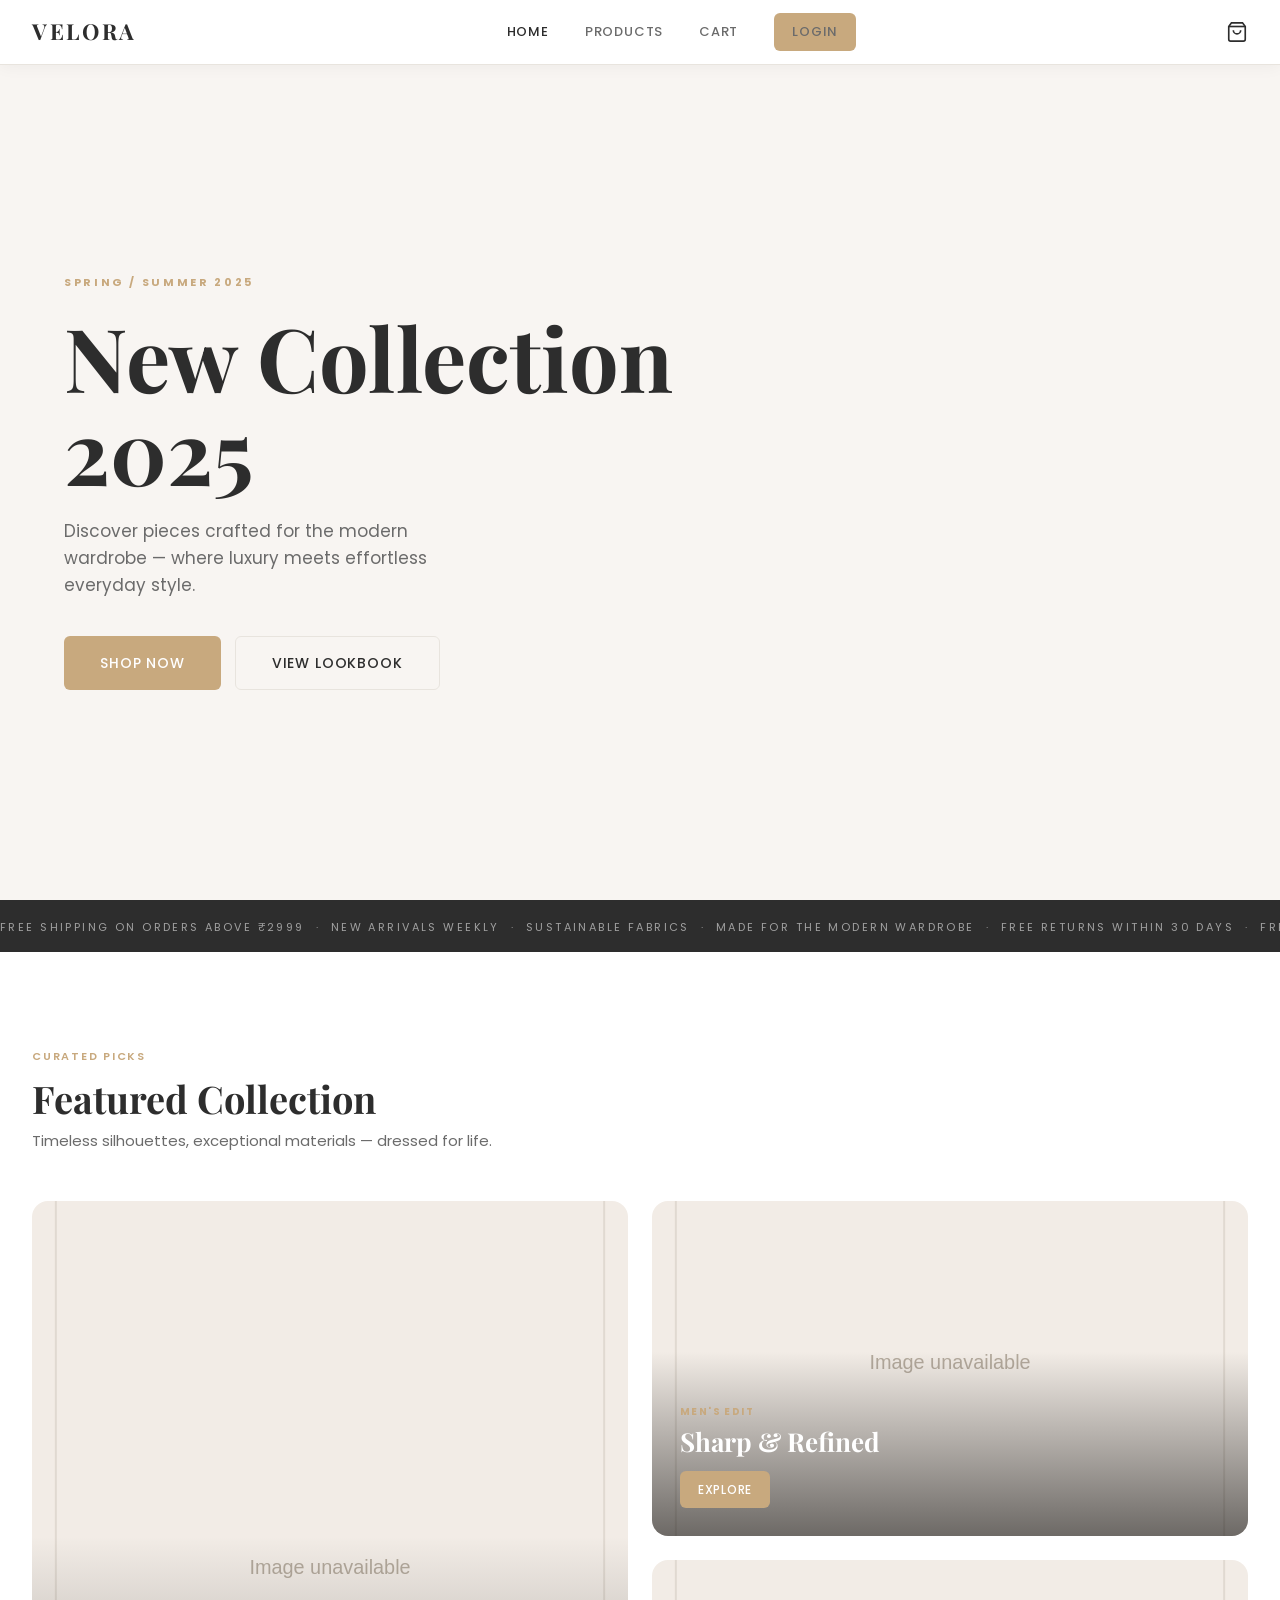
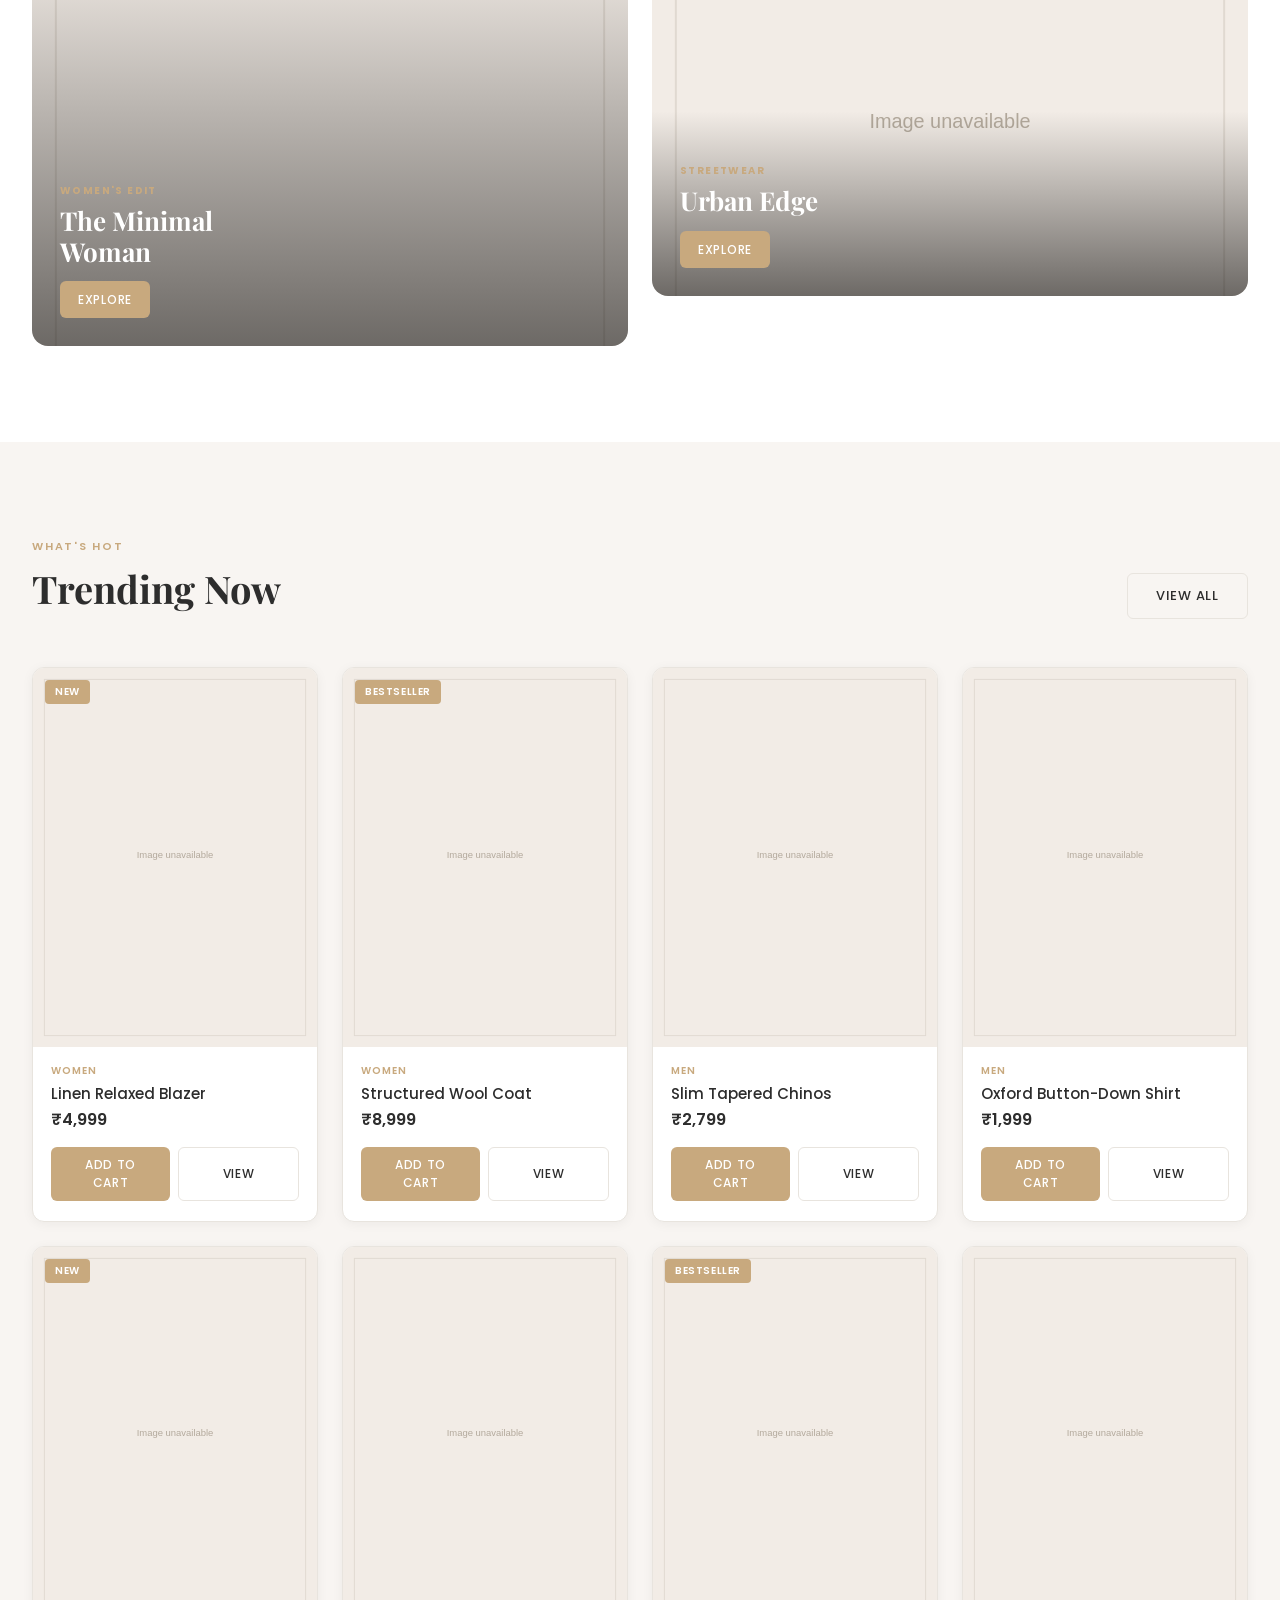
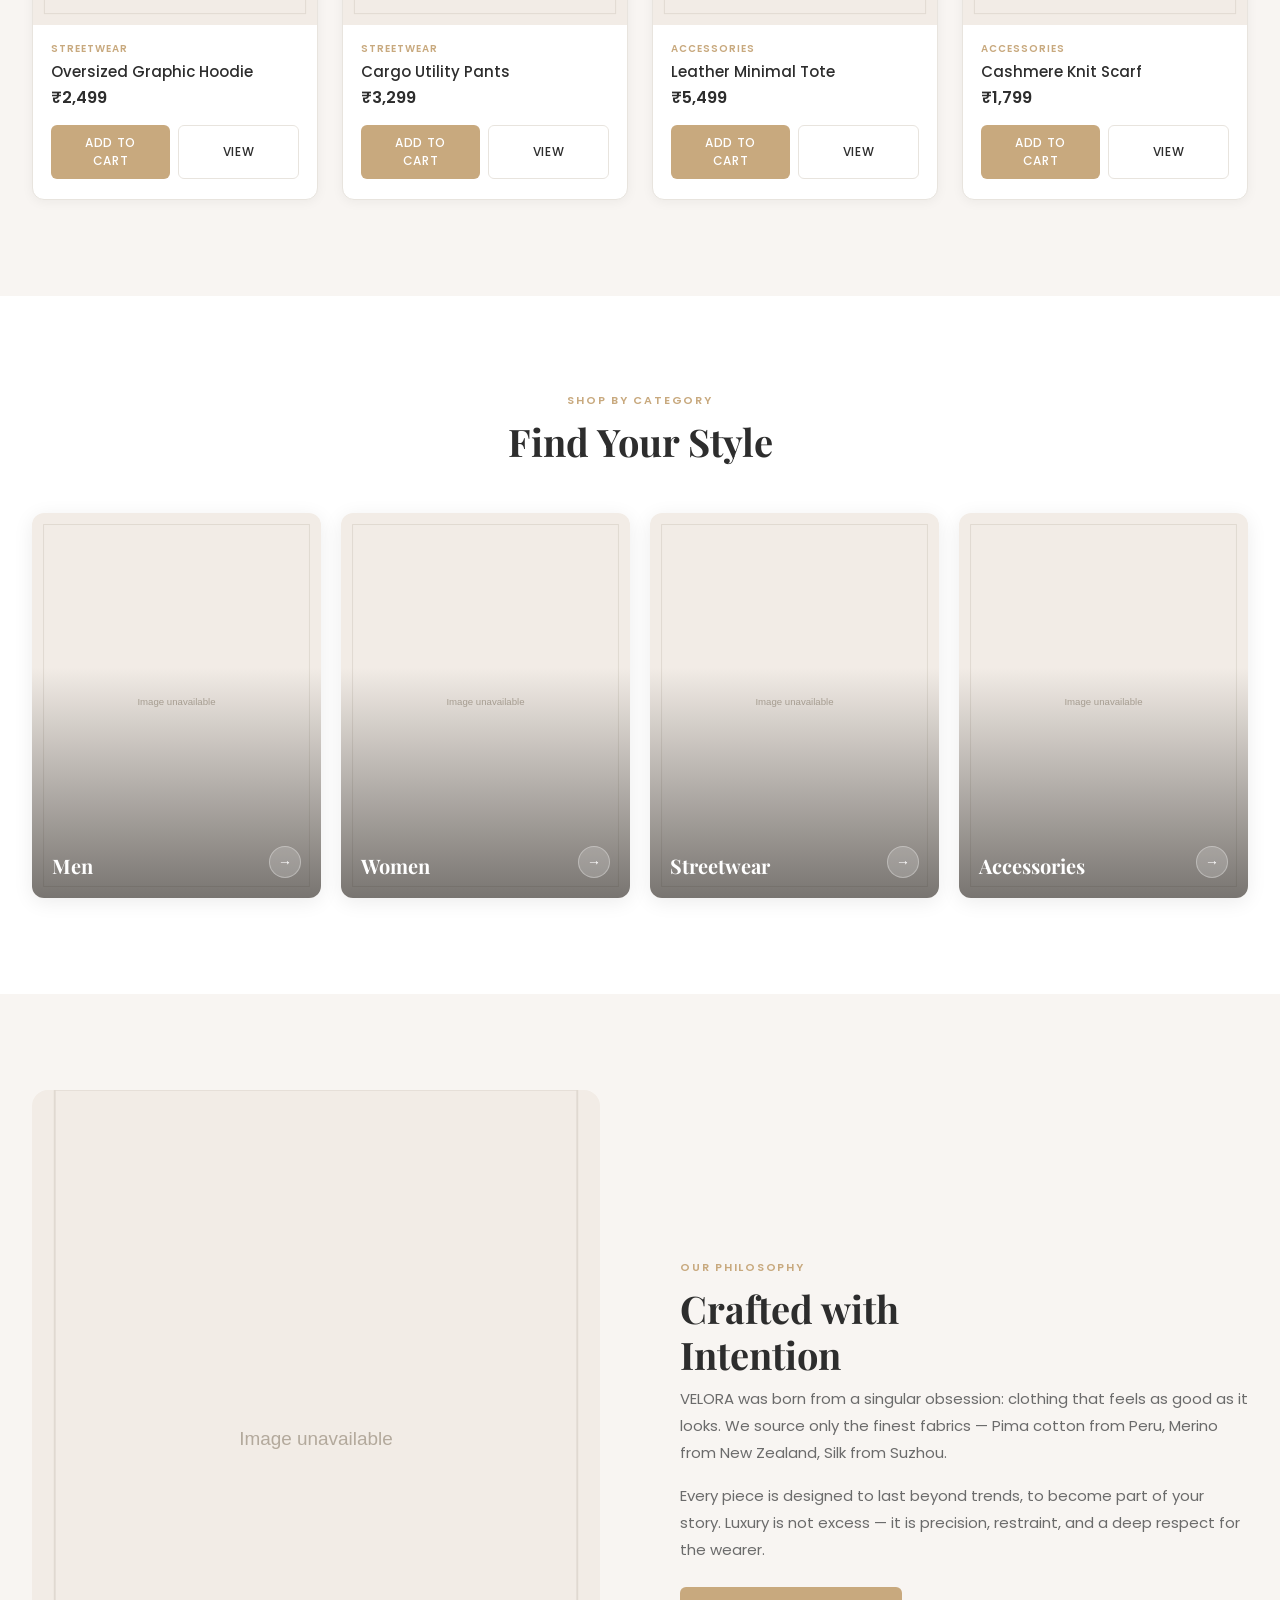
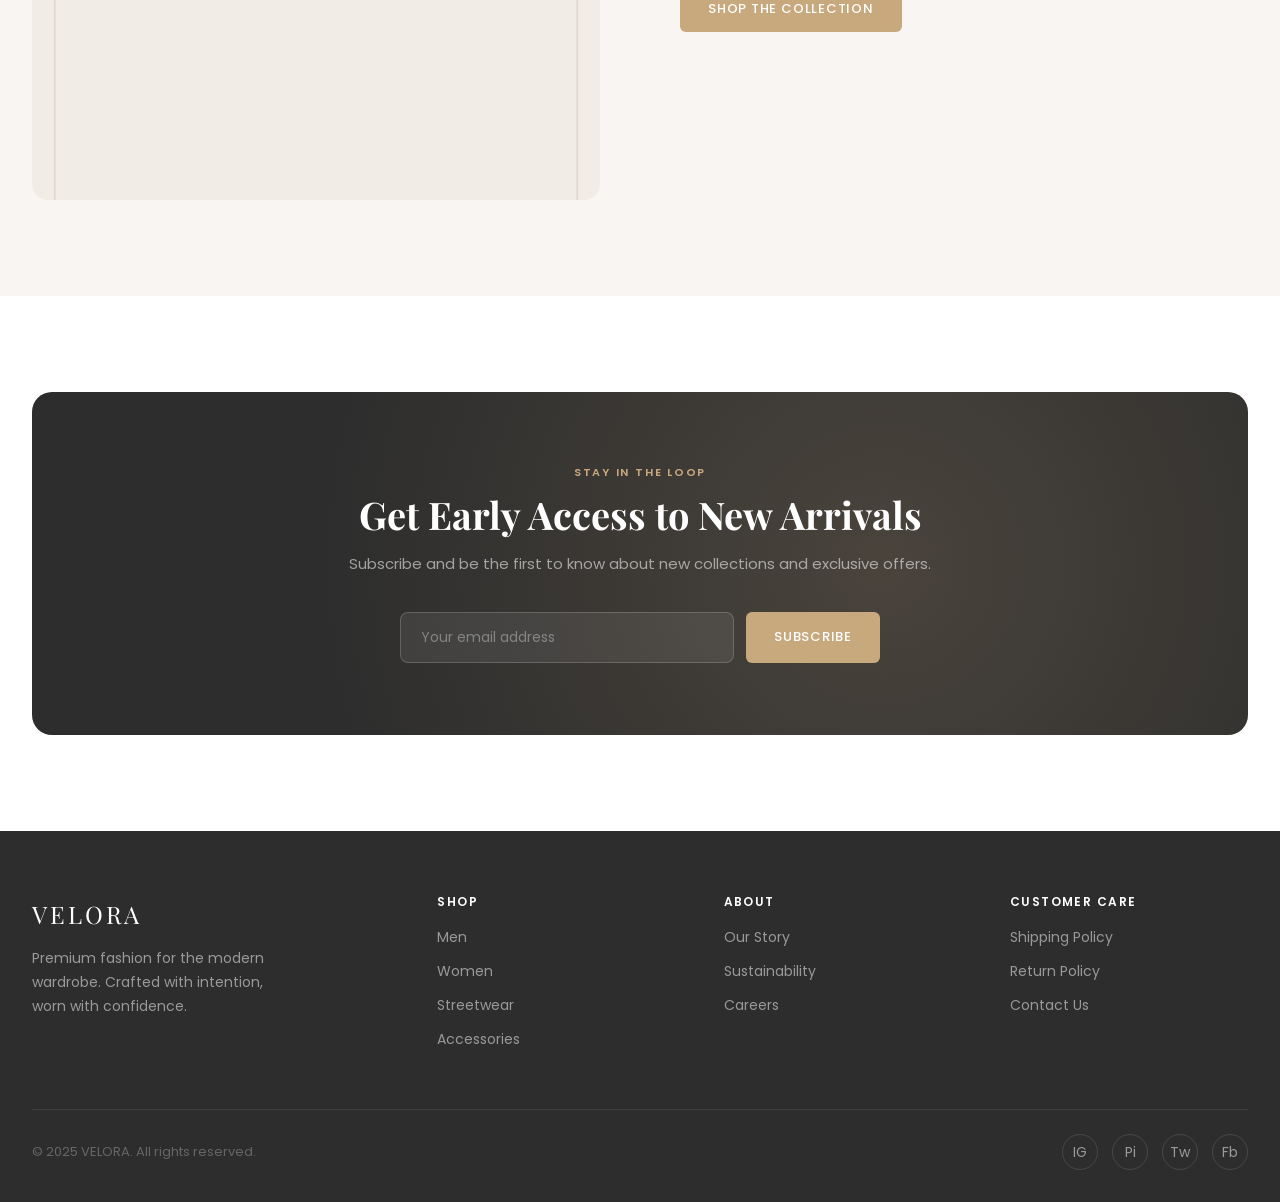
<file: index.html>
﻿<!doctype html>
<html lang="en">
  <head>
    <meta charset="UTF-8" />
    <meta name="viewport" content="width=device-width,initial-scale=1.0" />
    <title>VELORA – New Collection 2025</title>
    <link
      href="https://fonts.googleapis.com/css2?family=Playfair+Display:ital,wght@0,400;0,600;0,700;1,400&family=Poppins:wght@300;400;500;600&display=swap"
      rel="stylesheet"
    />
    <style>
      *,
      *::before,
      *::after {
        box-sizing: border-box;
        margin: 0;
        padding: 0;
      }
      html {
        scroll-behavior: smooth;
      }
      body {
        background: #f8f5f2;
        color: #2d2d2d;
        font-family: "Poppins", sans-serif;
        font-size: 15px;
        line-height: 1.6;
        -webkit-font-smoothing: antialiased;
      }
      img {
        display: block;
        width: 100%;
        object-fit: cover;
      }
      a {
        color: inherit;
        text-decoration: none;
      }
      h1,
      h2,
      h3,
      h4 {
        font-family: "Playfair Display", serif;
        line-height: 1.2;
      }
      /* Navbar */
      .navbar {
        position: sticky;
        top: 0;
        z-index: 100;
        background: #fff;
        box-shadow:
          0 1px 0 #e8e4de,
          0 2px 16px rgba(0, 0, 0, 0.05);
        height: 64px;
        display: flex;
        align-items: center;
      }
      .nav-inner {
        max-width: 1280px;
        margin: 0 auto;
        width: 100%;
        padding: 0 32px;
        display: flex;
        align-items: center;
        justify-content: space-between;
      }
      .nav-logo {
        font-family: "Playfair Display", serif;
        font-size: 22px;
        font-weight: 700;
        letter-spacing: 0.12em;
        color: #2d2d2d;
      }
      .nav-links {
        display: flex;
        align-items: center;
        gap: 36px;
      }
      .nav-links a {
        font-size: 13px;
        font-weight: 500;
        letter-spacing: 0.06em;
        text-transform: uppercase;
        color: #6b6b6b;
        transition: color 0.2s;
      }
      .nav-links a:hover,
      .nav-links a.active {
        color: #2d2d2d;
      }
      .cart-wrap {
        position: relative;
        display: flex;
        align-items: center;
        cursor: pointer;
      }
      .cart-badge {
        position: absolute;
        top: -8px;
        right: -10px;
        background: #c8a97e;
        color: #fff;
        font-size: 10px;
        font-weight: 700;
        width: 18px;
        height: 18px;
        border-radius: 50%;
        display: none;
        align-items: center;
        justify-content: center;
      }
      .hamburger {
        display: none;
        background: none;
        border: none;
        cursor: pointer;
        padding: 4px;
      }
      .hamburger span {
        display: block;
        width: 24px;
        height: 2px;
        background: #2d2d2d;
        margin: 5px 0;
        transition: 0.3s;
      }
      .mobile-menu {
        display: none;
        flex-direction: column;
        position: absolute;
        top: 64px;
        left: 0;
        right: 0;
        background: #fff;
        border-top: 1px solid #e8e4de;
        padding: 16px 32px 24px;
        box-shadow: 0 8px 24px rgba(0, 0, 0, 0.08);
        z-index: 99;
      }
      .mobile-menu.open {
        display: flex;
      }
      .mobile-menu a {
        padding: 12px 0;
        border-bottom: 1px solid #e8e4de;
        font-size: 14px;
        font-weight: 500;
        color: #2d2d2d;
      }
      .mobile-menu a:last-child {
        border: none;
      }
      /* Buttons */
      .btn {
        display: inline-flex;
        align-items: center;
        justify-content: center;
        gap: 8px;
        padding: 12px 28px;
        background: #c8a97e;
        color: #fff;
        border: none;
        border-radius: 6px;
        font-family: "Poppins", sans-serif;
        font-size: 13px;
        font-weight: 500;
        letter-spacing: 0.06em;
        text-transform: uppercase;
        cursor: pointer;
        transition:
          background 0.2s,
          transform 0.15s,
          box-shadow 0.2s;
      }
      .btn:hover {
        background: #b89666;
        transform: translateY(-1px);
        box-shadow: 0 6px 20px rgba(200, 169, 126, 0.32);
      }
      .btn-outline {
        background: transparent;
        color: #2d2d2d;
        border: 1.5px solid #e8e4de;
      }
      .btn-outline:hover {
        background: #f8f5f2;
        border-color: #c8a97e;
        color: #c8a97e;
        box-shadow: none;
      }
      .btn-lg {
        padding: 15px 36px;
        font-size: 14px;
      }
      .btn-sm {
        padding: 9px 18px;
        font-size: 12px;
      }
      /* Helpers */
      .section-label {
        font-size: 11px;
        font-weight: 600;
        letter-spacing: 0.16em;
        text-transform: uppercase;
        color: #c8a97e;
        margin-bottom: 10px;
      }
      .section-title {
        font-family: "Playfair Display", serif;
        font-size: clamp(26px, 3.5vw, 38px);
        color: #2d2d2d;
        margin-bottom: 8px;
      }
      .section-sub {
        color: #6b6b6b;
        font-size: 15px;
        max-width: 480px;
      }
      /* Product cards */
      .product-card {
        background: #fff;
        border: 1px solid #e8e4de;
        border-radius: 12px;
        overflow: hidden;
        box-shadow: 0 2px 12px rgba(0, 0, 0, 0.05);
        transition:
          transform 0.3s,
          box-shadow 0.3s;
        cursor: pointer;
      }
      .product-card:hover {
        transform: translateY(-6px);
        box-shadow: 0 16px 40px rgba(0, 0, 0, 0.1);
      }
      .img-wrap {
        aspect-ratio: 3/4;
        overflow: hidden;
        position: relative;
      }
      .img-wrap img {
        height: 100%;
        width: 100%;
        object-fit: cover;
        transition: transform 0.5s;
      }
      .product-card:hover .img-wrap img {
        transform: scale(1.06);
      }
      .badge {
        position: absolute;
        top: 12px;
        left: 12px;
        background: #c8a97e;
        color: #fff;
        font-size: 10px;
        font-weight: 600;
        letter-spacing: 0.06em;
        text-transform: uppercase;
        padding: 4px 10px;
        border-radius: 4px;
      }
      .card-body {
        padding: 16px 18px 20px;
      }
      .cat-tag {
        font-size: 10px;
        font-weight: 600;
        letter-spacing: 0.1em;
        text-transform: uppercase;
        color: #c8a97e;
        margin-bottom: 6px;
      }
      .card-body h3 {
        font-family: "Poppins", sans-serif;
        font-size: 15px;
        font-weight: 500;
        margin-bottom: 4px;
      }
      .price {
        font-size: 16px;
        font-weight: 600;
        margin-bottom: 14px;
      }
      .card-actions {
        display: flex;
        gap: 8px;
      }
      .card-actions .btn {
        flex: 1;
      }
      .products-grid {
        display: grid;
        grid-template-columns: repeat(auto-fill, minmax(260px, 1fr));
        gap: 24px;
      }
      /* Footer */
      footer {
        background: #2d2d2d;
        color: #c8c8c8;
        padding: 64px 32px 32px;
      }
      .footer-inner {
        max-width: 1280px;
        margin: 0 auto;
        display: grid;
        grid-template-columns: 1.5fr repeat(3, 1fr);
        gap: 48px;
      }
      .footer-logo {
        font-family: "Playfair Display", serif;
        font-size: 24px;
        color: #fff;
        letter-spacing: 0.12em;
        margin-bottom: 14px;
      }
      .footer-brand p {
        font-size: 14px;
        line-height: 1.7;
        color: #999;
        max-width: 240px;
      }
      footer h4 {
        font-family: "Poppins", sans-serif;
        font-size: 12px;
        font-weight: 600;
        letter-spacing: 0.12em;
        text-transform: uppercase;
        color: #fff;
        margin-bottom: 16px;
      }
      footer ul {
        list-style: none;
      }
      footer ul li {
        margin-bottom: 10px;
      }
      footer ul li a {
        font-size: 14px;
        color: #999;
        transition: color 0.2s;
      }
      footer ul li a:hover {
        color: #c8a97e;
      }
      .footer-bottom {
        max-width: 1280px;
        margin: 48px auto 0;
        padding-top: 24px;
        border-top: 1px solid rgba(255, 255, 255, 0.08);
        display: flex;
        align-items: center;
        justify-content: space-between;
        flex-wrap: wrap;
        gap: 12px;
      }
      .footer-bottom p {
        font-size: 13px;
        color: #666;
      }
      .social-icons {
        display: flex;
        gap: 14px;
      }
      .social-icons a {
        width: 36px;
        height: 36px;
        border-radius: 50%;
        border: 1px solid rgba(255, 255, 255, 0.12);
        display: flex;
        align-items: center;
        justify-content: center;
        color: #999;
        font-size: 14px;
        transition:
          background 0.2s,
          color 0.2s,
          border-color 0.2s;
      }
      .social-icons a:hover {
        background: #c8a97e;
        border-color: #c8a97e;
        color: #fff;
      }
      /* Animations */
      @keyframes toastIn {
        from {
          opacity: 0;
          transform: translateY(12px);
        }
        to {
          opacity: 1;
          transform: translateY(0);
        }
      }
      @keyframes toastOut {
        from {
          opacity: 1;
        }
        to {
          opacity: 0;
          transform: translateY(12px);
        }
      }
      @keyframes fadeUp {
        from {
          opacity: 0;
          transform: translateY(24px);
        }
        to {
          opacity: 1;
          transform: translateY(0);
        }
      }
      @keyframes heroPan {
        from {
          transform: scale(1.04);
        }
        to {
          transform: scale(1.08) translateX(-2%);
        }
      }
      @keyframes marqueeAnim {
        from {
          transform: translateX(0);
        }
        to {
          transform: translateX(-50%);
        }
      }
      /* Hero */
      .hero {
        position: relative;
        height: calc(100vh - 64px);
        min-height: 520px;
        overflow: hidden;
        display: flex;
        align-items: center;
      }
      .hero-bg {
        position: absolute;
        inset: 0;
        background: url("https://images.unsplash.com/photo-1490481651871-ab68de25d43d?w=1600&q=85")
          center/cover no-repeat;
        animation: heroPan 18s ease-in-out infinite alternate;
      }
      .hero-overlay {
        position: absolute;
        inset: 0;
        background: linear-gradient(
          100deg,
          rgba(248, 245, 242, 0.75) 0%,
          rgba(248, 245, 242, 0.15) 80%
        );
      }
      .hero-content {
        position: relative;
        z-index: 2;
        max-width: 1280px;
        margin: 0 auto;
        padding: 0 64px;
        width: 100%;
      }
      .hero-eyebrow {
        font-size: 11px;
        font-weight: 700;
        letter-spacing: 0.24em;
        text-transform: uppercase;
        color: #c8a97e;
        margin-bottom: 18px;
        animation: fadeUp 0.7s 0.1s both;
      }
      .hero h1 {
        font-size: clamp(42px, 7vw, 88px);
        font-weight: 700;
        line-height: 1.06;
        color: #2d2d2d;
        margin-bottom: 22px;
        animation: fadeUp 0.7s 0.2s both;
      }
      .hero p {
        font-size: 17px;
        color: #6b6b6b;
        max-width: 420px;
        margin-bottom: 36px;
        animation: fadeUp 0.7s 0.3s both;
      }
      .hero-cta {
        animation: fadeUp 0.7s 0.4s both;
        display: flex;
        gap: 14px;
        flex-wrap: wrap;
      }
      /* Marquee */
      .marquee-bar {
        background: #2d2d2d;
        padding: 14px 0;
        overflow: hidden;
        white-space: nowrap;
      }
      .marquee-inner {
        display: inline-block;
        animation: marqueeAnim 28s linear infinite;
        font-size: 11px;
        letter-spacing: 0.22em;
        text-transform: uppercase;
        color: rgba(255, 255, 255, 0.55);
      }
      /* Sections */
      .section {
        padding: 96px 32px;
      }
      .section-inner {
        max-width: 1280px;
        margin: 0 auto;
      }
      /* Featured */
      .featured-grid {
        display: grid;
        grid-template-columns: 1fr 1fr;
        gap: 24px;
      }
      .featured-card {
        border-radius: 16px;
        overflow: hidden;
        position: relative;
        aspect-ratio: 4/5;
        cursor: pointer;
      }
      .featured-card img {
        width: 100%;
        height: 100%;
        object-fit: cover;
        transition: transform 0.6s;
      }
      .featured-card:hover img {
        transform: scale(1.06);
      }
      .fc-overlay {
        position: absolute;
        inset: 0;
        background: linear-gradient(
          to top,
          rgba(20, 18, 16, 0.6) 0%,
          transparent 55%
        );
      }
      .fc-content {
        position: absolute;
        bottom: 28px;
        left: 28px;
      }
      .fc-tag {
        font-size: 10px;
        letter-spacing: 0.14em;
        text-transform: uppercase;
        color: #c8a97e;
        font-weight: 700;
        margin-bottom: 6px;
      }
      .fc-content h3 {
        font-family: "Playfair Display", serif;
        font-size: 26px;
        color: #fff;
        margin-bottom: 14px;
      }
      /* Categories */
      .cats-grid {
        display: grid;
        grid-template-columns: repeat(4, 1fr);
        gap: 20px;
      }
      .cat-card {
        border-radius: 12px;
        overflow: hidden;
        position: relative;
        aspect-ratio: 3/4;
        cursor: pointer;
        box-shadow: 0 4px 20px rgba(0, 0, 0, 0.08);
      }
      .cat-card img {
        width: 100%;
        height: 100%;
        object-fit: cover;
        transition: transform 0.5s;
      }
      .cat-card:hover img {
        transform: scale(1.08);
      }
      .cat-overlay {
        position: absolute;
        inset: 0;
        background: linear-gradient(
          to top,
          rgba(20, 18, 16, 0.55) 0%,
          transparent 60%
        );
        transition: background 0.3s;
      }
      .cat-card:hover .cat-overlay {
        background: linear-gradient(
          to top,
          rgba(20, 18, 16, 0.7) 0%,
          transparent 100%
        );
      }
      .cat-label {
        position: absolute;
        bottom: 0;
        left: 0;
        right: 0;
        padding: 20px;
        display: flex;
        align-items: flex-end;
        justify-content: space-between;
      }
      .cat-label h3 {
        font-family: "Playfair Display", serif;
        font-size: 20px;
        color: #fff;
      }
      .cat-arrow {
        width: 32px;
        height: 32px;
        border-radius: 50%;
        background: rgba(255, 255, 255, 0.18);
        border: 1px solid rgba(255, 255, 255, 0.3);
        display: flex;
        align-items: center;
        justify-content: center;
        color: #fff;
        font-size: 14px;
        transition:
          background 0.2s,
          transform 0.2s;
      }
      .cat-card:hover .cat-arrow {
        background: #c8a97e;
        transform: translateX(3px);
      }
      /* Story */
      .story-grid {
        display: grid;
        grid-template-columns: 1fr 1fr;
        gap: 80px;
        align-items: center;
      }
      .story-img {
        aspect-ratio: 4/5;
        border-radius: 16px;
        overflow: hidden;
      }
      .story-img img {
        width: 100%;
        height: 100%;
        object-fit: cover;
      }
      .story-text p {
        color: #6b6b6b;
        margin-bottom: 16px;
        font-size: 15px;
        line-height: 1.8;
      }
      /* Newsletter */
      .newsletter {
        background: #2d2d2d;
        border-radius: 20px;
        padding: 72px 64px;
        text-align: center;
        position: relative;
        overflow: hidden;
      }
      .newsletter::before {
        content: "";
        position: absolute;
        inset: 0;
        background: radial-gradient(
          circle at 70% 50%,
          rgba(200, 169, 126, 0.18) 0%,
          transparent 65%
        );
      }
      .newsletter h2 {
        font-size: clamp(26px, 3vw, 38px);
        color: #fff;
        margin-bottom: 14px;
        position: relative;
      }
      .newsletter p {
        color: rgba(255, 255, 255, 0.55);
        margin-bottom: 36px;
        position: relative;
      }
      .nl-form {
        display: flex;
        gap: 12px;
        max-width: 480px;
        margin: 0 auto;
        position: relative;
      }
      .nl-form input {
        flex: 1;
        padding: 14px 20px;
        border: 1.5px solid rgba(255, 255, 255, 0.18);
        background: rgba(255, 255, 255, 0.08);
        color: #fff;
        border-radius: 8px;
        font-family: "Poppins", sans-serif;
        font-size: 14px;
        outline: none;
      }
      .nl-form input::placeholder {
        color: rgba(255, 255, 255, 0.35);
      }
      .nl-form input:focus {
        border-color: #c8a97e;
      }
      /* Responsive */
      @media (max-width: 1024px) {
        .cats-grid {
          grid-template-columns: repeat(2, 1fr);
        }
        .footer-inner {
          grid-template-columns: 1fr 1fr !important;
          gap: 32px;
        }
      }
      @media (max-width: 768px) {
        .nav-inner {
          padding: 0 20px;
        }
        .nav-links {
          display: none;
        }
        .hamburger {
          display: block;
        }
        .hero-content {
          padding: 0 24px;
        }
        .featured-grid {
          grid-template-columns: 1fr;
        }
        .story-grid {
          grid-template-columns: 1fr;
          gap: 40px;
        }
        .newsletter {
          padding: 48px 24px;
        }
        .nl-form {
          flex-direction: column;
        }
        .section {
          padding: 64px 20px;
        }
        .footer-inner {
          grid-template-columns: 1fr !important;
          gap: 28px;
        }
        .products-grid {
          grid-template-columns: repeat(2, 1fr) !important;
          gap: 16px;
        }
      }
      @media (max-width: 480px) {
        .cats-grid {
          grid-template-columns: repeat(2, 1fr);
        }
        .products-grid {
          grid-template-columns: 1fr !important;
        }
      }
    </style>
  </head>
  <body>
    <nav class="navbar">
      <div class="nav-inner">
        <a href="index.html" class="nav-logo">VELORA</a>
        <div class="nav-links">
          <a href="index.html" class="active">Home</a>
          <a href="products.html">Products</a>
          <a href="cart.html" style="position: relative"
            >Cart<span
              class="cart-badge"
              style="position: absolute; top: -8px; right: -16px"
              >0</span
            ></a
          >
          <a href="login.html" class="btn btn-sm" id="authLink">Login</a>
        </div>
        <div style="display: flex; align-items: center; gap: 16px">
          <a href="cart.html" class="cart-wrap">
            <svg
              width="22"
              height="22"
              viewBox="0 0 24 24"
              fill="none"
              stroke="#2D2D2D"
              stroke-width="1.8"
            >
              <path d="M6 2L3 6v14a2 2 0 002 2h14a2 2 0 002-2V6l-3-4z" />
              <line x1="3" y1="6" x2="21" y2="6" />
              <path d="M16 10a4 4 0 01-8 0" />
            </svg>
            <span class="cart-badge">0</span>
          </a>
          <button class="hamburger" id="menuToggle">
            <span></span><span></span><span></span>
          </button>
        </div>
      </div>
      <div class="mobile-menu" id="mobileMenu">
        <a href="index.html">Home</a><a href="products.html">Products</a
        ><a href="cart.html">Cart</a><a href="login.html" id="mobileAuthLink">Login</a>
      </div>
    </nav>

    <section class="hero">
      <div class="hero-bg"></div>
      <div class="hero-overlay"></div>
      <div class="hero-content">
        <div class="hero-eyebrow">Spring / Summer 2025</div>
        <h1>New Collection<br />2025</h1>
        <p>
          Discover pieces crafted for the modern wardrobe — where luxury meets
          effortless everyday style.
        </p>
        <div class="hero-cta">
          <a href="products.html" class="btn btn-lg">Shop Now</a>
          <a href="products.html" class="btn btn-outline btn-lg"
            >View Lookbook</a
          >
        </div>
      </div>
    </section>

    <div class="marquee-bar">
      <div class="marquee-inner">
        FREE SHIPPING ON ORDERS ABOVE ₹2999 &nbsp;·&nbsp; NEW ARRIVALS WEEKLY
        &nbsp;·&nbsp; SUSTAINABLE FABRICS &nbsp;·&nbsp; MADE FOR THE MODERN
        WARDROBE &nbsp;·&nbsp; FREE RETURNS WITHIN 30 DAYS &nbsp;·&nbsp; FREE
        SHIPPING ON ORDERS ABOVE ₹2999 &nbsp;·&nbsp; NEW ARRIVALS WEEKLY
        &nbsp;·&nbsp; SUSTAINABLE FABRICS &nbsp;·&nbsp; MADE FOR THE MODERN
        WARDROBE &nbsp;·&nbsp; FREE RETURNS WITHIN 30 DAYS &nbsp;·&nbsp;
      </div>
    </div>

    <section class="section" style="background: #fff">
      <div class="section-inner">
        <div style="margin-bottom: 48px">
          <div class="section-label">Curated Picks</div>
          <h2 class="section-title">Featured Collection</h2>
          <p class="section-sub">
            Timeless silhouettes, exceptional materials — dressed for life.
          </p>
        </div>
        <div class="featured-grid">
          <div
            class="featured-card"
            onclick="location = 'products.html?cat=Women'"
          >
            <img
              src="https://images.unsplash.com/photo-1515886657613-9f3515b0c78f?w=800&q=80"
              alt="Women"
              loading="lazy"
            />
            <div class="fc-overlay"></div>
            <div class="fc-content">
              <div class="fc-tag">Women's Edit</div>
              <h3>The Minimal<br />Woman</h3>
              <a
                href="products.html?cat=Women"
                class="btn btn-sm"
                onclick="event.stopPropagation()"
                >Explore</a
              >
            </div>
          </div>
          <div style="display: flex; flex-direction: column; gap: 24px">
            <div
              class="featured-card"
              style="aspect-ratio: 16/9"
              onclick="location = 'products.html?cat=Men'"
            >
              <img
                src="https://images.unsplash.com/photo-1507003211169-0a1dd7228f2d?w=800&q=80"
                alt="Men"
                loading="lazy"
              />
              <div class="fc-overlay"></div>
              <div class="fc-content">
                <div class="fc-tag">Men's Edit</div>
                <h3>Sharp &amp; Refined</h3>
                <a
                  href="products.html?cat=Men"
                  class="btn btn-sm"
                  onclick="event.stopPropagation()"
                  >Explore</a
                >
              </div>
            </div>
            <div
              class="featured-card"
              style="aspect-ratio: 16/9"
              onclick="location = 'products.html?cat=Streetwear'"
            >
              <img
                src="https://images.unsplash.com/photo-1523398002811-999ca8dec234?w=800&q=80"
                alt="Streetwear"
                loading="lazy"
              />
              <div class="fc-overlay"></div>
              <div class="fc-content">
                <div class="fc-tag">Streetwear</div>
                <h3>Urban Edge</h3>
                <a
                  href="products.html?cat=Streetwear"
                  class="btn btn-sm"
                  onclick="event.stopPropagation()"
                  >Explore</a
                >
              </div>
            </div>
          </div>
        </div>
      </div>
    </section>

    <section class="section">
      <div class="section-inner">
        <div
          style="
            display: flex;
            align-items: flex-end;
            justify-content: space-between;
            flex-wrap: wrap;
            gap: 20px;
            margin-bottom: 48px;
          "
        >
          <div>
            <div class="section-label">What's Hot</div>
            <h2 class="section-title">Trending Now</h2>
          </div>
          <a href="products.html" class="btn btn-outline">View All</a>
        </div>
        <div class="products-grid" id="trendingGrid"></div>
      </div>
    </section>

    <section class="section" style="background: #fff">
      <div class="section-inner">
        <div style="text-align: center; margin-bottom: 48px">
          <div class="section-label">Shop By Category</div>
          <h2 class="section-title">Find Your Style</h2>
        </div>
        <div class="cats-grid">
          <div class="cat-card" onclick="location = 'products.html?cat=Men'">
            <img
              src="https://images.unsplash.com/photo-1617196034183-421b4040ed20?w=600&q=80"
              alt="Men"
              loading="lazy"
            />
            <div class="cat-overlay"></div>
            <div class="cat-label">
              <h3>Men</h3>
              <span class="cat-arrow">→</span>
            </div>
          </div>
          <div class="cat-card" onclick="location = 'products.html?cat=Women'">
            <img
              src="https://images.unsplash.com/photo-1529139574466-a303027c1d8b?w=600&q=80"
              alt="Women"
              loading="lazy"
            />
            <div class="cat-overlay"></div>
            <div class="cat-label">
              <h3>Women</h3>
              <span class="cat-arrow">→</span>
            </div>
          </div>
          <div
            class="cat-card"
            onclick="location = 'products.html?cat=Streetwear'"
          >
            <img
              src="https://images.unsplash.com/photo-1511400631714-5b8a5c3b4bc7?w=600&q=80"
              alt="Streetwear"
              loading="lazy"
            />
            <div class="cat-overlay"></div>
            <div class="cat-label">
              <h3>Streetwear</h3>
              <span class="cat-arrow">→</span>
            </div>
          </div>
          <div
            class="cat-card"
            onclick="location = 'products.html?cat=Accessories'"
          >
            <img
              src="https://images.unsplash.com/photo-1584917865442-de89df76afd3?w=600&q=80"
              alt="Accessories"
              loading="lazy"
            />
            <div class="cat-overlay"></div>
            <div class="cat-label">
              <h3>Accessories</h3>
              <span class="cat-arrow">→</span>
            </div>
          </div>
        </div>
      </div>
    </section>

    <section class="section">
      <div class="section-inner">
        <div class="story-grid">
          <div class="story-img">
            <img
              src="https://images.unsplash.com/photo-1558618666-fcd25c85cd64?w=800&q=80"
              alt="Brand"
              loading="lazy"
            />
          </div>
          <div class="story-text">
            <div class="section-label">Our Philosophy</div>
            <h2 class="section-title">Crafted with<br />Intention</h2>
            <p>
              VELORA was born from a singular obsession: clothing that feels as
              good as it looks. We source only the finest fabrics — Pima cotton
              from Peru, Merino from New Zealand, Silk from Suzhou.
            </p>
            <p>
              Every piece is designed to last beyond trends, to become part of
              your story. Luxury is not excess — it is precision, restraint, and
              a deep respect for the wearer.
            </p>
            <a href="products.html" class="btn" style="margin-top: 8px"
              >Shop The Collection</a
            >
          </div>
        </div>
      </div>
    </section>

    <section class="section" style="background: #fff">
      <div class="section-inner">
        <div class="newsletter">
          <div class="section-label" style="color: #c8a97e">
            Stay in the Loop
          </div>
          <h2>Get Early Access to New Arrivals</h2>
          <p>
            Subscribe and be the first to know about new collections and
            exclusive offers.
          </p>
          <div class="nl-form">
            <input type="email" placeholder="Your email address" id="nlEmail" />
            <button class="btn" onclick="doSubscribe()">Subscribe</button>
          </div>
        </div>
      </div>
    </section>

    <footer>
      <div class="footer-inner">
        <div class="footer-brand">
          <div class="footer-logo">VELORA</div>
          <p>
            Premium fashion for the modern wardrobe. Crafted with intention,
            worn with confidence.
          </p>
        </div>
        <div>
          <h4>Shop</h4>
          <ul>
            <li><a href="products.html?cat=Men">Men</a></li>
            <li><a href="products.html?cat=Women">Women</a></li>
            <li><a href="products.html?cat=Streetwear">Streetwear</a></li>
            <li><a href="products.html?cat=Accessories">Accessories</a></li>
          </ul>
        </div>
        <div>
          <h4>About</h4>
          <ul>
            <li><a href="#">Our Story</a></li>
            <li><a href="#">Sustainability</a></li>
            <li><a href="#">Careers</a></li>
          </ul>
        </div>
        <div>
          <h4>Customer Care</h4>
          <ul>
            <li><a href="#">Shipping Policy</a></li>
            <li><a href="#">Return Policy</a></li>
            <li><a href="#">Contact Us</a></li>
          </ul>
        </div>
      </div>
      <div class="footer-bottom">
        <p>© 2025 VELORA. All rights reserved.</p>
        <div class="social-icons">
          <a href="#">IG</a><a href="#">Pi</a><a href="#">Tw</a
          ><a href="#">Fb</a>
        </div>
      </div>
    </footer>

    <script>
      const PRODUCTS = [
        {
          id: 1,
          name: "Linen Relaxed Blazer",
          price: 4999,
          category: "Women",
          image:
            "https://images.unsplash.com/photo-1594938298603-c8148c4b4a2b?w=600&q=80",
          material: "100% Linen",
          fit: "Relaxed Fit",
          care: "Dry Clean Only",
          badge: "New",
          description:
            "A relaxed-fit blazer crafted from premium linen. Perfect for effortless sophistication.",
        },
        {
          id: 2,
          name: "Structured Wool Coat",
          price: 8999,
          category: "Women",
          image:
            "https://images.unsplash.com/photo-1539109136881-3be0616acf4b?w=600&q=80",
          material: "90% Merino Wool, 10% Cashmere",
          fit: "Tailored Fit",
          care: "Dry Clean Only",
          badge: "Bestseller",
          description: "A timeless structured coat in fine merino wool.",
        },
        {
          id: 3,
          name: "Slim Tapered Chinos",
          price: 2799,
          category: "Men",
          image:
            "https://images.unsplash.com/photo-1552902865-b72c031ac5ea?w=600&q=80",
          material: "98% Cotton, 2% Elastane",
          fit: "Slim Tapered",
          care: "Machine Wash Cold",
          badge: "",
          description: "Slim tapered chinos with a refined finish.",
        },
        {
          id: 4,
          name: "Oxford Button-Down Shirt",
          price: 1999,
          category: "Men",
          image:
            "https://images.unsplash.com/photo-1620012253295-c15cc3e65df4?w=600&q=80",
          material: "100% Oxford Cotton",
          fit: "Regular Fit",
          care: "Machine Wash Warm",
          badge: "",
          description: "A classic Oxford shirt, elevated with premium fabric.",
        },
        {
          id: 5,
          name: "Oversized Graphic Hoodie",
          price: 2499,
          category: "Streetwear",
          image:
            "https://images.unsplash.com/photo-1556821840-3a63f15732ce?w=600&q=80",
          material: "100% Heavyweight Cotton",
          fit: "Oversized Fit",
          care: "Machine Wash Cold",
          badge: "New",
          description:
            "Heavyweight oversized hoodie with a bold graphic print.",
        },
        {
          id: 6,
          name: "Cargo Utility Pants",
          price: 3299,
          category: "Streetwear",
          image:
            "https://images.unsplash.com/photo-1624378439575-d8705ad7ae80?w=600&q=80",
          material: "100% Ripstop Cotton",
          fit: "Relaxed Fit",
          care: "Machine Wash Cold",
          badge: "",
          description: "Technical cargo pants with multiple pockets.",
        },
        {
          id: 7,
          name: "Leather Minimal Tote",
          price: 5499,
          category: "Accessories",
          image:
            "https://images.unsplash.com/photo-1548036328-c9fa89d128fa?w=600&q=80",
          material: "Full-Grain Leather",
          fit: "One Size",
          care: "Spot Clean Only",
          badge: "Bestseller",
          description: "A clean-lined tote in full-grain leather.",
        },
        {
          id: 8,
          name: "Cashmere Knit Scarf",
          price: 1799,
          category: "Accessories",
          image:
            "https://images.unsplash.com/photo-1601924921557-45e6dea0a157?w=600&q=80",
          material: "100% Pure Cashmere",
          fit: "One Size",
          care: "Hand Wash Cold",
          badge: "",
          description: "Exceptionally soft pure cashmere scarf.",
        },
        {
          id: 9,
          name: "Silk Slip Dress",
          price: 6299,
          category: "Women",
          image:
            "https://images.unsplash.com/photo-1515372039744-b8f02a3ae446?w=600&q=80",
          material: "100% Silk",
          fit: "Relaxed Slip",
          care: "Dry Clean Only",
          badge: "New",
          description: "A fluid silk slip dress that moves beautifully.",
        },
        {
          id: 10,
          name: "Premium Crewneck Sweater",
          price: 2999,
          category: "Men",
          image:
            "https://images.unsplash.com/photo-1611312449408-fcece27cdbb7?w=600&q=80",
          material: "100% Pima Cotton",
          fit: "Regular Fit",
          care: "Machine Wash Cold",
          badge: "",
          description: "A wardrobe essential in fine Pima cotton.",
        },
        {
          id: 11,
          name: "Track Jacket",
          price: 2199,
          category: "Streetwear",
          image:
            "https://images.unsplash.com/photo-1591047139829-d91aecb6caea?w=600&q=80",
          material: "100% Recycled Polyester",
          fit: "Relaxed Fit",
          care: "Machine Wash Cold",
          badge: "",
          description: "A clean track jacket with minimal branding.",
        },
        {
          id: 12,
          name: "Suede Belt",
          price: 1299,
          category: "Accessories",
          image:
            "https://images.unsplash.com/photo-1553062407-98eeb64c6a62?w=600&q=80",
          material: "Genuine Suede, Brass Hardware",
          fit: "Adjustable",
          care: "Spot Clean",
          badge: "",
          description: "A refined suede belt with brass hardware.",
        },
      ];
      function getCart() {
        return JSON.parse(localStorage.getItem("velora_cart") || "[]");
      }
      function saveCart(c) {
        localStorage.setItem("velora_cart", JSON.stringify(c));
        updateBadge();
      }
      function addToCart(id, size, qty) {
        size = size || "M";
        qty = qty || 1;
        const cart = getCart();
        const p = PRODUCTS.find((x) => x.id === id);
        if (!p) return;
        const ex = cart.find((i) => i.id === id && i.size === size);
        if (ex) ex.qty += qty;
        else
          cart.push({
            id,
            name: p.name,
            price: p.price,
            image: p.image,
            size,
            qty,
          });
        saveCart(cart);
        toast(p.name + " added to cart");
      }
      function updateBadge() {
        const n = getCart().reduce((s, i) => s + i.qty, 0);
        document.querySelectorAll(".cart-badge").forEach((el) => {
          el.textContent = n;
          el.style.display = n > 0 ? "flex" : "none";
        });
      }
      function toast(msg) {
        const e = document.querySelector(".v-toast");
        if (e) e.remove();
        const t = document.createElement("div");
        t.className = "v-toast";
        t.innerHTML = "✓ " + msg;
        t.style.cssText =
          "position:fixed;bottom:32px;right:32px;z-index:9999;background:#2D2D2D;color:#fff;padding:14px 22px;border-radius:8px;font-family:Poppins,sans-serif;font-size:14px;display:flex;align-items:center;gap:10px;box-shadow:0 8px 32px rgba(0,0,0,.18);animation:toastIn .3s ease";
        document.body.appendChild(t);
        setTimeout(() => {
          t.style.opacity = "0";
          t.style.transition = "opacity .3s";
          setTimeout(() => t.remove(), 300);
        }, 2500);
      }
      function getUser() {
        try {
          return JSON.parse(localStorage.getItem("velora_user") || "{}");
        } catch (e) {
          return {};
        }
      }
      function syncAuthLinks() {
        const user = getUser();
        const loggedIn = user && user.loggedIn;
        const link = document.getElementById("authLink");
        const mobile = document.getElementById("mobileAuthLink");
        if (loggedIn) {
          if (link) {
            link.textContent = "Account";
            link.href = "profile.html";
          }
          if (mobile) {
            mobile.textContent = "Account";
            mobile.href = "profile.html";
          }
        } else {
          if (link) {
            link.textContent = "Login";
            link.href = "login.html";
          }
          if (mobile) {
            mobile.textContent = "Login";
            mobile.href = "login.html";
          }
        }
      }
      var IMG_PLACEHOLDER =
        "data:image/svg+xml;charset=UTF-8," +
        encodeURIComponent(
          "<svg xmlns='http://www.w3.org/2000/svg' width='600' height='800' viewBox='0 0 600 800'><rect width='100%' height='100%' fill='#f2ece6'/><rect x='24' y='24' width='552' height='752' fill='none' stroke='#e0d9d1' stroke-width='2'/><text x='50%' y='50%' text-anchor='middle' fill='#b3a99c' font-family='Poppins, sans-serif' font-size='20'>Image unavailable</text></svg>"
        );
      function applyImageFallback(root) {
        var scope = root || document;
        var imgs = scope.querySelectorAll ? scope.querySelectorAll("img") : [];
        imgs.forEach(function (img) {
          if (img.dataset.fallbackApplied) return;
          img.dataset.fallbackApplied = "1";
          if (!img.getAttribute("src")) {
            img.src = IMG_PLACEHOLDER;
          }
          if (img.complete && img.naturalWidth === 0) {
            img.src = IMG_PLACEHOLDER;
          }
          img.addEventListener("error", function () {
            if (img.src !== IMG_PLACEHOLDER) img.src = IMG_PLACEHOLDER;
          });
        });
      }
      function initImageFallback() {
        applyImageFallback(document);
        if (!("MutationObserver" in window)) return;
        var obs = new MutationObserver(function (muts) {
          muts.forEach(function (m) {
            m.addedNodes.forEach(function (node) {
              if (node.nodeType !== 1) return;
              if (node.tagName === "IMG") {
                applyImageFallback(node.parentElement || document);
              } else {
                applyImageFallback(node);
              }
            });
          });
        });
        obs.observe(document.body, { childList: true, subtree: true });
      }
      document
        .getElementById("menuToggle")
        .addEventListener("click", () =>
          document.getElementById("mobileMenu").classList.toggle("open"),
        );
      updateBadge();
      syncAuthLinks();
      initImageFallback();
      const g = document.getElementById("trendingGrid");
      PRODUCTS.slice(0, 8).forEach((p) => {
        g.innerHTML += `<div class="product-card" onclick="location='product.html?id=${p.id}'"><div class="img-wrap"><img src="${p.image}" alt="${p.name}" loading="lazy"/>${p.badge ? '<span class="badge">' + p.badge + "</span>" : ""}</div><div class="card-body"><div class="cat-tag">${p.category}</div><h3>${p.name}</h3><div class="price">₹${p.price.toLocaleString()}</div><div class="card-actions"><button class="btn btn-sm" onclick="event.stopPropagation();addToCart(${p.id})">Add to Cart</button><a href="product.html?id=${p.id}" class="btn btn-sm btn-outline" onclick="event.stopPropagation()">View</a></div></div></div>`;
      });
      function doSubscribe() {
        const e = document.getElementById("nlEmail").value;
        if (!e || !e.includes("@")) {
          toast("Please enter a valid email");
          return;
        }
        toast("Thank you for subscribing!");
        document.getElementById("nlEmail").value = "";
      }
    </script>
  </body>
</html>
</file>
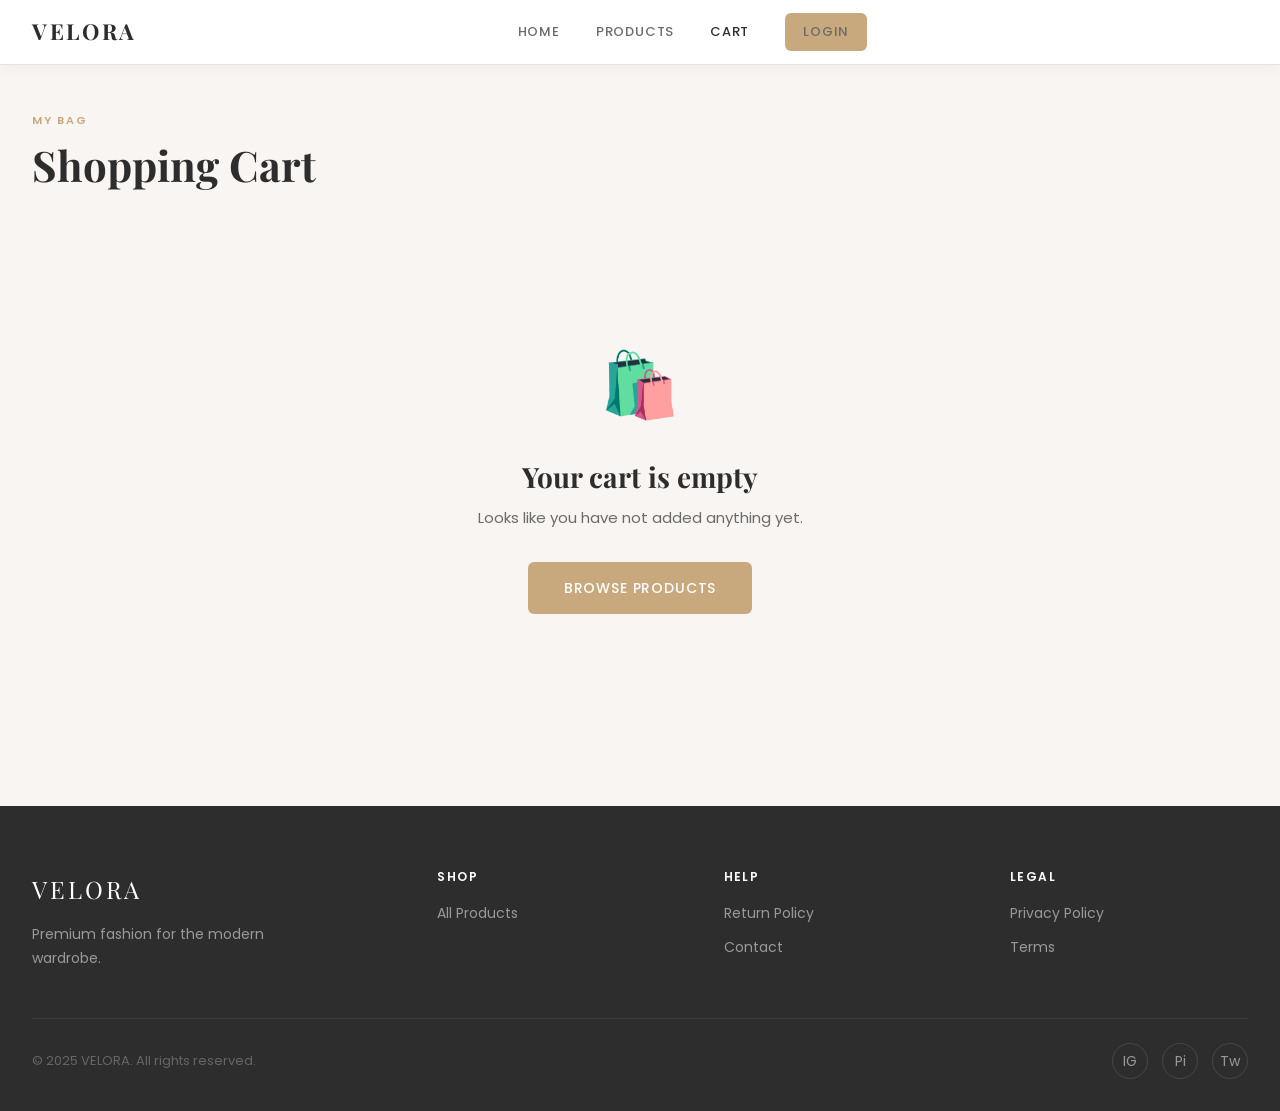
<file: cart.html>
﻿<!doctype html>
<html lang="en">
  <head>
    <meta charset="UTF-8" />
    <meta name="viewport" content="width=device-width,initial-scale=1.0" />
    <title>Cart – VELORA</title>
    <link
      href="https://fonts.googleapis.com/css2?family=Playfair+Display:ital,wght@0,400;0,600;0,700&family=Poppins:wght@300;400;500;600&display=swap"
      rel="stylesheet"
    />
    <style>
      *,
      *::before,
      *::after {
        box-sizing: border-box;
        margin: 0;
        padding: 0;
      }
      html {
        scroll-behavior: smooth;
      }
      body {
        background: #f8f5f2;
        color: #2d2d2d;
        font-family: "Poppins", sans-serif;
        font-size: 15px;
        line-height: 1.6;
        -webkit-font-smoothing: antialiased;
      }
      img {
        display: block;
        width: 100%;
        object-fit: cover;
      }
      a {
        color: inherit;
        text-decoration: none;
      }
      h1,
      h2,
      h3,
      h4 {
        font-family: "Playfair Display", serif;
        line-height: 1.2;
      }
      .navbar {
        position: sticky;
        top: 0;
        z-index: 100;
        background: #fff;
        box-shadow:
          0 1px 0 #e8e4de,
          0 2px 16px rgba(0, 0, 0, 0.05);
        height: 64px;
        display: flex;
        align-items: center;
      }
      .nav-inner {
        max-width: 1280px;
        margin: 0 auto;
        width: 100%;
        padding: 0 32px;
        display: flex;
        align-items: center;
        justify-content: space-between;
      }
      .nav-logo {
        font-family: "Playfair Display", serif;
        font-size: 22px;
        font-weight: 700;
        letter-spacing: 0.12em;
      }
      .nav-links {
        display: flex;
        align-items: center;
        gap: 36px;
      }
      .nav-links a {
        font-size: 13px;
        font-weight: 500;
        letter-spacing: 0.06em;
        text-transform: uppercase;
        color: #6b6b6b;
        transition: color 0.2s;
      }
      .nav-links a:hover,
      .nav-links a.active {
        color: #2d2d2d;
      }
      .cart-wrap {
        position: relative;
        display: inline-flex;
        align-items: center;
      }
      .cart-badge {
        position: absolute;
        top: -8px;
        right: -10px;
        background: #c8a97e;
        color: #fff;
        font-size: 10px;
        font-weight: 700;
        width: 18px;
        height: 18px;
        border-radius: 50%;
        display: none;
        align-items: center;
        justify-content: center;
      }
      .hamburger {
        display: none;
        background: none;
        border: none;
        cursor: pointer;
        padding: 4px;
      }
      .hamburger span {
        display: block;
        width: 24px;
        height: 2px;
        background: #2d2d2d;
        margin: 5px 0;
      }
      .mobile-menu {
        display: none;
        flex-direction: column;
        position: absolute;
        top: 64px;
        left: 0;
        right: 0;
        background: #fff;
        border-top: 1px solid #e8e4de;
        padding: 16px 32px 24px;
        box-shadow: 0 8px 24px rgba(0, 0, 0, 0.08);
        z-index: 99;
      }
      .mobile-menu.open {
        display: flex;
      }
      .mobile-menu a {
        padding: 12px 0;
        border-bottom: 1px solid #e8e4de;
        font-size: 14px;
        font-weight: 500;
        color: #2d2d2d;
      }
      .mobile-menu a:last-child {
        border: none;
      }
      .btn {
        display: inline-flex;
        align-items: center;
        justify-content: center;
        padding: 12px 28px;
        background: #c8a97e;
        color: #fff;
        border: none;
        border-radius: 6px;
        font-family: "Poppins", sans-serif;
        font-size: 13px;
        font-weight: 500;
        letter-spacing: 0.06em;
        text-transform: uppercase;
        cursor: pointer;
        transition:
          background 0.2s,
          transform 0.15s,
          box-shadow 0.2s;
        text-decoration: none;
      }
      .btn:hover {
        background: #b89666;
        transform: translateY(-1px);
        box-shadow: 0 6px 20px rgba(200, 169, 126, 0.32);
      }
      .btn-outline {
        background: transparent;
        color: #2d2d2d;
        border: 1.5px solid #e8e4de;
      }
      .btn-outline:hover {
        background: #f8f5f2;
        border-color: #c8a97e;
        color: #c8a97e;
        box-shadow: none;
      }
      .btn-sm {
        padding: 9px 18px;
        font-size: 12px;
      }
      .btn-lg {
        padding: 15px 36px;
        font-size: 14px;
      }
      .section-label {
        font-size: 11px;
        font-weight: 600;
        letter-spacing: 0.16em;
        text-transform: uppercase;
        color: #c8a97e;
        margin-bottom: 10px;
      }
      /* Cart page */
      .cart-page {
        max-width: 1280px;
        margin: 0 auto;
        padding: 48px 32px 96px;
      }
      .cart-page h1 {
        font-size: clamp(28px, 4vw, 42px);
        margin-bottom: 8px;
      }
      .cart-sub {
        color: #6b6b6b;
        font-size: 14px;
        margin-bottom: 48px;
      }
      .cart-layout {
        display: grid;
        grid-template-columns: 1fr 360px;
        gap: 40px;
        align-items: start;
      }
      .cart-item {
        display: grid;
        grid-template-columns: 100px 1fr auto;
        gap: 20px;
        align-items: center;
        background: #fff;
        border: 1px solid #e8e4de;
        border-radius: 12px;
        padding: 20px;
        margin-bottom: 16px;
        transition: box-shadow 0.2s;
      }
      .cart-item:hover {
        box-shadow: 0 4px 20px rgba(0, 0, 0, 0.07);
      }
      .cart-img {
        aspect-ratio: 3/4;
        border-radius: 8px;
        overflow: hidden;
      }
      .cart-img img {
        width: 100%;
        height: 100%;
        object-fit: cover;
      }
      .item-name {
        font-family: "Poppins", sans-serif;
        font-size: 15px;
        font-weight: 500;
        margin-bottom: 6px;
      }
      .size-tag {
        font-size: 12px;
        color: #6b6b6b;
        background: #f8f5f2;
        padding: 3px 10px;
        border-radius: 4px;
        display: inline-block;
        margin-bottom: 12px;
      }
      .item-price {
        font-size: 16px;
        font-weight: 600;
      }
      .qty-sm {
        display: flex;
        align-items: center;
        border: 1.5px solid #e8e4de;
        border-radius: 8px;
        overflow: hidden;
        width: fit-content;
        margin-top: 12px;
      }
      .qty-sm button {
        width: 32px;
        height: 36px;
        background: none;
        border: none;
        font-size: 16px;
        cursor: pointer;
        color: #2d2d2d;
      }
      .qty-sm button:hover {
        background: #f8f5f2;
      }
      .qty-sm span {
        width: 36px;
        text-align: center;
        font-size: 14px;
        font-weight: 500;
      }
      .remove-btn {
        background: none;
        border: none;
        cursor: pointer;
        color: #6b6b6b;
        font-size: 18px;
        padding: 8px;
        border-radius: 6px;
        transition:
          color 0.2s,
          background 0.2s;
        align-self: flex-start;
      }
      .remove-btn:hover {
        color: #e74c3c;
        background: rgba(231, 76, 60, 0.08);
      }
      .order-summary {
        background: #fff;
        border: 1px solid #e8e4de;
        border-radius: 16px;
        padding: 28px;
        position: sticky;
        top: 88px;
      }
      .order-summary h3 {
        font-family: "Poppins", sans-serif;
        font-size: 16px;
        font-weight: 600;
        margin-bottom: 24px;
        padding-bottom: 16px;
        border-bottom: 1px solid #e8e4de;
      }
      .sum-row {
        display: flex;
        justify-content: space-between;
        align-items: center;
        margin-bottom: 14px;
        font-size: 14px;
        color: #6b6b6b;
      }
      .sum-row .val {
        color: #2d2d2d;
        font-weight: 500;
      }
      .sum-row.total {
        font-size: 17px;
        font-weight: 700;
        color: #2d2d2d;
        padding-top: 16px;
        margin-top: 8px;
        border-top: 1px solid #e8e4de;
        margin-bottom: 24px;
      }
      .promo-row {
        display: flex;
        gap: 8px;
        margin-bottom: 20px;
      }
      .promo-row input {
        flex: 1;
        padding: 10px 14px;
        border: 1.5px solid #e8e4de;
        border-radius: 8px;
        font-family: "Poppins", sans-serif;
        font-size: 13px;
        outline: none;
        color: #2d2d2d;
        background: #fff;
      }
      .promo-row input:focus {
        border-color: #c8a97e;
      }
      .trust-badges {
        display: flex;
        flex-direction: column;
        gap: 10px;
        margin-top: 20px;
        padding-top: 20px;
        border-top: 1px solid #e8e4de;
      }
      .trust-badge {
        display: flex;
        gap: 10px;
        align-items: center;
        font-size: 12px;
        color: #6b6b6b;
      }
      .empty-cart {
        text-align: center;
        padding: 96px 32px;
      }
      .empty-icon {
        font-size: 64px;
        margin-bottom: 24px;
      }
      .empty-cart h2 {
        font-size: 28px;
        margin-bottom: 12px;
      }
      .empty-cart p {
        color: #6b6b6b;
        margin-bottom: 32px;
      }
      footer {
        background: #2d2d2d;
        color: #c8c8c8;
        padding: 64px 32px 32px;
      }
      .footer-inner {
        max-width: 1280px;
        margin: 0 auto;
        display: grid;
        grid-template-columns: 1.5fr repeat(3, 1fr);
        gap: 48px;
      }
      .footer-logo {
        font-family: "Playfair Display", serif;
        font-size: 24px;
        color: #fff;
        letter-spacing: 0.12em;
        margin-bottom: 14px;
      }
      .footer-brand p {
        font-size: 14px;
        color: #999;
        line-height: 1.7;
        max-width: 240px;
      }
      footer h4 {
        font-family: "Poppins", sans-serif;
        font-size: 12px;
        font-weight: 600;
        letter-spacing: 0.12em;
        text-transform: uppercase;
        color: #fff;
        margin-bottom: 16px;
      }
      footer ul {
        list-style: none;
      }
      footer ul li {
        margin-bottom: 10px;
      }
      footer ul li a {
        font-size: 14px;
        color: #999;
        transition: color 0.2s;
      }
      footer ul li a:hover {
        color: #c8a97e;
      }
      .footer-bottom {
        max-width: 1280px;
        margin: 48px auto 0;
        padding-top: 24px;
        border-top: 1px solid rgba(255, 255, 255, 0.08);
        display: flex;
        align-items: center;
        justify-content: space-between;
        flex-wrap: wrap;
        gap: 12px;
      }
      .footer-bottom p {
        font-size: 13px;
        color: #666;
      }
      .social-icons {
        display: flex;
        gap: 14px;
      }
      .social-icons a {
        width: 36px;
        height: 36px;
        border-radius: 50%;
        border: 1px solid rgba(255, 255, 255, 0.12);
        display: flex;
        align-items: center;
        justify-content: center;
        color: #999;
        font-size: 14px;
        transition:
          background 0.2s,
          color 0.2s;
      }
      .social-icons a:hover {
        background: #c8a97e;
        border-color: #c8a97e;
        color: #fff;
      }
      @media (max-width: 900px) {
        .cart-layout {
          grid-template-columns: 1fr;
        }
        .order-summary {
          position: static;
        }
      }
      @media (max-width: 640px) {
        .cart-page {
          padding: 32px 20px 64px;
        }
        .cart-item {
          grid-template-columns: 80px 1fr auto;
          gap: 14px;
          padding: 16px;
        }
        .nav-inner {
          padding: 0 20px;
        }
        .nav-links {
          display: none;
        }
        .hamburger {
          display: block;
        }
        .footer-inner {
          grid-template-columns: 1fr !important;
          gap: 28px;
        }
      }
    </style>
  </head>
  <body>
    <nav class="navbar">
      <div class="nav-inner">
        <a href="index.html" class="nav-logo">VELORA</a>
        <div class="nav-links">
          <a href="index.html">Home</a><a href="products.html">Products</a>
          <a href="cart.html" class="active" style="position: relative"
            >Cart<span
              class="cart-badge"
              style="position: absolute; top: -8px; right: -16px"
              >0</span
            ></a
          >
          <a href="login.html" class="btn btn-sm" id="authLink">Login</a>
        </div>
        <div style="display: flex; align-items: center; gap: 16px">
          <button class="hamburger" id="menuToggle">
            <span></span><span></span><span></span>
          </button>
        </div>
      </div>
      <div class="mobile-menu" id="mobileMenu">
        <a href="index.html">Home</a><a href="products.html">Products</a
        ><a href="cart.html">Cart</a><a href="login.html" id="mobileAuthLink">Login</a>
      </div>
    </nav>
    <main class="cart-page">
      <div class="section-label">My Bag</div>
      <h1>Shopping Cart</h1>
      <p class="cart-sub" id="cartSub"></p>
      <div id="cartMain"></div>
    </main>
    <footer>
      <div class="footer-inner">
        <div class="footer-brand">
          <div class="footer-logo">VELORA</div>
          <p>Premium fashion for the modern wardrobe.</p>
        </div>
        <div>
          <h4>Shop</h4>
          <ul>
            <li><a href="products.html">All Products</a></li>
          </ul>
        </div>
        <div>
          <h4>Help</h4>
          <ul>
            <li><a href="#">Return Policy</a></li>
            <li><a href="#">Contact</a></li>
          </ul>
        </div>
        <div>
          <h4>Legal</h4>
          <ul>
            <li><a href="#">Privacy Policy</a></li>
            <li><a href="#">Terms</a></li>
          </ul>
        </div>
      </div>
      <div class="footer-bottom">
        <p>© 2025 VELORA. All rights reserved.</p>
        <div class="social-icons">
          <a href="#">IG</a><a href="#">Pi</a><a href="#">Tw</a>
        </div>
      </div>
    </footer>
    <script>
      function getCart() {
        return JSON.parse(localStorage.getItem("velora_cart") || "[]");
      }
      function saveCart(c) {
        localStorage.setItem("velora_cart", JSON.stringify(c));
        updateBadge();
        renderCart();
      }
      function updateBadge() {
        const n = getCart().reduce(function (s, i) {
          return s + i.qty;
        }, 0);
        document.querySelectorAll(".cart-badge").forEach(function (el) {
          el.textContent = n;
          el.style.display = n > 0 ? "flex" : "none";
        });
      }
      function toast(msg) {
        const e = document.querySelector(".v-toast");
        if (e) e.remove();
        const t = document.createElement("div");
        t.className = "v-toast";
        t.innerHTML = "✓ " + msg;
        t.style.cssText =
          "position:fixed;bottom:32px;right:32px;z-index:9999;background:#2D2D2D;color:#fff;padding:14px 22px;border-radius:8px;font-family:Poppins,sans-serif;font-size:14px;display:flex;align-items:center;gap:10px;box-shadow:0 8px 32px rgba(0,0,0,.18)";
        document.body.appendChild(t);
        setTimeout(function () {
          t.style.opacity = "0";
          t.style.transition = "opacity .3s";
          setTimeout(function () {
            t.remove();
          }, 300);
        }, 2500);
      }
      function getUser() {
        try {
          return JSON.parse(localStorage.getItem("velora_user") || "{}");
        } catch (e) {
          return {};
        }
      }
      function syncAuthLinks() {
        const user = getUser();
        const loggedIn = user && user.loggedIn;
        const link = document.getElementById("authLink");
        const mobile = document.getElementById("mobileAuthLink");
        if (loggedIn) {
          if (link) {
            link.textContent = "Account";
            link.href = "profile.html";
          }
          if (mobile) {
            mobile.textContent = "Account";
            mobile.href = "profile.html";
          }
        } else {
          if (link) {
            link.textContent = "Login";
            link.href = "login.html";
          }
          if (mobile) {
            mobile.textContent = "Login";
            mobile.href = "login.html";
          }
        }
      }
      var IMG_PLACEHOLDER =
        "data:image/svg+xml;charset=UTF-8," +
        encodeURIComponent(
          "<svg xmlns='http://www.w3.org/2000/svg' width='600' height='800' viewBox='0 0 600 800'><rect width='100%' height='100%' fill='#f2ece6'/><rect x='24' y='24' width='552' height='752' fill='none' stroke='#e0d9d1' stroke-width='2'/><text x='50%' y='50%' text-anchor='middle' fill='#b3a99c' font-family='Poppins, sans-serif' font-size='20'>Image unavailable</text></svg>"
        );
      function applyImageFallback(root) {
        var scope = root || document;
        var imgs = scope.querySelectorAll ? scope.querySelectorAll("img") : [];
        imgs.forEach(function (img) {
          if (img.dataset.fallbackApplied) return;
          img.dataset.fallbackApplied = "1";
          if (!img.getAttribute("src")) {
            img.src = IMG_PLACEHOLDER;
          }
          if (img.complete && img.naturalWidth === 0) {
            img.src = IMG_PLACEHOLDER;
          }
          img.addEventListener("error", function () {
            if (img.src !== IMG_PLACEHOLDER) img.src = IMG_PLACEHOLDER;
          });
        });
      }
      function initImageFallback() {
        applyImageFallback(document);
        if (!("MutationObserver" in window)) return;
        var obs = new MutationObserver(function (muts) {
          muts.forEach(function (m) {
            m.addedNodes.forEach(function (node) {
              if (node.nodeType !== 1) return;
              if (node.tagName === "IMG") {
                applyImageFallback(node.parentElement || document);
              } else {
                applyImageFallback(node);
              }
            });
          });
        });
        obs.observe(document.body, { childList: true, subtree: true });
      }
      document
        .getElementById("menuToggle")
        .addEventListener("click", function () {
          document.getElementById("mobileMenu").classList.toggle("open");
        });
      updateBadge();
      syncAuthLinks();
      initImageFallback();
      function renderCart() {
        var cart = getCart();
        var main = document.getElementById("cartMain");
        if (cart.length === 0) {
          document.getElementById("cartSub").textContent = "";
          main.innerHTML =
            '<div class="empty-cart"><div class="empty-icon">🛍️</div><h2>Your cart is empty</h2><p>Looks like you have not added anything yet.</p><a href="products.html" class="btn btn-lg">Browse Products</a></div>';
          return;
        }
        var total = cart.reduce(function (s, i) {
          return s + i.qty;
        }, 0);
        document.getElementById("cartSub").textContent =
          total + " item" + (total !== 1 ? "s" : "") + " in your cart";
        var subtotal = cart.reduce(function (s, i) {
          return s + i.price * i.qty;
        }, 0);
        var shipping = subtotal >= 2999 ? 0 : 149;
        var grandTotal = subtotal + shipping;
        var itemsHtml = cart
          .map(function (item) {
            return (
              '<div class="cart-item">' +
              '<div class="cart-img"><img src="' +
              item.image +
              '" alt="' +
              item.name +
              '" loading="lazy"/></div>' +
              '<div><div class="item-name">' +
              item.name +
              '</div><span class="size-tag">Size: ' +
              item.size +
              "</span>" +
              '<div class="item-price">₹' +
              (item.price * item.qty).toLocaleString() +
              "</div>" +
              '<div class="qty-sm"><button onclick="updQty(' +
              item.id +
              ",'" +
              item.size +
              "',-1)\">−</button><span>" +
              item.qty +
              '</span><button onclick="updQty(' +
              item.id +
              ",'" +
              item.size +
              "',1)\">+</button></div></div>" +
              '<button class="remove-btn" onclick="remItem(' +
              item.id +
              ",'" +
              item.size +
              "')\">✕</button></div>"
            );
          })
          .join("");
        main.innerHTML =
          '<div class="cart-layout"><div class="cart-items">' +
          itemsHtml +
          "</div>" +
          '<div class="order-summary"><h3>Order Summary</h3>' +
          '<div class="sum-row"><span>Subtotal</span><span class="val">₹' +
          subtotal.toLocaleString() +
          "</span></div>" +
          '<div class="sum-row"><span>Shipping</span><span class="val">' +
          (shipping === 0
            ? '<span style="color:#27ae60">Free</span>'
            : "₹" + shipping) +
          "</span></div>" +
          (shipping > 0
            ? '<div style="font-size:12px;color:#C8A97E;margin-bottom:12px">Add ₹' +
              (2999 - subtotal).toLocaleString() +
              " more for free shipping</div>"
            : "") +
          '<div class="promo-row"><input type="text" placeholder="Promo code" id="promoIn"/><button class="btn btn-sm btn-outline" onclick="applyPromo()">Apply</button></div>' +
          '<div class="sum-row total"><span>Total</span><span>₹' +
          grandTotal.toLocaleString() +
          "</span></div>" +
          '<a href="checkout.html" class="btn" style="width:100%;justify-content:center">Proceed to Checkout</a>' +
          '<div class="trust-badges"><div class="trust-badge"><span>🔒</span><span>Secure checkout</span></div><div class="trust-badge"><span>↩️</span><span>Free 30-day returns</span></div><div class="trust-badge"><span>🚚</span><span>Free shipping above ₹2999</span></div></div>' +
          "</div></div>";
      }
      function updQty(id, size, d) {
        var cart = getCart();
        var item = cart.find(function (i) {
          return i.id === id && i.size === size;
        });
        if (!item) return;
        item.qty = Math.max(1, item.qty + d);
        saveCart(cart);
      }
      function remItem(id, size) {
        var cart = getCart().filter(function (i) {
          return !(i.id === id && i.size === size);
        });
        saveCart(cart);
      }
      function applyPromo() {
        var code = document.getElementById("promoIn")
          ? document.getElementById("promoIn").value
          : "";
        toast(
          code ? 'Code "' + code + '" is invalid' : "Please enter a promo code",
        );
      }
      renderCart();
    </script>
  </body>
</html>
</file>
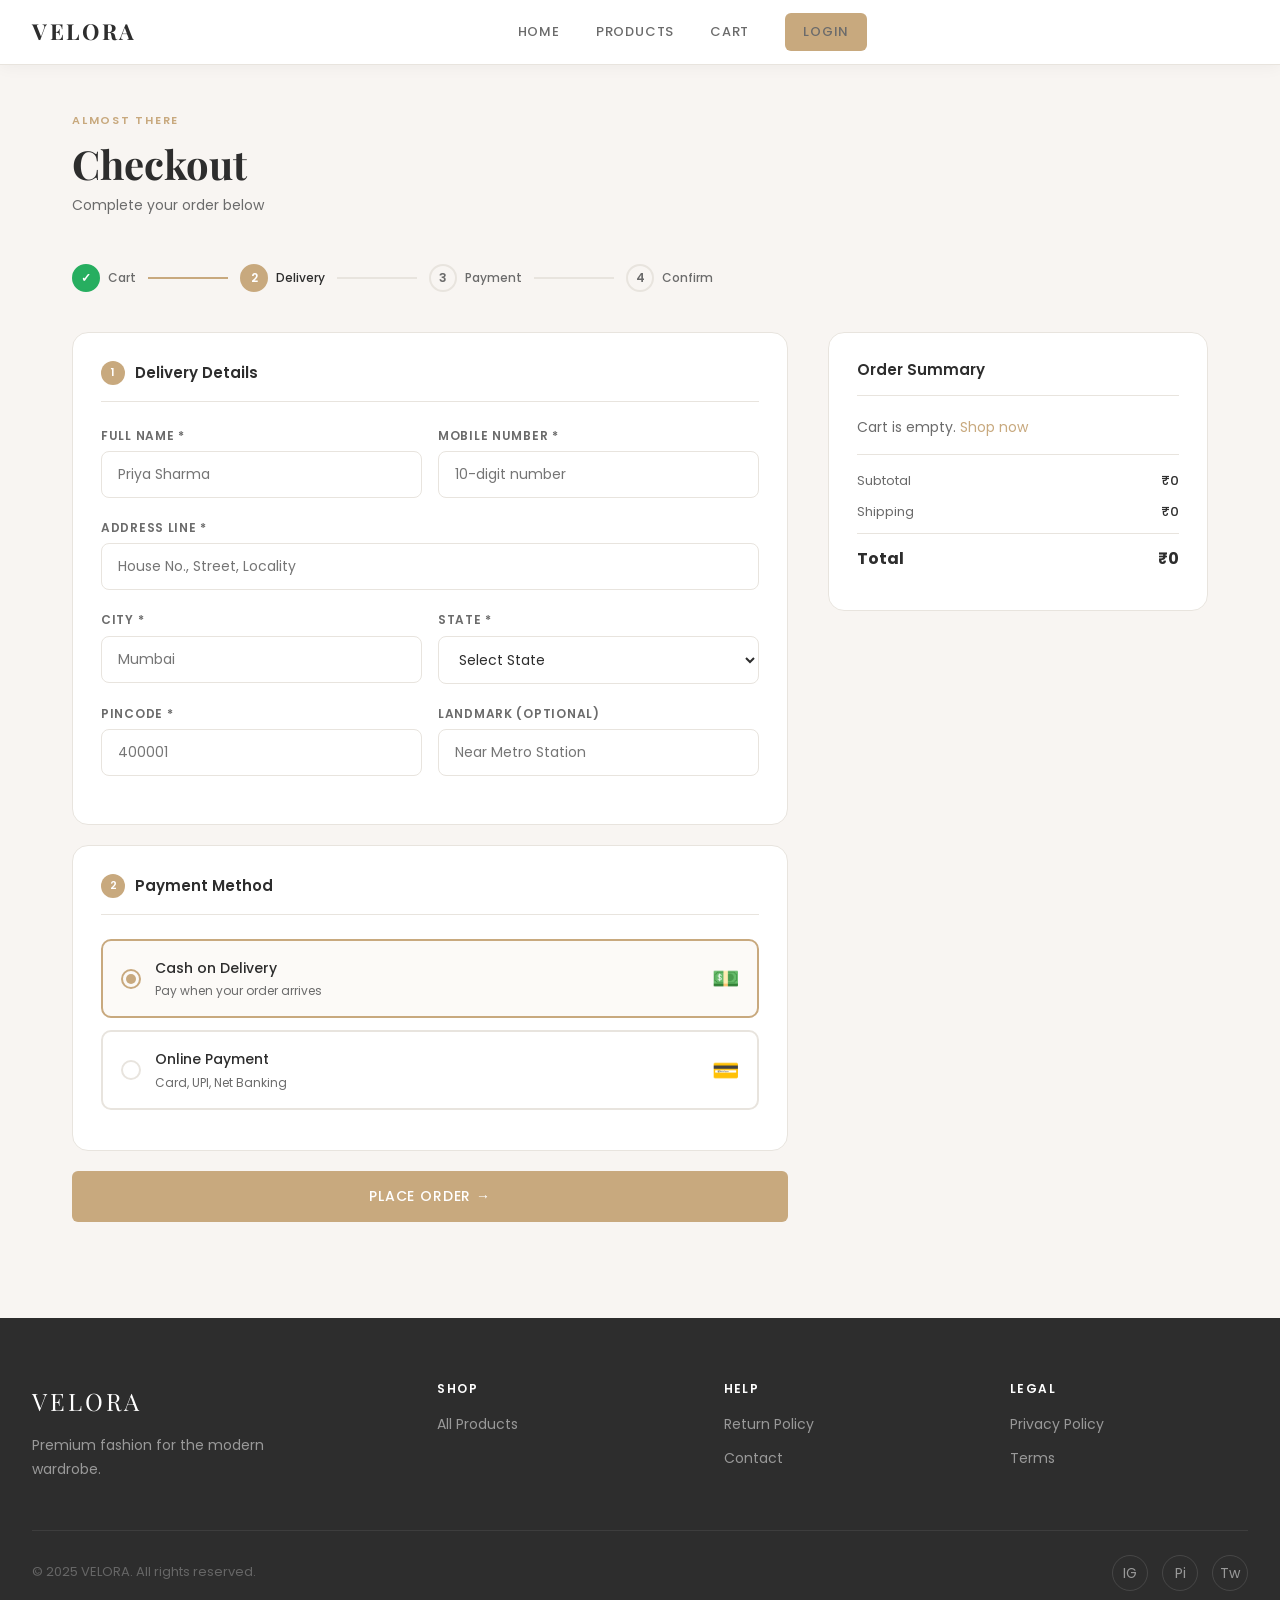
<file: checkout.html>
﻿<!doctype html>
<html lang="en">
  <head>
    <meta charset="UTF-8" />
    <meta name="viewport" content="width=device-width,initial-scale=1.0" />
    <title>Checkout – VELORA</title>
    <link
      href="https://fonts.googleapis.com/css2?family=Playfair+Display:ital,wght@0,400;0,600;0,700&family=Poppins:wght@300;400;500;600&display=swap"
      rel="stylesheet"
    />
    <style>
      *,
      *::before,
      *::after {
        box-sizing: border-box;
        margin: 0;
        padding: 0;
      }
      body {
        background: #f8f5f2;
        color: #2d2d2d;
        font-family: "Poppins", sans-serif;
        font-size: 15px;
        line-height: 1.6;
        -webkit-font-smoothing: antialiased;
      }
      img {
        display: block;
        width: 100%;
        object-fit: cover;
      }
      a {
        color: inherit;
        text-decoration: none;
      }
      h1,
      h2,
      h3,
      h4 {
        font-family: "Playfair Display", serif;
        line-height: 1.2;
      }
      .navbar {
        position: sticky;
        top: 0;
        z-index: 100;
        background: #fff;
        box-shadow:
          0 1px 0 #e8e4de,
          0 2px 16px rgba(0, 0, 0, 0.05);
        height: 64px;
        display: flex;
        align-items: center;
      }
      .nav-inner {
        max-width: 1280px;
        margin: 0 auto;
        width: 100%;
        padding: 0 32px;
        display: flex;
        align-items: center;
        justify-content: space-between;
      }
      .nav-logo {
        font-family: "Playfair Display", serif;
        font-size: 22px;
        font-weight: 700;
        letter-spacing: 0.12em;
      }
      .nav-links {
        display: flex;
        align-items: center;
        gap: 36px;
      }
      .nav-links a {
        font-size: 13px;
        font-weight: 500;
        letter-spacing: 0.06em;
        text-transform: uppercase;
        color: #6b6b6b;
        transition: color 0.2s;
      }
      .nav-links a:hover {
        color: #2d2d2d;
      }
      .cart-wrap {
        position: relative;
        display: inline-flex;
        align-items: center;
      }
      .cart-badge {
        position: absolute;
        top: -8px;
        right: -10px;
        background: #c8a97e;
        color: #fff;
        font-size: 10px;
        font-weight: 700;
        width: 18px;
        height: 18px;
        border-radius: 50%;
        display: none;
        align-items: center;
        justify-content: center;
      }
      .hamburger {
        display: none;
        background: none;
        border: none;
        cursor: pointer;
        padding: 4px;
      }
      .hamburger span {
        display: block;
        width: 24px;
        height: 2px;
        background: #2d2d2d;
        margin: 5px 0;
      }
      .mobile-menu {
        display: none;
        flex-direction: column;
        position: absolute;
        top: 64px;
        left: 0;
        right: 0;
        background: #fff;
        border-top: 1px solid #e8e4de;
        padding: 16px 32px 24px;
        box-shadow: 0 8px 24px rgba(0, 0, 0, 0.08);
        z-index: 99;
      }
      .mobile-menu.open {
        display: flex;
      }
      .mobile-menu a {
        padding: 12px 0;
        border-bottom: 1px solid #e8e4de;
        font-size: 14px;
        font-weight: 500;
        color: #2d2d2d;
      }
      .mobile-menu a:last-child {
        border: none;
      }
      .btn {
        display: inline-flex;
        align-items: center;
        justify-content: center;
        padding: 12px 28px;
        background: #c8a97e;
        color: #fff;
        border: none;
        border-radius: 6px;
        font-family: "Poppins", sans-serif;
        font-size: 13px;
        font-weight: 500;
        letter-spacing: 0.06em;
        text-transform: uppercase;
        cursor: pointer;
        transition:
          background 0.2s,
          transform 0.15s,
          box-shadow 0.2s;
      }
      .btn:hover {
        background: #b89666;
        transform: translateY(-1px);
        box-shadow: 0 6px 20px rgba(200, 169, 126, 0.32);
      }
      .btn-outline {
        background: transparent;
        color: #2d2d2d;
        border: 1.5px solid #e8e4de;
      }
      .btn-outline:hover {
        background: #f8f5f2;
        border-color: #c8a97e;
        color: #c8a97e;
        box-shadow: none;
      }
      .btn-sm {
        padding: 9px 18px;
        font-size: 12px;
      }
      .btn-lg {
        padding: 15px 36px;
        font-size: 14px;
      }
      .section-label {
        font-size: 11px;
        font-weight: 600;
        letter-spacing: 0.16em;
        text-transform: uppercase;
        color: #c8a97e;
        margin-bottom: 10px;
      }
      .form-group {
        display: flex;
        flex-direction: column;
        gap: 6px;
        margin-bottom: 20px;
      }
      .form-group label {
        font-size: 12px;
        font-weight: 600;
        letter-spacing: 0.06em;
        text-transform: uppercase;
        color: #6b6b6b;
      }
      .form-group input,
      .form-group select {
        padding: 12px 16px;
        border: 1.5px solid #e8e4de;
        border-radius: 8px;
        background: #fff;
        color: #2d2d2d;
        font-family: "Poppins", sans-serif;
        font-size: 14px;
        outline: none;
        transition:
          border-color 0.2s,
          box-shadow 0.2s;
        width: 100%;
      }
      .form-group input:focus,
      .form-group select:focus {
        border-color: #c8a97e;
        box-shadow: 0 0 0 3px rgba(200, 169, 126, 0.15);
      }
      /* Checkout page */
      .checkout-page {
        max-width: 1200px;
        margin: 0 auto;
        padding: 48px 32px 96px;
      }
      .checkout-page h1 {
        font-size: clamp(28px, 4vw, 40px);
        margin-bottom: 6px;
      }
      .checkout-sub {
        color: #6b6b6b;
        font-size: 14px;
        margin-bottom: 48px;
      }
      .progress-bar {
        display: flex;
        align-items: center;
        gap: 0;
        margin-bottom: 40px;
      }
      .prog-step {
        display: flex;
        align-items: center;
        gap: 8px;
        font-size: 12px;
        font-weight: 500;
        color: #6b6b6b;
      }
      .prog-num {
        width: 28px;
        height: 28px;
        border-radius: 50%;
        border: 2px solid #e8e4de;
        display: flex;
        align-items: center;
        justify-content: center;
        font-size: 12px;
        font-weight: 600;
        transition: all 0.3s;
      }
      .prog-step.active .prog-num {
        background: #c8a97e;
        border-color: #c8a97e;
        color: #fff;
      }
      .prog-step.active {
        color: #2d2d2d;
      }
      .prog-step.done .prog-num {
        background: #27ae60;
        border-color: #27ae60;
        color: #fff;
      }
      .prog-line {
        flex: 1;
        height: 2px;
        background: #e8e4de;
        margin: 0 12px;
        max-width: 80px;
      }
      .prog-line.done {
        background: #c8a97e;
      }
      .checkout-grid {
        display: grid;
        grid-template-columns: 1fr 380px;
        gap: 40px;
        align-items: start;
      }
      .form-section {
        background: #fff;
        border: 1px solid #e8e4de;
        border-radius: 16px;
        padding: 28px;
        margin-bottom: 20px;
      }
      .form-section h3 {
        font-family: "Poppins", sans-serif;
        font-size: 15px;
        font-weight: 600;
        margin-bottom: 24px;
        padding-bottom: 16px;
        border-bottom: 1px solid #e8e4de;
        display: flex;
        align-items: center;
        gap: 10px;
      }
      .step-num-badge {
        width: 24px;
        height: 24px;
        border-radius: 50%;
        background: #c8a97e;
        color: #fff;
        font-size: 11px;
        display: flex;
        align-items: center;
        justify-content: center;
        flex-shrink: 0;
      }
      .form-row {
        display: grid;
        grid-template-columns: 1fr 1fr;
        gap: 16px;
      }
      .pay-opt {
        display: flex;
        align-items: center;
        gap: 14px;
        padding: 16px 18px;
        border: 2px solid #e8e4de;
        border-radius: 10px;
        cursor: pointer;
        transition: all 0.2s;
        margin-bottom: 12px;
      }
      .pay-opt:hover {
        border-color: #c8a97e;
      }
      .pay-opt.selected {
        border-color: #c8a97e;
        background: rgba(200, 169, 126, 0.06);
      }
      .radio-circle {
        width: 20px;
        height: 20px;
        border-radius: 50%;
        border: 2px solid #e8e4de;
        display: flex;
        align-items: center;
        justify-content: center;
        transition: all 0.2s;
        flex-shrink: 0;
      }
      .pay-opt.selected .radio-circle {
        border-color: #c8a97e;
      }
      .radio-dot {
        width: 10px;
        height: 10px;
        border-radius: 50%;
        background: #c8a97e;
        display: none;
      }
      .pay-opt.selected .radio-dot {
        display: block;
      }
      .opt-title {
        font-size: 14px;
        font-weight: 500;
      }
      .opt-desc {
        font-size: 12px;
        color: #6b6b6b;
        margin-top: 2px;
      }
      .opt-icon {
        margin-left: auto;
        font-size: 22px;
      }
      .card-fields {
        margin-top: 20px;
        display: none;
      }
      .card-fields.show {
        display: block;
      }
      /* Order sidebar */
      .order-sidebar {
        background: #fff;
        border: 1px solid #e8e4de;
        border-radius: 16px;
        padding: 28px;
        position: sticky;
        top: 88px;
      }
      .order-sidebar h3 {
        font-family: "Poppins", sans-serif;
        font-size: 15px;
        font-weight: 600;
        margin-bottom: 20px;
        padding-bottom: 16px;
        border-bottom: 1px solid #e8e4de;
      }
      .order-item {
        display: flex;
        gap: 12px;
        align-items: center;
        margin-bottom: 16px;
        padding-bottom: 16px;
        border-bottom: 1px solid #e8e4de;
      }
      .order-item:last-of-type {
        border-bottom: none;
      }
      .order-item img {
        width: 56px;
        height: 72px;
        object-fit: cover;
        border-radius: 6px;
        flex-shrink: 0;
      }
      .oi-name {
        font-size: 13px;
        font-weight: 500;
        margin-bottom: 3px;
      }
      .oi-meta {
        font-size: 11px;
        color: #6b6b6b;
      }
      .oi-price {
        font-size: 14px;
        font-weight: 600;
        white-space: nowrap;
        margin-left: auto;
      }
      .sum-row {
        display: flex;
        justify-content: space-between;
        font-size: 13px;
        color: #6b6b6b;
        margin-bottom: 10px;
      }
      .sum-row.total {
        font-size: 16px;
        font-weight: 700;
        color: #2d2d2d;
        margin-top: 8px;
        padding-top: 12px;
        border-top: 1px solid #e8e4de;
      }
      .sum-row .val {
        color: #2d2d2d;
        font-weight: 500;
      }
      /* Success overlay */
      .success-overlay {
        display: none;
        position: fixed;
        inset: 0;
        z-index: 9998;
        background: rgba(248, 245, 242, 0.96);
        align-items: center;
        justify-content: center;
        text-align: center;
        padding: 32px;
      }
      .success-overlay.show {
        display: flex;
      }
      .success-card {
        background: #fff;
        border-radius: 20px;
        padding: 56px 48px;
        box-shadow: 0 24px 80px rgba(0, 0, 0, 0.12);
        max-width: 480px;
        width: 100%;
      }
      .success-icon {
        font-size: 56px;
        margin-bottom: 20px;
      }
      .success-card h2 {
        font-size: 30px;
        margin-bottom: 10px;
      }
      .success-card p {
        color: #6b6b6b;
        margin-bottom: 8px;
      }
      .order-num {
        color: #c8a97e;
        font-weight: 600;
        margin-bottom: 32px !important;
      }
      .success-actions {
        display: flex;
        gap: 12px;
        justify-content: center;
      }
      .success-actions .btn {
        flex: 1;
        justify-content: center;
      }
      footer {
        background: #2d2d2d;
        color: #c8c8c8;
        padding: 64px 32px 32px;
      }
      .footer-inner {
        max-width: 1280px;
        margin: 0 auto;
        display: grid;
        grid-template-columns: 1.5fr repeat(3, 1fr);
        gap: 48px;
      }
      .footer-logo {
        font-family: "Playfair Display", serif;
        font-size: 24px;
        color: #fff;
        letter-spacing: 0.12em;
        margin-bottom: 14px;
      }
      .footer-brand p {
        font-size: 14px;
        color: #999;
        line-height: 1.7;
        max-width: 240px;
      }
      footer h4 {
        font-family: "Poppins", sans-serif;
        font-size: 12px;
        font-weight: 600;
        letter-spacing: 0.12em;
        text-transform: uppercase;
        color: #fff;
        margin-bottom: 16px;
      }
      footer ul {
        list-style: none;
      }
      footer ul li {
        margin-bottom: 10px;
      }
      footer ul li a {
        font-size: 14px;
        color: #999;
        transition: color 0.2s;
      }
      footer ul li a:hover {
        color: #c8a97e;
      }
      .footer-bottom {
        max-width: 1280px;
        margin: 48px auto 0;
        padding-top: 24px;
        border-top: 1px solid rgba(255, 255, 255, 0.08);
        display: flex;
        align-items: center;
        justify-content: space-between;
        flex-wrap: wrap;
        gap: 12px;
      }
      .footer-bottom p {
        font-size: 13px;
        color: #666;
      }
      .social-icons {
        display: flex;
        gap: 14px;
      }
      .social-icons a {
        width: 36px;
        height: 36px;
        border-radius: 50%;
        border: 1px solid rgba(255, 255, 255, 0.12);
        display: flex;
        align-items: center;
        justify-content: center;
        color: #999;
        font-size: 14px;
        transition:
          background 0.2s,
          color 0.2s;
      }
      .social-icons a:hover {
        background: #c8a97e;
        border-color: #c8a97e;
        color: #fff;
      }
      @media (max-width: 900px) {
        .checkout-grid {
          grid-template-columns: 1fr;
        }
        .order-sidebar {
          position: static;
          order: -1;
        }
      }
      @media (max-width: 640px) {
        .checkout-page {
          padding: 28px 20px 64px;
        }
        .form-row {
          grid-template-columns: 1fr;
        }
        .success-card {
          padding: 40px 28px;
        }
        .nav-inner {
          padding: 0 20px;
        }
        .nav-links {
          display: none;
        }
        .hamburger {
          display: block;
        }
        .footer-inner {
          grid-template-columns: 1fr !important;
          gap: 28px;
        }
      }
    </style>
  </head>
  <body>
    <nav class="navbar">
      <div class="nav-inner">
        <a href="index.html" class="nav-logo">VELORA</a>
        <div class="nav-links">
          <a href="index.html">Home</a><a href="products.html">Products</a>
          <a href="cart.html" style="position: relative"
            >Cart<span
              class="cart-badge"
              style="position: absolute; top: -8px; right: -16px"
              >0</span
            ></a
          >
          <a href="login.html" class="btn btn-sm" id="authLink">Login</a>
        </div>
        <div style="display: flex; align-items: center; gap: 16px">
          <button class="hamburger" id="menuToggle">
            <span></span><span></span><span></span>
          </button>
        </div>
      </div>
      <div class="mobile-menu" id="mobileMenu">
        <a href="index.html">Home</a><a href="products.html">Products</a
        ><a href="cart.html">Cart</a><a href="login.html" id="mobileAuthLink">Login</a>
      </div>
    </nav>
    <main class="checkout-page">
      <div class="section-label">Almost There</div>
      <h1>Checkout</h1>
      <p class="checkout-sub">Complete your order below</p>
      <div class="progress-bar">
        <div class="prog-step done">
          <div class="prog-num">✓</div>
          <span>Cart</span>
        </div>
        <div class="prog-line done"></div>
        <div class="prog-step active">
          <div class="prog-num">2</div>
          <span>Delivery</span>
        </div>
        <div class="prog-line"></div>
        <div class="prog-step">
          <div class="prog-num">3</div>
          <span>Payment</span>
        </div>
        <div class="prog-line"></div>
        <div class="prog-step">
          <div class="prog-num">4</div>
          <span>Confirm</span>
        </div>
      </div>
      <div class="checkout-grid">
        <div>
          <div class="form-section">
            <h3><span class="step-num-badge">1</span>Delivery Details</h3>
            <div class="form-row">
              <div class="form-group">
                <label>Full Name *</label
                ><input type="text" id="fullName" placeholder="Priya Sharma" />
              </div>
              <div class="form-group">
                <label>Mobile Number *</label
                ><input
                  type="tel"
                  id="chkPhone"
                  placeholder="10-digit number"
                  maxlength="10"
                />
              </div>
            </div>
            <div class="form-group">
              <label>Address Line *</label
              ><input
                type="text"
                id="address"
                placeholder="House No., Street, Locality"
              />
            </div>
            <div class="form-row">
              <div class="form-group">
                <label>City *</label
                ><input type="text" id="city" placeholder="Mumbai" />
              </div>
              <div class="form-group">
                <label>State *</label>
                <select id="state">
                  <option value="">Select State</option>
                  <option>Maharashtra</option>
                  <option>Delhi</option>
                  <option>Karnataka</option>
                  <option>Tamil Nadu</option>
                  <option>Gujarat</option>
                  <option>Rajasthan</option>
                  <option>West Bengal</option>
                  <option>Uttar Pradesh</option>
                  <option>Telangana</option>
                  <option>Kerala</option>
                  <option>Punjab</option>
                </select>
              </div>
            </div>
            <div class="form-row">
              <div class="form-group">
                <label>Pincode *</label
                ><input
                  type="text"
                  id="pincode"
                  placeholder="400001"
                  maxlength="6"
                />
              </div>
              <div class="form-group">
                <label>Landmark (Optional)</label
                ><input
                  type="text"
                  id="landmark"
                  placeholder="Near Metro Station"
                />
              </div>
            </div>
          </div>
          <div class="form-section">
            <h3><span class="step-num-badge">2</span>Payment Method</h3>
            <div class="pay-opt selected" id="codOpt" onclick="selPay('cod')">
              <div class="radio-circle"><div class="radio-dot"></div></div>
              <div>
                <div class="opt-title">Cash on Delivery</div>
                <div class="opt-desc">Pay when your order arrives</div>
              </div>
              <span class="opt-icon">💵</span>
            </div>
            <div class="pay-opt" id="onlineOpt" onclick="selPay('online')">
              <div class="radio-circle"><div class="radio-dot"></div></div>
              <div>
                <div class="opt-title">Online Payment</div>
                <div class="opt-desc">Card, UPI, Net Banking</div>
              </div>
              <span class="opt-icon">💳</span>
            </div>
            <div class="card-fields" id="cardFields">
              <div class="form-group" style="margin-top: 16px">
                <label>Card Number</label
                ><input
                  type="text"
                  placeholder="1234 5678 9012 3456"
                  maxlength="19"
                  oninput="fmtCard(this)"
                />
              </div>
              <div class="form-row">
                <div class="form-group">
                  <label>Expiry</label
                  ><input type="text" placeholder="MM / YY" maxlength="7" />
                </div>
                <div class="form-group">
                  <label>CVV</label
                  ><input type="text" placeholder="•••" maxlength="3" />
                </div>
              </div>
              <div class="form-group">
                <label>Name on Card</label
                ><input type="text" placeholder="PRIYA SHARMA" />
              </div>
            </div>
          </div>
          <button class="btn btn-lg" style="width: 100%" onclick="placeOrder()">
            Place Order →
          </button>
        </div>
        <div class="order-sidebar" id="orderSidebar">
          <h3>Order Summary</h3>
          <div id="orderItems"></div>
          <div style="height: 1px; background: #e8e4de; margin: 16px 0"></div>
          <div class="sum-row">
            <span>Subtotal</span><span class="val" id="sumSub">₹0</span>
          </div>
          <div class="sum-row">
            <span>Shipping</span><span class="val" id="sumShip">₹0</span>
          </div>
          <div class="sum-row total">
            <span>Total</span><span id="sumTotal">₹0</span>
          </div>
        </div>
      </div>
    </main>
    <div class="success-overlay" id="successOverlay">
      <div class="success-card">
        <div class="success-icon">🎉</div>
        <h2>Order Placed!</h2>
        <p>Thank you for shopping with VELORA.</p>
        <p class="order-num" id="orderNum">Order #VEL-000000</p>
        <p style="font-size: 14px; margin-bottom: 32px">
          You'll receive a confirmation on your mobile. Delivery in 3–5 business
          days.
        </p>
        <div class="success-actions">
          <a href="profile.html" class="btn btn-outline" id="viewOrderLink"
            >View Order</a
          >
          <a href="index.html" class="btn">Continue Shopping</a>
        </div>
      </div>
    </div>
    <footer>
      <div class="footer-inner">
        <div class="footer-brand">
          <div class="footer-logo">VELORA</div>
          <p>Premium fashion for the modern wardrobe.</p>
        </div>
        <div>
          <h4>Shop</h4>
          <ul>
            <li><a href="products.html">All Products</a></li>
          </ul>
        </div>
        <div>
          <h4>Help</h4>
          <ul>
            <li><a href="#">Return Policy</a></li>
            <li><a href="#">Contact</a></li>
          </ul>
        </div>
        <div>
          <h4>Legal</h4>
          <ul>
            <li><a href="#">Privacy Policy</a></li>
            <li><a href="#">Terms</a></li>
          </ul>
        </div>
      </div>
      <div class="footer-bottom">
        <p>© 2025 VELORA. All rights reserved.</p>
        <div class="social-icons">
          <a href="#">IG</a><a href="#">Pi</a><a href="#">Tw</a>
        </div>
      </div>
    </footer>
    <script>
      function getCart() {
        return JSON.parse(localStorage.getItem("velora_cart") || "[]");
      }
      function saveCart(c) {
        localStorage.setItem("velora_cart", JSON.stringify(c));
        updateBadge();
      }
      function updateBadge() {
        var n = getCart().reduce(function (s, i) {
          return s + i.qty;
        }, 0);
        document.querySelectorAll(".cart-badge").forEach(function (el) {
          el.textContent = n;
          el.style.display = n > 0 ? "flex" : "none";
        });
      }
      function toast(msg) {
        var e = document.querySelector(".v-toast");
        if (e) e.remove();
        var t = document.createElement("div");
        t.className = "v-toast";
        t.innerHTML = "✓ " + msg;
        t.style.cssText =
          "position:fixed;bottom:32px;right:32px;z-index:9999;background:#2D2D2D;color:#fff;padding:14px 22px;border-radius:8px;font-family:Poppins,sans-serif;font-size:14px;display:flex;align-items:center;gap:10px;box-shadow:0 8px 32px rgba(0,0,0,.18)";
        document.body.appendChild(t);
        setTimeout(function () {
          t.style.opacity = "0";
          t.style.transition = "opacity .3s";
          setTimeout(function () {
            t.remove();
          }, 300);
        }, 2500);
      }
      function getUser() {
        try {
          return JSON.parse(localStorage.getItem("velora_user") || "{}");
        } catch (e) {
          return {};
        }
      }
      function getProfile() {
        try {
          return JSON.parse(localStorage.getItem("velora_profile") || "null");
        } catch (e) {
          return null;
        }
      }
      function saveProfileData(profile) {
        localStorage.setItem("velora_profile", JSON.stringify(profile));
      }
      function getOrders() {
        try {
          return JSON.parse(localStorage.getItem("velora_orders") || "[]");
        } catch (e) {
          return [];
        }
      }
      function saveOrders(orders) {
        localStorage.setItem("velora_orders", JSON.stringify(orders));
      }
      function makeUid() {
        return "U-" + Math.floor(100000 + Math.random() * 900000);
      }
      function syncAuthLinks() {
        var user = getUser();
        var loggedIn = user && user.loggedIn;
        var link = document.getElementById("authLink");
        var mobile = document.getElementById("mobileAuthLink");
        if (loggedIn) {
          if (link) {
            link.textContent = "Account";
            link.href = "profile.html";
          }
          if (mobile) {
            mobile.textContent = "Account";
            mobile.href = "profile.html";
          }
        } else {
          if (link) {
            link.textContent = "Login";
            link.href = "login.html";
          }
          if (mobile) {
            mobile.textContent = "Login";
            mobile.href = "login.html";
          }
        }
      }
      var IMG_PLACEHOLDER =
        "data:image/svg+xml;charset=UTF-8," +
        encodeURIComponent(
          "<svg xmlns='http://www.w3.org/2000/svg' width='600' height='800' viewBox='0 0 600 800'><rect width='100%' height='100%' fill='#f2ece6'/><rect x='24' y='24' width='552' height='752' fill='none' stroke='#e0d9d1' stroke-width='2'/><text x='50%' y='50%' text-anchor='middle' fill='#b3a99c' font-family='Poppins, sans-serif' font-size='20'>Image unavailable</text></svg>"
        );
      function applyImageFallback(root) {
        var scope = root || document;
        var imgs = scope.querySelectorAll ? scope.querySelectorAll("img") : [];
        imgs.forEach(function (img) {
          if (img.dataset.fallbackApplied) return;
          img.dataset.fallbackApplied = "1";
          if (!img.getAttribute("src")) {
            img.src = IMG_PLACEHOLDER;
          }
          if (img.complete && img.naturalWidth === 0) {
            img.src = IMG_PLACEHOLDER;
          }
          img.addEventListener("error", function () {
            if (img.src !== IMG_PLACEHOLDER) img.src = IMG_PLACEHOLDER;
          });
        });
      }
      function initImageFallback() {
        applyImageFallback(document);
        if (!("MutationObserver" in window)) return;
        var obs = new MutationObserver(function (muts) {
          muts.forEach(function (m) {
            m.addedNodes.forEach(function (node) {
              if (node.nodeType !== 1) return;
              if (node.tagName === "IMG") {
                applyImageFallback(node.parentElement || document);
              } else {
                applyImageFallback(node);
              }
            });
          });
        });
        obs.observe(document.body, { childList: true, subtree: true });
      }
      function calcTotals(cart) {
        var subtotal = cart.reduce(function (s, i) {
          return s + i.price * i.qty;
        }, 0);
        var shipping = subtotal >= 2999 ? 0 : 149;
        return {
          subtotal: subtotal,
          shipping: shipping,
          total: subtotal + shipping,
        };
      }
      function addDays(date, days) {
        var d = new Date(date.getTime());
        d.setDate(d.getDate() + days);
        return d;
      }
      function buildTimeline(baseDate) {
        return [
          { status: "Processing", at: baseDate.toISOString() },
          { status: "Packed", at: addDays(baseDate, 1).toISOString() },
          { status: "Shipped", at: addDays(baseDate, 2).toISOString() },
          { status: "Delivered", at: addDays(baseDate, 4).toISOString() },
        ];
      }
      function prefillCheckout() {
        var profile = getProfile();
        if (!profile) return;
        var map = [
          ["fullName", profile.name],
          ["chkPhone", profile.phone],
          ["address", profile.address],
          ["city", profile.city],
          ["state", profile.state],
          ["pincode", profile.pincode],
          ["landmark", profile.landmark],
        ];
        map.forEach(function (pair) {
          var el = document.getElementById(pair[0]);
          if (el && !el.value && pair[1]) el.value = pair[1];
        });
      }
      document
        .getElementById("menuToggle")
        .addEventListener("click", function () {
          document.getElementById("mobileMenu").classList.toggle("open");
        });
      updateBadge();
      syncAuthLinks();
      initImageFallback();
      var payMethod = "cod";
      function selPay(m) {
        payMethod = m;
        document
          .getElementById("codOpt")
          .classList.toggle("selected", m === "cod");
        document
          .getElementById("onlineOpt")
          .classList.toggle("selected", m === "online");
        document
          .getElementById("cardFields")
          .classList.toggle("show", m === "online");
      }
      function fmtCard(input) {
        var v = input.value.replace(/\D/g, "").slice(0, 16);
        input.value = v.replace(/(.{4})/g, "$1 ").trim();
      }
      function renderSummary() {
        var cart = getCart();
        var items = document.getElementById("orderItems");
        if (cart.length === 0) {
          items.innerHTML =
            '<p style="color:#6B6B6B;font-size:14px">Cart is empty. <a href="products.html" style="color:#C8A97E">Shop now</a></p>';
          return;
        }
        items.innerHTML = cart
          .map(function (item) {
            return (
              '<div class="order-item"><img src="' +
              item.image +
              '" alt="' +
              item.name +
              '"/><div><div class="oi-name">' +
              item.name +
              '</div><div class="oi-meta">Size: ' +
              item.size +
              " · Qty: " +
              item.qty +
              '</div></div><div class="oi-price">₹' +
              (item.price * item.qty).toLocaleString() +
              "</div></div>"
            );
          })
          .join("");
        var totals = calcTotals(cart);
        document.getElementById("sumSub").textContent =
          "₹" + totals.subtotal.toLocaleString();
        document.getElementById("sumShip").innerHTML =
          totals.shipping === 0
            ? '<span style="color:#27ae60">Free</span>'
            : "₹" + totals.shipping;
        document.getElementById("sumTotal").textContent =
          "₹" + totals.total.toLocaleString();
      }
      function placeOrder() {
        var n = document.getElementById("fullName").value.trim();
        var p = document.getElementById("chkPhone").value.trim();
        var a = document.getElementById("address").value.trim();
        var c = document.getElementById("city").value.trim();
        var s = document.getElementById("state").value;
        var pin = document.getElementById("pincode").value.trim();
        var l = document.getElementById("landmark").value.trim();
        if (!n) {
          toast("Please enter your full name");
          return;
        }
        if (!/^\d{10}$/.test(p)) {
          toast("Please enter a valid mobile number");
          return;
        }
        if (!a) {
          toast("Please enter your address");
          return;
        }
        if (!c) {
          toast("Please enter your city");
          return;
        }
        if (!s) {
          toast("Please select your state");
          return;
        }
        if (!/^\d{6}$/.test(pin)) {
          toast("Please enter a valid 6-digit pincode");
          return;
        }
        if (getCart().length === 0) {
          toast("Your cart is empty");
          return;
        }
        var cart = getCart();
        var totals = calcTotals(cart);
        var now = new Date();
        var num = "VEL-" + Math.floor(100000 + Math.random() * 900000);
        var user = getUser();
        if (user.loggedIn && !user.uid) {
          user.uid = makeUid();
          localStorage.setItem("velora_user", JSON.stringify(user));
        }
        var order = {
          id: num,
          createdAt: now.toISOString(),
          items: cart,
          totals: totals,
          shipping: {
            name: n,
            phone: p,
            address: a,
            city: c,
            state: s,
            pincode: pin,
            landmark: l,
          },
          paymentMethod: payMethod,
          timeline: buildTimeline(now),
          userId: user.uid || null,
          userPhone: p,
        };
        var orders = getOrders();
        orders.unshift(order);
        saveOrders(orders);
        var profile = getProfile() || {};
        if (!profile.uid && user.uid) profile.uid = user.uid;
        profile.name = n;
        profile.phone = p;
        profile.address = a;
        profile.city = c;
        profile.state = s;
        profile.pincode = pin;
        profile.landmark = l;
        saveProfileData(profile);
        if (user.loggedIn) {
          localStorage.setItem(
            "velora_user",
            JSON.stringify({
              loggedIn: true,
              uid: profile.uid || user.uid,
              phone: p,
            }),
          );
        }
        document.getElementById("orderNum").textContent = "Order #" + num;
        var viewLink = document.getElementById("viewOrderLink");
        if (viewLink) viewLink.href = "profile.html?order=" + num;
        localStorage.removeItem("velora_cart");
        updateBadge();
        renderSummary();
        document.getElementById("successOverlay").classList.add("show");
      }
      prefillCheckout();
      renderSummary();
    </script>
  </body>
</html>
</file>
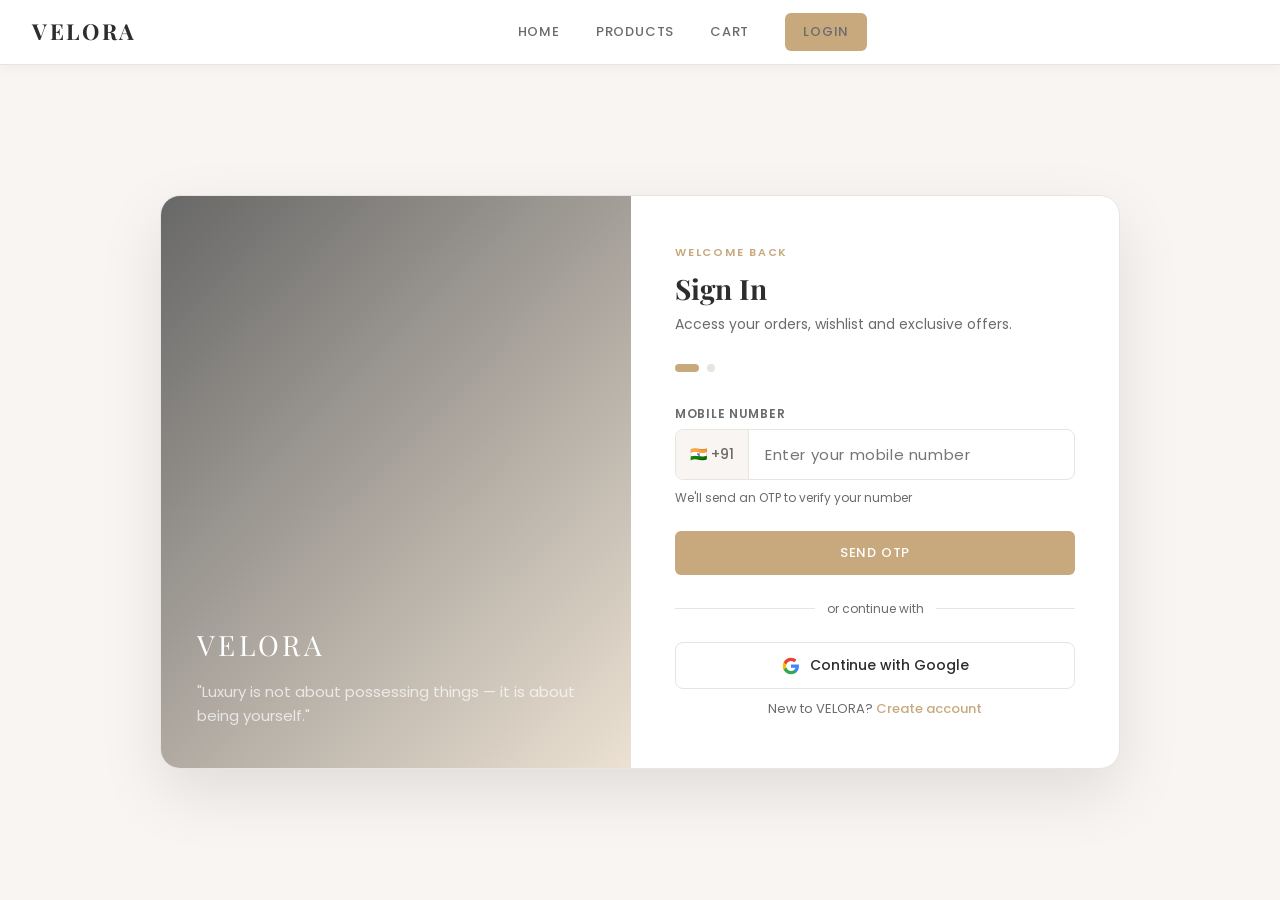
<file: login.html>
<!doctype html>
<html lang="en">
  <head>
    <meta charset="UTF-8" />
    <meta name="viewport" content="width=device-width,initial-scale=1.0" />
    <title>Login – VELORA</title>
    <link
      href="https://fonts.googleapis.com/css2?family=Playfair+Display:ital,wght@0,400;0,600;0,700&family=Poppins:wght@300;400;500;600&display=swap"
      rel="stylesheet"
    />
    <style>
      *,
      *::before,
      *::after {
        box-sizing: border-box;
        margin: 0;
        padding: 0;
      }
      body {
        background: #f8f5f2;
        color: #2d2d2d;
        font-family: "Poppins", sans-serif;
        font-size: 15px;
        line-height: 1.6;
        -webkit-font-smoothing: antialiased;
        min-height: 100vh;
      }
      img {
        display: block;
        width: 100%;
        object-fit: cover;
      }
      a {
        color: inherit;
        text-decoration: none;
      }
      h1,
      h2,
      h3 {
        font-family: "Playfair Display", serif;
        line-height: 1.2;
      }
      .navbar {
        position: sticky;
        top: 0;
        z-index: 100;
        background: #fff;
        box-shadow:
          0 1px 0 #e8e4de,
          0 2px 16px rgba(0, 0, 0, 0.05);
        height: 64px;
        display: flex;
        align-items: center;
      }
      .nav-inner {
        max-width: 1280px;
        margin: 0 auto;
        width: 100%;
        padding: 0 32px;
        display: flex;
        align-items: center;
        justify-content: space-between;
      }
      .nav-logo {
        font-family: "Playfair Display", serif;
        font-size: 22px;
        font-weight: 700;
        letter-spacing: 0.12em;
      }
      .nav-links {
        display: flex;
        align-items: center;
        gap: 36px;
      }
      .nav-links a {
        font-size: 13px;
        font-weight: 500;
        letter-spacing: 0.06em;
        text-transform: uppercase;
        color: #6b6b6b;
        transition: color 0.2s;
      }
      .nav-links a:hover {
        color: #2d2d2d;
      }
      .cart-wrap {
        position: relative;
        display: inline-flex;
        align-items: center;
      }
      .cart-badge {
        position: absolute;
        top: -8px;
        right: -10px;
        background: #c8a97e;
        color: #fff;
        font-size: 10px;
        font-weight: 700;
        width: 18px;
        height: 18px;
        border-radius: 50%;
        display: none;
        align-items: center;
        justify-content: center;
      }
      .hamburger {
        display: none;
        background: none;
        border: none;
        cursor: pointer;
        padding: 4px;
      }
      .hamburger span {
        display: block;
        width: 24px;
        height: 2px;
        background: #2d2d2d;
        margin: 5px 0;
      }
      .mobile-menu {
        display: none;
        flex-direction: column;
        position: absolute;
        top: 64px;
        left: 0;
        right: 0;
        background: #fff;
        border-top: 1px solid #e8e4de;
        padding: 16px 32px 24px;
        box-shadow: 0 8px 24px rgba(0, 0, 0, 0.08);
        z-index: 99;
      }
      .mobile-menu.open {
        display: flex;
      }
      .mobile-menu a {
        padding: 12px 0;
        border-bottom: 1px solid #e8e4de;
        font-size: 14px;
        font-weight: 500;
        color: #2d2d2d;
      }
      .mobile-menu a:last-child {
        border: none;
      }
      .btn {
        display: inline-flex;
        align-items: center;
        justify-content: center;
        padding: 12px 28px;
        background: #c8a97e;
        color: #fff;
        border: none;
        border-radius: 6px;
        font-family: "Poppins", sans-serif;
        font-size: 13px;
        font-weight: 500;
        letter-spacing: 0.06em;
        text-transform: uppercase;
        cursor: pointer;
        transition:
          background 0.2s,
          transform 0.15s,
          box-shadow 0.2s;
      }
      .btn:hover {
        background: #b89666;
        transform: translateY(-1px);
        box-shadow: 0 6px 20px rgba(200, 169, 126, 0.32);
      }
      .btn-outline {
        background: transparent;
        color: #2d2d2d;
        border: 1.5px solid #e8e4de;
      }
      .btn-outline:hover {
        background: #f8f5f2;
        border-color: #c8a97e;
        color: #c8a97e;
        box-shadow: none;
      }
      .btn-sm {
        padding: 9px 18px;
        font-size: 12px;
      }
      .section-label {
        font-size: 11px;
        font-weight: 600;
        letter-spacing: 0.16em;
        text-transform: uppercase;
        color: #c8a97e;
        margin-bottom: 10px;
      }
      .form-group {
        display: flex;
        flex-direction: column;
        gap: 6px;
        margin-bottom: 20px;
      }
      .form-group label {
        font-size: 12px;
        font-weight: 600;
        letter-spacing: 0.06em;
        text-transform: uppercase;
        color: #6b6b6b;
      }
      .form-group input {
        padding: 12px 16px;
        border: 1.5px solid #e8e4de;
        border-radius: 8px;
        background: #fff;
        color: #2d2d2d;
        font-family: "Poppins", sans-serif;
        font-size: 14px;
        outline: none;
        transition:
          border-color 0.2s,
          box-shadow 0.2s;
      }
      .form-group input:focus {
        border-color: #c8a97e;
        box-shadow: 0 0 0 3px rgba(200, 169, 126, 0.15);
      }
      /* Login page */
      .login-page {
        min-height: calc(100vh - 64px);
        display: flex;
        align-items: center;
        padding: 48px 20px;
      }
      .login-container {
        display: grid;
        grid-template-columns: 1fr 1fr;
        max-width: 960px;
        width: 100%;
        margin: 0 auto;
        background: #fff;
        border-radius: 20px;
        overflow: hidden;
        box-shadow: 0 24px 64px rgba(0, 0, 0, 0.1);
        border: 1px solid #e8e4de;
      }
      .login-visual {
        position: relative;
        min-height: 520px;
        background: url("https://images.unsplash.com/photo-1469334031218-e382a71b716b?w=800&q=80")
          center/cover;
      }
      .vis-overlay {
        position: absolute;
        inset: 0;
        background: linear-gradient(
          135deg,
          rgba(45, 45, 45, 0.72),
          rgba(200, 169, 126, 0.35)
        );
      }
      .vis-content {
        position: absolute;
        bottom: 40px;
        left: 36px;
        right: 36px;
      }
      .vis-logo {
        font-family: "Playfair Display", serif;
        font-size: 28px;
        color: #fff;
        letter-spacing: 0.12em;
        margin-bottom: 12px;
      }
      .vis-content p {
        color: rgba(255, 255, 255, 0.7);
        font-size: 15px;
        line-height: 1.6;
      }
      .login-form-wrap {
        padding: 48px 44px;
        display: flex;
        flex-direction: column;
        justify-content: center;
      }
      .steps {
        display: flex;
        align-items: center;
        gap: 8px;
        margin-bottom: 32px;
      }
      .step-dot {
        width: 8px;
        height: 8px;
        border-radius: 50%;
        background: #e8e4de;
        transition: all 0.3s;
      }
      .step-dot.active {
        background: #c8a97e;
        width: 24px;
        border-radius: 4px;
      }
      .step-dot.done {
        background: #27ae60;
      }
      .phone-wrap {
        display: flex;
        gap: 0;
        border: 1.5px solid #e8e4de;
        border-radius: 8px;
        overflow: hidden;
        transition:
          border-color 0.2s,
          box-shadow 0.2s;
        margin-bottom: 8px;
      }
      .phone-wrap:focus-within {
        border-color: #c8a97e;
        box-shadow: 0 0 0 3px rgba(200, 169, 126, 0.15);
      }
      .country-code {
        padding: 13px 14px;
        background: #f8f5f2;
        font-size: 14px;
        font-weight: 500;
        color: #6b6b6b;
        border-right: 1.5px solid #e8e4de;
        white-space: nowrap;
      }
      .phone-wrap input {
        flex: 1;
        padding: 13px 16px;
        border: none;
        outline: none;
        font-family: "Poppins", sans-serif;
        font-size: 15px;
        color: #2d2d2d;
        background: transparent;
        letter-spacing: 0.04em;
      }
      .otp-row {
        display: flex;
        gap: 12px;
        justify-content: center;
        margin-bottom: 8px;
      }
      .otp-input {
        width: 52px;
        height: 58px;
        text-align: center;
        border: 1.5px solid #e8e4de;
        border-radius: 10px;
        font-family: "Poppins", sans-serif;
        font-size: 22px;
        font-weight: 600;
        color: #2d2d2d;
        outline: none;
        background: #f8f5f2;
        transition:
          border-color 0.2s,
          box-shadow 0.2s;
      }
      .otp-input:focus {
        border-color: #c8a97e;
        box-shadow: 0 0 0 3px rgba(200, 169, 126, 0.15);
        background: #fff;
      }
      .otp-info {
        text-align: center;
        font-size: 13px;
        color: #6b6b6b;
        margin-bottom: 16px;
      }
      .demo-hint {
        background: rgba(200, 169, 126, 0.1);
        border: 1px solid rgba(200, 169, 126, 0.25);
        border-radius: 8px;
        padding: 12px 16px;
        font-size: 13px;
        color: #6b6b6b;
        margin-bottom: 24px;
      }
      .social-btn {
        width: 100%;
        padding: 12px;
        border-radius: 8px;
        border: 1.5px solid #e8e4de;
        background: transparent;
        font-family: "Poppins", sans-serif;
        font-size: 14px;
        font-weight: 500;
        color: #2d2d2d;
        cursor: pointer;
        display: flex;
        align-items: center;
        justify-content: center;
        gap: 10px;
        transition: all 0.2s;
        margin-bottom: 10px;
      }
      .social-btn:hover {
        border-color: #c8a97e;
        background: rgba(200, 169, 126, 0.05);
      }
      .divider {
        display: flex;
        align-items: center;
        gap: 12px;
        margin: 24px 0;
        color: #6b6b6b;
        font-size: 12px;
      }
      .divider::before,
      .divider::after {
        content: "";
        flex: 1;
        height: 1px;
        background: #e8e4de;
      }
      .resend-btn {
        background: none;
        border: none;
        cursor: pointer;
        color: #c8a97e;
        font-family: "Poppins", sans-serif;
        font-size: 13px;
        font-weight: 500;
        text-decoration: underline;
      }
      @media (max-width: 768px) {
        .login-container {
          grid-template-columns: 1fr;
        }
        .login-visual {
          display: none;
        }
        .login-form-wrap {
          padding: 40px 28px;
        }
        .nav-inner {
          padding: 0 20px;
        }
        .nav-links {
          display: none;
        }
        .hamburger {
          display: block;
        }
      }
    </style>
  </head>
  <body>
    <nav class="navbar">
      <div class="nav-inner">
        <a href="index.html" class="nav-logo">VELORA</a>
        <div class="nav-links">
          <a href="index.html">Home</a><a href="products.html">Products</a>
          <a href="cart.html" style="position: relative"
            >Cart<span
              class="cart-badge"
              style="position: absolute; top: -8px; right: -16px"
              >0</span
            ></a
          >
          <a href="login.html" class="active btn btn-sm" id="authLink">Login</a>
        </div>
        <div style="display: flex; align-items: center; gap: 16px">
          <button class="hamburger" id="menuToggle">
            <span></span><span></span><span></span>
          </button>
        </div>
      </div>
      <div class="mobile-menu" id="mobileMenu">
        <a href="index.html">Home</a><a href="products.html">Products</a
        ><a href="cart.html">Cart</a><a href="login.html" id="mobileAuthLink">Login</a>
      </div>
    </nav>
    <div class="login-page">
      <div class="login-container">
        <div class="login-visual">
          <div class="vis-overlay"></div>
          <div class="vis-content">
            <div class="vis-logo">VELORA</div>
            <p>
              "Luxury is not about possessing things — it is about being
              yourself."
            </p>
          </div>
        </div>
        <div class="login-form-wrap">
          <div class="section-label">Welcome Back</div>
          <h2 style="font-size: 28px; margin-bottom: 8px">Sign In</h2>
          <p style="color: #6b6b6b; font-size: 14px; margin-bottom: 28px">
            Access your orders, wishlist and exclusive offers.
          </p>
          <div class="steps">
            <div class="step-dot active" id="dot1"></div>
            <div class="step-dot" id="dot2"></div>
          </div>
          <!-- Step 1 -->
          <div id="step1">
            <div
              style="
                margin-bottom: 6px;
                font-size: 12px;
                font-weight: 600;
                letter-spacing: 0.06em;
                text-transform: uppercase;
                color: #6b6b6b;
              "
            >
              Mobile Number
            </div>
            <div class="phone-wrap">
              <span class="country-code">🇮🇳 +91</span>
              <input
                type="tel"
                id="mobileIn"
                placeholder="Enter your mobile number"
                maxlength="10"
                inputmode="numeric"
              />
            </div>
            <div style="font-size: 12px; color: #6b6b6b; margin-bottom: 24px">
              We'll send an OTP to verify your number
            </div>
            <button class="btn" style="width: 100%" onclick="sendOTP()">
              Send OTP
            </button>
            <div class="divider">or continue with</div>
            <button
              class="social-btn"
              onclick="toast('Google login coming soon')"
            >
              <svg width="18" height="18" viewBox="0 0 24 24">
                <path
                  fill="#4285F4"
                  d="M22.56 12.25c0-.78-.07-1.53-.2-2.25H12v4.26h5.92c-.26 1.37-1.04 2.53-2.21 3.31v2.77h3.57c2.08-1.92 3.28-4.74 3.28-8.09z"
                />
                <path
                  fill="#34A853"
                  d="M12 23c2.97 0 5.46-.98 7.28-2.66l-3.57-2.77c-.98.66-2.23 1.06-3.71 1.06-2.86 0-5.29-1.93-6.16-4.53H2.18v2.84C3.99 20.53 7.7 23 12 23z"
                />
                <path
                  fill="#FBBC05"
                  d="M5.84 14.09c-.22-.66-.35-1.36-.35-2.09s.13-1.43.35-2.09V7.07H2.18C1.43 8.55 1 10.22 1 12s.43 3.45 1.18 4.93l2.85-2.22.81-.62z"
                />
                <path
                  fill="#EA4335"
                  d="M12 5.38c1.62 0 3.06.56 4.21 1.64l3.15-3.15C17.45 2.09 14.97 1 12 1 7.7 1 3.99 3.47 2.18 7.07l3.66 2.84c.87-2.6 3.3-4.53 6.16-4.53z"
                />
              </svg>
              Continue with Google
            </button>
            <div style="text-align: center; font-size: 13px; color: #6b6b6b">
              New to VELORA?
              <a href="register.html" style="color: #c8a97e; font-weight: 500"
                >Create account</a
              >
            </div>
          </div>
          <!-- Step 2 -->
          <div id="step2" style="display: none">
            <p class="otp-info">
              Enter the 4-digit OTP sent to <strong id="maskedPhone"></strong>
            </p>
            <div class="demo-hint">
              <strong>Demo OTP:</strong> Use
              <strong style="color: #c8a97e">1234</strong> to verify
            </div>
            <div class="otp-row">
              <input
                type="text"
                class="otp-input"
                maxlength="1"
                inputmode="numeric"
              />
              <input
                type="text"
                class="otp-input"
                maxlength="1"
                inputmode="numeric"
              />
              <input
                type="text"
                class="otp-input"
                maxlength="1"
                inputmode="numeric"
              />
              <input
                type="text"
                class="otp-input"
                maxlength="1"
                inputmode="numeric"
              />
            </div>
            <button
              class="btn"
              style="width: 100%; margin-bottom: 12px; margin-top: 16px"
              onclick="verifyOTP()"
            >
              Verify &amp; Continue
            </button>
            <button
              class="btn btn-outline"
              style="width: 100%; margin-bottom: 16px"
              onclick="backStep()"
            >
              ← Change Number
            </button>
            <div style="text-align: center; font-size: 13px; color: #6b6b6b">
              Didn't receive it?
              <button class="resend-btn" onclick="resendOTP()">
                Resend OTP
              </button>
            </div>
          </div>
        </div>
      </div>
    </div>
    <script>
      function getCart() {
        return JSON.parse(localStorage.getItem("velora_cart") || "[]");
      }
      function updateBadge() {
        var n = getCart().reduce(function (s, i) {
          return s + i.qty;
        }, 0);
        document.querySelectorAll(".cart-badge").forEach(function (el) {
          el.textContent = n;
          el.style.display = n > 0 ? "flex" : "none";
        });
      }
      function toast(msg) {
        var e = document.querySelector(".v-toast");
        if (e) e.remove();
        var t = document.createElement("div");
        t.className = "v-toast";
        t.innerHTML = "✓ " + msg;
        t.style.cssText =
          "position:fixed;bottom:32px;right:32px;z-index:9999;background:#2D2D2D;color:#fff;padding:14px 22px;border-radius:8px;font-family:Poppins,sans-serif;font-size:14px;display:flex;align-items:center;gap:10px;box-shadow:0 8px 32px rgba(0,0,0,.18)";
        document.body.appendChild(t);
        setTimeout(function () {
          t.style.opacity = "0";
          t.style.transition = "opacity .3s";
          setTimeout(function () {
            t.remove();
          }, 300);
        }, 2500);
      }
      function getUser() {
        try {
          return JSON.parse(localStorage.getItem("velora_user") || "{}");
        } catch (e) {
          return {};
        }
      }
      function getProfile() {
        try {
          return JSON.parse(localStorage.getItem("velora_profile") || "null");
        } catch (e) {
          return null;
        }
      }
      function saveProfileData(profile) {
        localStorage.setItem("velora_profile", JSON.stringify(profile));
      }
      function makeUid() {
        return "U-" + Math.floor(100000 + Math.random() * 900000);
      }
      function syncAuthLinks() {
        var user = getUser();
        var loggedIn = user && user.loggedIn;
        var link = document.getElementById("authLink");
        var mobile = document.getElementById("mobileAuthLink");
        if (loggedIn) {
          if (link) {
            link.textContent = "Account";
            link.href = "profile.html";
          }
          if (mobile) {
            mobile.textContent = "Account";
            mobile.href = "profile.html";
          }
        } else {
          if (link) {
            link.textContent = "Login";
            link.href = "login.html";
          }
          if (mobile) {
            mobile.textContent = "Login";
            mobile.href = "login.html";
          }
        }
      }
      function ensureProfile(user) {
        var profile = getProfile();
        if (!profile) {
          profile = {
            uid: user.uid,
            name: "Velora Member",
            email: "",
            phone: user.phone || "",
            address: "",
            city: "",
            state: "",
            pincode: "",
            landmark: "",
          };
        } else {
          if (!profile.uid) profile.uid = user.uid;
          if (!profile.phone && user.phone) profile.phone = user.phone;
        }
        saveProfileData(profile);
      }
      document
        .getElementById("menuToggle")
        .addEventListener("click", function () {
          document.getElementById("mobileMenu").classList.toggle("open");
        });
      updateBadge();
      syncAuthLinks();
      var otpInputs = document.querySelectorAll(".otp-input");
      otpInputs.forEach(function (inp, idx) {
        inp.addEventListener("input", function (e) {
          var v = e.target.value.replace(/\D/g, "");
          e.target.value = v;
          if (v && idx < otpInputs.length - 1) otpInputs[idx + 1].focus();
        });
        inp.addEventListener("keydown", function (e) {
          if (e.key === "Backspace" && !inp.value && idx > 0)
            otpInputs[idx - 1].focus();
        });
        inp.addEventListener("paste", function (e) {
          e.preventDefault();
          var p = (e.clipboardData.getData("text") || "")
            .replace(/\D/g, "")
            .slice(0, 4);
          [...p].forEach(function (ch, i) {
            if (otpInputs[i]) otpInputs[i].value = ch;
          });
          if (otpInputs[Math.min(p.length, 3)])
            otpInputs[Math.min(p.length, 3)].focus();
        });
      });
      var phone = "";
      function sendOTP() {
        var inp = document.getElementById("mobileIn").value.trim();
        if (!/^\d{10}$/.test(inp)) {
          toast("Please enter a valid 10-digit number");
          return;
        }
        phone = inp;
        document.getElementById("maskedPhone").textContent =
          "+91 " + inp.slice(0, 5) + "XXXXX";
        document.getElementById("step1").style.display = "none";
        document.getElementById("step2").style.display = "block";
        document.getElementById("dot1").className = "step-dot done";
        document.getElementById("dot2").className = "step-dot active";
        toast("OTP sent! Use 1234 to verify");
        otpInputs[0].focus();
      }
      function verifyOTP() {
        var otp = [...otpInputs]
          .map(function (i) {
            return i.value;
          })
          .join("");
        if (otp.length < 4) {
          toast("Please enter all 4 digits");
          return;
        }
        if (otp !== "1234") {
          toast("Incorrect OTP. Demo code is 1234");
          return;
        }
        var existing = getUser();
        var uid = existing.uid || makeUid();
        var user = { phone: phone, loggedIn: true, uid: uid };
        localStorage.setItem("velora_user", JSON.stringify(user));
        ensureProfile(user);
        toast("Login successful! Redirecting to your account...");
        setTimeout(function () {
          location.href = "profile.html";
        }, 1500);
      }
      function backStep() {
        document.getElementById("step2").style.display = "none";
        document.getElementById("step1").style.display = "block";
        document.getElementById("dot2").className = "step-dot";
        document.getElementById("dot1").className = "step-dot active";
      }
      function resendOTP() {
        otpInputs.forEach(function (i) {
          i.value = "";
        });
        otpInputs[0].focus();
        toast("OTP resent! Use 1234");
      }
    </script>
  </body>
</html>
</file>
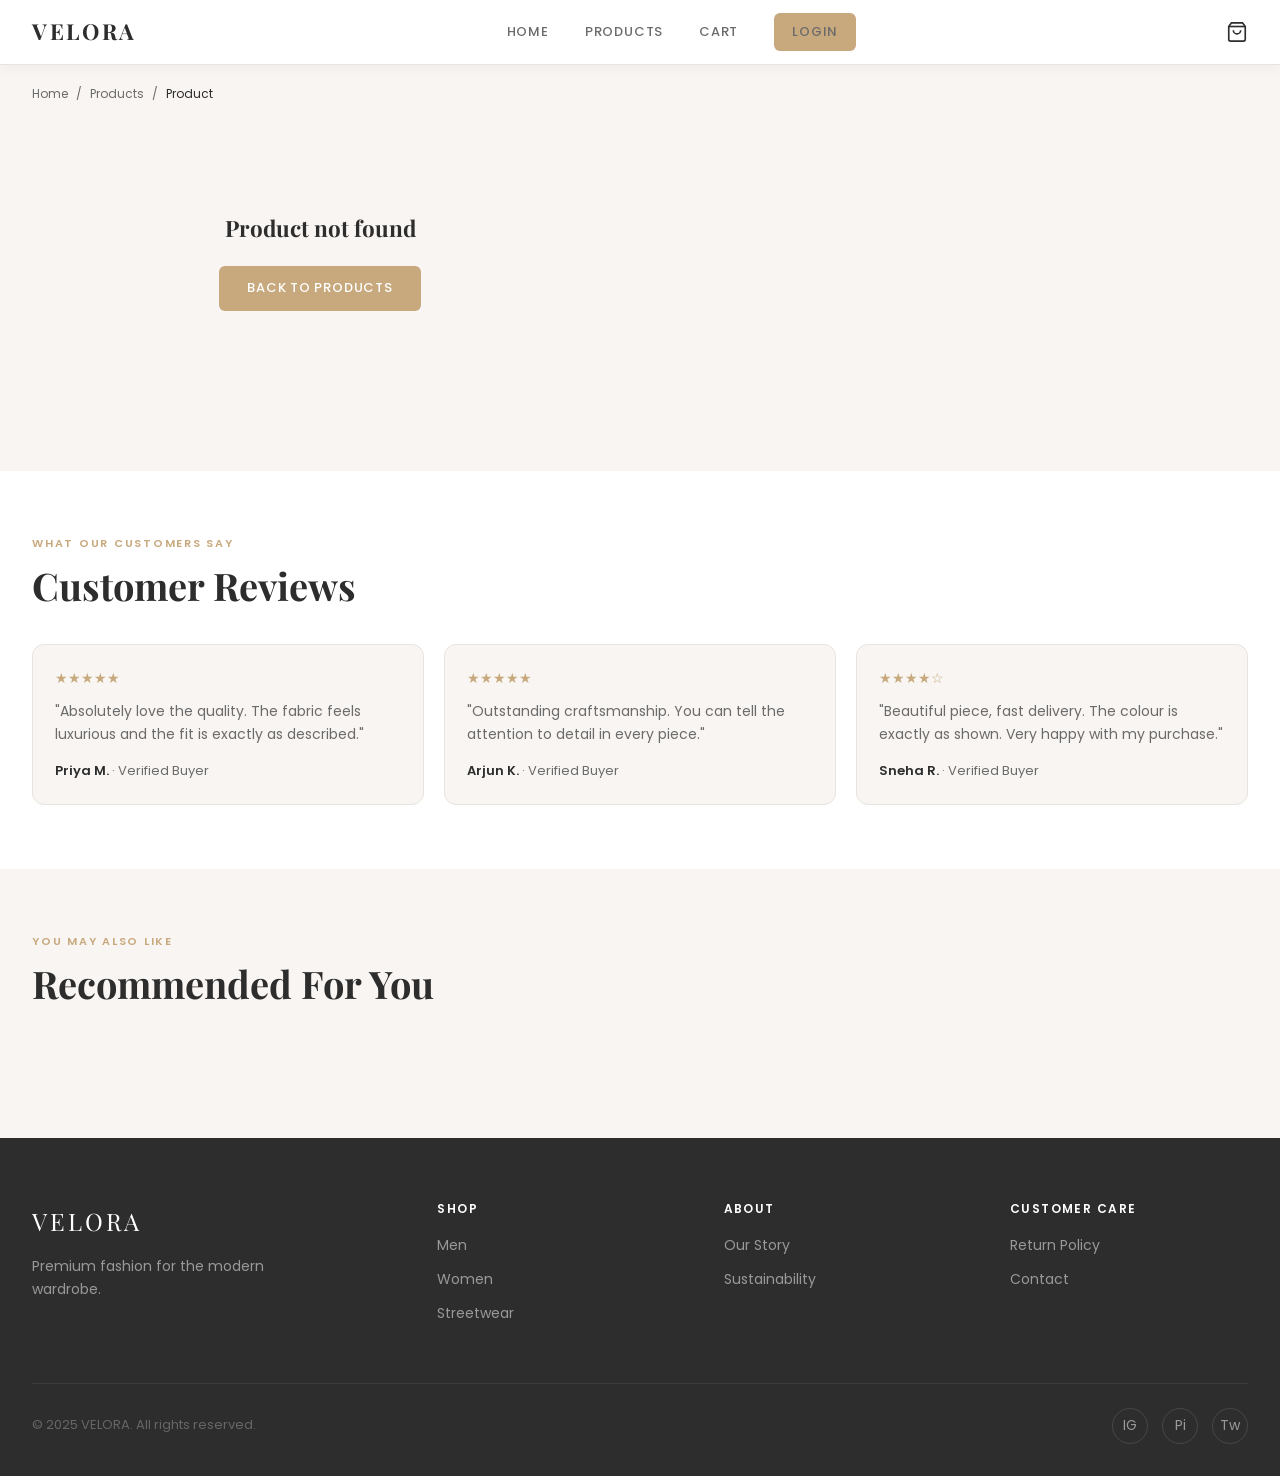
<file: product.html>
﻿<!doctype html>
<html lang="en">
  <head>
    <meta charset="UTF-8" />
    <meta name="viewport" content="width=device-width,initial-scale=1.0" />
    <title>Product – VELORA</title>
    <link
      href="https://fonts.googleapis.com/css2?family=Playfair+Display:ital,wght@0,400;0,600;0,700&family=Poppins:wght@300;400;500;600&display=swap"
      rel="stylesheet"
    />
    <style>
      *,
      *::before,
      *::after {
        box-sizing: border-box;
        margin: 0;
        padding: 0;
      }
      html {
        scroll-behavior: smooth;
      }
      body {
        background: #f8f5f2;
        color: #2d2d2d;
        font-family: "Poppins", sans-serif;
        font-size: 15px;
        line-height: 1.6;
        -webkit-font-smoothing: antialiased;
      }
      img {
        display: block;
        width: 100%;
        object-fit: cover;
      }
      a {
        color: inherit;
        text-decoration: none;
      }
      h1,
      h2,
      h3,
      h4 {
        font-family: "Playfair Display", serif;
        line-height: 1.2;
      }
      .navbar {
        position: sticky;
        top: 0;
        z-index: 100;
        background: #fff;
        box-shadow:
          0 1px 0 #e8e4de,
          0 2px 16px rgba(0, 0, 0, 0.05);
        height: 64px;
        display: flex;
        align-items: center;
      }
      .nav-inner {
        max-width: 1280px;
        margin: 0 auto;
        width: 100%;
        padding: 0 32px;
        display: flex;
        align-items: center;
        justify-content: space-between;
      }
      .nav-logo {
        font-family: "Playfair Display", serif;
        font-size: 22px;
        font-weight: 700;
        letter-spacing: 0.12em;
      }
      .nav-links {
        display: flex;
        align-items: center;
        gap: 36px;
      }
      .nav-links a {
        font-size: 13px;
        font-weight: 500;
        letter-spacing: 0.06em;
        text-transform: uppercase;
        color: #6b6b6b;
        transition: color 0.2s;
      }
      .nav-links a:hover {
        color: #2d2d2d;
      }
      .cart-wrap {
        position: relative;
        display: inline-flex;
        align-items: center;
      }
      .cart-badge {
        position: absolute;
        top: -8px;
        right: -10px;
        background: #c8a97e;
        color: #fff;
        font-size: 10px;
        font-weight: 700;
        width: 18px;
        height: 18px;
        border-radius: 50%;
        display: none;
        align-items: center;
        justify-content: center;
      }
      .hamburger {
        display: none;
        background: none;
        border: none;
        cursor: pointer;
        padding: 4px;
      }
      .hamburger span {
        display: block;
        width: 24px;
        height: 2px;
        background: #2d2d2d;
        margin: 5px 0;
      }
      .mobile-menu {
        display: none;
        flex-direction: column;
        position: absolute;
        top: 64px;
        left: 0;
        right: 0;
        background: #fff;
        border-top: 1px solid #e8e4de;
        padding: 16px 32px 24px;
        box-shadow: 0 8px 24px rgba(0, 0, 0, 0.08);
        z-index: 99;
      }
      .mobile-menu.open {
        display: flex;
      }
      .mobile-menu a {
        padding: 12px 0;
        border-bottom: 1px solid #e8e4de;
        font-size: 14px;
        font-weight: 500;
        color: #2d2d2d;
      }
      .mobile-menu a:last-child {
        border: none;
      }
      .btn {
        display: inline-flex;
        align-items: center;
        justify-content: center;
        padding: 12px 28px;
        background: #c8a97e;
        color: #fff;
        border: none;
        border-radius: 6px;
        font-family: "Poppins", sans-serif;
        font-size: 13px;
        font-weight: 500;
        letter-spacing: 0.06em;
        text-transform: uppercase;
        cursor: pointer;
        transition:
          background 0.2s,
          transform 0.15s,
          box-shadow 0.2s;
      }
      .btn:hover {
        background: #b89666;
        transform: translateY(-1px);
        box-shadow: 0 6px 20px rgba(200, 169, 126, 0.32);
      }
      .btn-outline {
        background: transparent;
        color: #2d2d2d;
        border: 1.5px solid #e8e4de;
      }
      .btn-outline:hover {
        background: #f8f5f2;
        border-color: #c8a97e;
        color: #c8a97e;
        box-shadow: none;
      }
      .btn-lg {
        padding: 15px 36px;
        font-size: 14px;
      }
      .btn-sm {
        padding: 9px 18px;
        font-size: 12px;
      }
      .section-label {
        font-size: 11px;
        font-weight: 600;
        letter-spacing: 0.16em;
        text-transform: uppercase;
        color: #c8a97e;
        margin-bottom: 10px;
      }
      .section-title {
        font-family: "Playfair Display", serif;
        font-size: clamp(26px, 3.5vw, 38px);
        color: #2d2d2d;
        margin-bottom: 8px;
      }
      .product-card {
        background: #fff;
        border: 1px solid #e8e4de;
        border-radius: 12px;
        overflow: hidden;
        box-shadow: 0 2px 12px rgba(0, 0, 0, 0.05);
        transition:
          transform 0.3s,
          box-shadow 0.3s;
        cursor: pointer;
      }
      .product-card:hover {
        transform: translateY(-6px);
        box-shadow: 0 16px 40px rgba(0, 0, 0, 0.1);
      }
      .img-wrap {
        aspect-ratio: 3/4;
        overflow: hidden;
        position: relative;
      }
      .img-wrap img {
        height: 100%;
        width: 100%;
        object-fit: cover;
        transition: transform 0.5s;
      }
      .product-card:hover .img-wrap img {
        transform: scale(1.06);
      }
      .badge-tag {
        position: absolute;
        top: 12px;
        left: 12px;
        background: #c8a97e;
        color: #fff;
        font-size: 10px;
        font-weight: 600;
        padding: 4px 10px;
        border-radius: 4px;
        text-transform: uppercase;
      }
      .card-body {
        padding: 16px 18px 20px;
      }
      .cat-tag {
        font-size: 10px;
        font-weight: 600;
        letter-spacing: 0.1em;
        text-transform: uppercase;
        color: #c8a97e;
        margin-bottom: 6px;
      }
      .card-body h3 {
        font-family: "Poppins", sans-serif;
        font-size: 15px;
        font-weight: 500;
        margin-bottom: 4px;
      }
      .price {
        font-size: 16px;
        font-weight: 600;
        margin-bottom: 14px;
      }
      .card-actions {
        display: flex;
        gap: 8px;
      }
      .card-actions .btn {
        flex: 1;
      }
      .products-grid {
        display: grid;
        grid-template-columns: repeat(auto-fill, minmax(260px, 1fr));
        gap: 24px;
      }
      .breadcrumb {
        max-width: 1280px;
        margin: 0 auto;
        padding: 20px 32px 0;
        font-size: 12px;
        color: #6b6b6b;
        display: flex;
        gap: 8px;
        align-items: center;
      }
      .breadcrumb a:hover {
        color: #c8a97e;
      }
      .product-detail {
        max-width: 1280px;
        margin: 0 auto;
        padding: 32px 32px 80px;
        display: grid;
        grid-template-columns: 1fr 1fr;
        gap: 64px;
        align-items: start;
      }
      .product-gallery {
        position: sticky;
        top: 88px;
      }
      .main-img-box {
        aspect-ratio: 3/4;
        border-radius: 16px;
        overflow: hidden;
        margin-bottom: 14px;
      }
      .main-img-box img {
        width: 100%;
        height: 100%;
        object-fit: cover;
        transition: transform 0.4s;
      }
      .main-img-box:hover img {
        transform: scale(1.04);
      }
      .thumb-row {
        display: flex;
        gap: 10px;
      }
      .thumb {
        width: 72px;
        aspect-ratio: 1;
        border-radius: 8px;
        overflow: hidden;
        border: 2px solid transparent;
        cursor: pointer;
        transition: border-color 0.2s;
      }
      .thumb.active {
        border-color: #c8a97e;
      }
      .thumb img {
        width: 100%;
        height: 100%;
        object-fit: cover;
      }
      .pi-cat {
        font-size: 11px;
        font-weight: 700;
        letter-spacing: 0.16em;
        text-transform: uppercase;
        color: #c8a97e;
        margin-bottom: 10px;
      }
      .pi-name {
        font-family: "Playfair Display", serif;
        font-size: clamp(26px, 3vw, 38px);
        margin-bottom: 16px;
        line-height: 1.15;
      }
      .pi-price {
        font-size: 26px;
        font-weight: 600;
        margin-bottom: 20px;
      }
      .pi-desc {
        color: #6b6b6b;
        font-size: 15px;
        line-height: 1.8;
        margin-bottom: 28px;
        padding-bottom: 28px;
        border-bottom: 1px solid #e8e4de;
      }
      .pi-label {
        font-size: 11px;
        font-weight: 700;
        letter-spacing: 0.1em;
        text-transform: uppercase;
        color: #6b6b6b;
        margin-bottom: 10px;
        display: flex;
        justify-content: space-between;
      }
      .sizes {
        display: flex;
        gap: 10px;
        margin-bottom: 24px;
        flex-wrap: wrap;
      }
      .size-btn {
        width: 48px;
        height: 48px;
        border-radius: 8px;
        border: 1.5px solid #e8e4de;
        background: transparent;
        cursor: pointer;
        font-family: "Poppins", sans-serif;
        font-size: 13px;
        font-weight: 500;
        color: #2d2d2d;
        transition: all 0.2s;
      }
      .size-btn:hover {
        border-color: #c8a97e;
        color: #c8a97e;
      }
      .size-btn.active {
        background: #2d2d2d;
        border-color: #2d2d2d;
        color: #fff;
      }
      .qty-ctrl {
        display: flex;
        align-items: center;
        border: 1.5px solid #e8e4de;
        border-radius: 8px;
        overflow: hidden;
        width: fit-content;
        margin-bottom: 24px;
      }
      .qty-ctrl button {
        width: 40px;
        height: 44px;
        background: none;
        border: none;
        font-size: 18px;
        color: #2d2d2d;
        cursor: pointer;
      }
      .qty-ctrl button:hover {
        background: #f8f5f2;
      }
      .qty-ctrl span {
        width: 44px;
        text-align: center;
        font-weight: 500;
        font-size: 15px;
      }
      .cta-row {
        display: flex;
        gap: 12px;
        margin-bottom: 32px;
      }
      .cta-row .btn {
        flex: 1;
        padding: 15px;
      }
      .wish-btn {
        width: 52px;
        height: 52px;
        border-radius: 8px;
        border: 1.5px solid #e8e4de;
        background: transparent;
        cursor: pointer;
        display: flex;
        align-items: center;
        justify-content: center;
        font-size: 20px;
        transition: all 0.2s;
      }
      .wish-btn:hover {
        border-color: #e74c3c;
        color: #e74c3c;
      }
      .accordion {
        border-top: 1px solid #e8e4de;
      }
      .acc-item {
        border-bottom: 1px solid #e8e4de;
      }
      .acc-header {
        display: flex;
        align-items: center;
        justify-content: space-between;
        padding: 18px 0;
        cursor: pointer;
        font-size: 14px;
        font-weight: 500;
      }
      .acc-icon {
        transition: transform 0.3s;
        font-size: 18px;
        color: #6b6b6b;
      }
      .acc-header.open .acc-icon {
        transform: rotate(180deg);
      }
      .acc-body {
        padding: 0 0 18px;
        color: #6b6b6b;
        font-size: 14px;
        line-height: 1.8;
        display: none;
      }
      .acc-body.open {
        display: block;
      }
      .reviews-sec {
        padding: 64px 32px;
        background: #fff;
      }
      .reviews-inner {
        max-width: 1280px;
        margin: 0 auto;
      }
      .review-grid {
        display: grid;
        grid-template-columns: repeat(3, 1fr);
        gap: 20px;
        margin-top: 36px;
      }
      .review-card {
        background: #f8f5f2;
        border: 1px solid #e8e4de;
        border-radius: 12px;
        padding: 22px;
      }
      .stars {
        color: #c8a97e;
        font-size: 14px;
        margin-bottom: 10px;
      }
      .review-text {
        font-size: 14px;
        color: #6b6b6b;
        line-height: 1.7;
        margin-bottom: 14px;
      }
      .reviewer {
        font-size: 13px;
        font-weight: 600;
      }
      .rec-sec {
        padding: 64px 32px 96px;
      }
      .rec-inner {
        max-width: 1280px;
        margin: 0 auto;
      }
      footer {
        background: #2d2d2d;
        color: #c8c8c8;
        padding: 64px 32px 32px;
      }
      .footer-inner {
        max-width: 1280px;
        margin: 0 auto;
        display: grid;
        grid-template-columns: 1.5fr repeat(3, 1fr);
        gap: 48px;
      }
      .footer-logo {
        font-family: "Playfair Display", serif;
        font-size: 24px;
        color: #fff;
        letter-spacing: 0.12em;
        margin-bottom: 14px;
      }
      .footer-brand p {
        font-size: 14px;
        color: #999;
        line-height: 1.7;
        max-width: 240px;
      }
      footer h4 {
        font-family: "Poppins", sans-serif;
        font-size: 12px;
        font-weight: 600;
        letter-spacing: 0.12em;
        text-transform: uppercase;
        color: #fff;
        margin-bottom: 16px;
      }
      footer ul {
        list-style: none;
      }
      footer ul li {
        margin-bottom: 10px;
      }
      footer ul li a {
        font-size: 14px;
        color: #999;
        transition: color 0.2s;
      }
      footer ul li a:hover {
        color: #c8a97e;
      }
      .footer-bottom {
        max-width: 1280px;
        margin: 48px auto 0;
        padding-top: 24px;
        border-top: 1px solid rgba(255, 255, 255, 0.08);
        display: flex;
        align-items: center;
        justify-content: space-between;
        flex-wrap: wrap;
        gap: 12px;
      }
      .footer-bottom p {
        font-size: 13px;
        color: #666;
      }
      .social-icons {
        display: flex;
        gap: 14px;
      }
      .social-icons a {
        width: 36px;
        height: 36px;
        border-radius: 50%;
        border: 1px solid rgba(255, 255, 255, 0.12);
        display: flex;
        align-items: center;
        justify-content: center;
        color: #999;
        font-size: 14px;
        transition:
          background 0.2s,
          color 0.2s;
      }
      .social-icons a:hover {
        background: #c8a97e;
        border-color: #c8a97e;
        color: #fff;
      }
      @media (max-width: 900px) {
        .product-detail {
          grid-template-columns: 1fr;
          gap: 40px;
        }
        .product-gallery {
          position: static;
        }
        .review-grid {
          grid-template-columns: 1fr 1fr;
        }
        .footer-inner {
          grid-template-columns: 1fr 1fr !important;
          gap: 32px;
        }
      }
      @media (max-width: 640px) {
        .product-detail,
        .reviews-sec,
        .rec-sec,
        .breadcrumb {
          padding-left: 20px;
          padding-right: 20px;
        }
        .review-grid {
          grid-template-columns: 1fr;
        }
        .products-grid {
          grid-template-columns: 1fr 1fr !important;
          gap: 16px;
        }
        .nav-inner {
          padding: 0 20px;
        }
        .nav-links {
          display: none;
        }
        .hamburger {
          display: block;
        }
        .footer-inner {
          grid-template-columns: 1fr !important;
          gap: 28px;
        }
      }
    </style>
  </head>
  <body>
    <nav class="navbar">
      <div class="nav-inner">
        <a href="index.html" class="nav-logo">VELORA</a>
        <div class="nav-links">
          <a href="index.html">Home</a><a href="products.html">Products</a>
          <a href="cart.html" style="position: relative"
            >Cart<span
              class="cart-badge"
              style="position: absolute; top: -8px; right: -16px"
              >0</span
            ></a
          >
          <a href="login.html" class="btn btn-sm" id="authLink">Login</a>
        </div>
        <div style="display: flex; align-items: center; gap: 16px">
          <a href="cart.html" class="cart-wrap"
            ><svg
              width="22"
              height="22"
              viewBox="0 0 24 24"
              fill="none"
              stroke="#2D2D2D"
              stroke-width="1.8"
            >
              <path d="M6 2L3 6v14a2 2 0 002 2h14a2 2 0 002-2V6l-3-4z" />
              <line x1="3" y1="6" x2="21" y2="6" />
              <path d="M16 10a4 4 0 01-8 0" /></svg
            ><span class="cart-badge">0</span></a
          >
          <button class="hamburger" id="menuToggle">
            <span></span><span></span><span></span>
          </button>
        </div>
      </div>
      <div class="mobile-menu" id="mobileMenu">
        <a href="index.html">Home</a><a href="products.html">Products</a
        ><a href="cart.html">Cart</a><a href="login.html" id="mobileAuthLink">Login</a>
      </div>
    </nav>
    <div class="breadcrumb">
      <a href="index.html">Home</a><span>/</span
      ><a href="products.html">Products</a><span>/</span
      ><span id="breadName" style="color: #2d2d2d">Product</span>
    </div>
    <div class="product-detail" id="productDetail"></div>
    <section class="reviews-sec">
      <div class="reviews-inner">
        <div class="section-label">What Our Customers Say</div>
        <h2 class="section-title">Customer Reviews</h2>
        <div class="review-grid">
          <div class="review-card">
            <div class="stars">★★★★★</div>
            <p class="review-text">
              "Absolutely love the quality. The fabric feels luxurious and the
              fit is exactly as described."
            </p>
            <div class="reviewer">
              Priya M.
              <span style="color: #6b6b6b; font-weight: 400"
                >· Verified Buyer</span
              >
            </div>
          </div>
          <div class="review-card">
            <div class="stars">★★★★★</div>
            <p class="review-text">
              "Outstanding craftsmanship. You can tell the attention to detail
              in every piece."
            </p>
            <div class="reviewer">
              Arjun K.
              <span style="color: #6b6b6b; font-weight: 400"
                >· Verified Buyer</span
              >
            </div>
          </div>
          <div class="review-card">
            <div class="stars">★★★★☆</div>
            <p class="review-text">
              "Beautiful piece, fast delivery. The colour is exactly as shown.
              Very happy with my purchase."
            </p>
            <div class="reviewer">
              Sneha R.
              <span style="color: #6b6b6b; font-weight: 400"
                >· Verified Buyer</span
              >
            </div>
          </div>
        </div>
      </div>
    </section>
    <section class="rec-sec">
      <div class="rec-inner">
        <div class="section-label">You May Also Like</div>
        <h2 class="section-title" style="margin-bottom: 36px">
          Recommended For You
        </h2>
        <div class="products-grid" id="recGrid"></div>
      </div>
    </section>
    <footer>
      <div class="footer-inner">
        <div class="footer-brand">
          <div class="footer-logo">VELORA</div>
          <p>Premium fashion for the modern wardrobe.</p>
        </div>
        <div>
          <h4>Shop</h4>
          <ul>
            <li><a href="products.html?cat=Men">Men</a></li>
            <li><a href="products.html?cat=Women">Women</a></li>
            <li><a href="products.html?cat=Streetwear">Streetwear</a></li>
          </ul>
        </div>
        <div>
          <h4>About</h4>
          <ul>
            <li><a href="#">Our Story</a></li>
            <li><a href="#">Sustainability</a></li>
          </ul>
        </div>
        <div>
          <h4>Customer Care</h4>
          <ul>
            <li><a href="#">Return Policy</a></li>
            <li><a href="#">Contact</a></li>
          </ul>
        </div>
      </div>
      <div class="footer-bottom">
        <p>© 2025 VELORA. All rights reserved.</p>
        <div class="social-icons">
          <a href="#">IG</a><a href="#">Pi</a><a href="#">Tw</a>
        </div>
      </div>
    </footer>
    <script>
      const PRODUCTS = [
        {
          id: 1,
          name: "Linen Relaxed Blazer",
          price: 4999,
          category: "Women",
          image:
            "https://images.unsplash.com/photo-1594938298603-c8148c4b4a2b?w=600&q=80",
          material: "100% Linen",
          fit: "Relaxed Fit",
          care: "Dry Clean Only",
          badge: "New",
          description:
            "A relaxed-fit blazer crafted from premium linen. Perfect for effortless sophistication.",
        },
        {
          id: 2,
          name: "Structured Wool Coat",
          price: 8999,
          category: "Women",
          image:
            "https://images.unsplash.com/photo-1539109136881-3be0616acf4b?w=600&q=80",
          material: "90% Merino Wool, 10% Cashmere",
          fit: "Tailored Fit",
          care: "Dry Clean Only",
          badge: "Bestseller",
          description: "A timeless structured coat in fine merino wool.",
        },
        {
          id: 3,
          name: "Slim Tapered Chinos",
          price: 2799,
          category: "Men",
          image:
            "https://images.unsplash.com/photo-1552902865-b72c031ac5ea?w=600&q=80",
          material: "98% Cotton, 2% Elastane",
          fit: "Slim Tapered",
          care: "Machine Wash Cold",
          badge: "",
          description: "Slim tapered chinos with a refined finish.",
        },
        {
          id: 4,
          name: "Oxford Button-Down Shirt",
          price: 1999,
          category: "Men",
          image:
            "https://images.unsplash.com/photo-1620012253295-c15cc3e65df4?w=600&q=80",
          material: "100% Oxford Cotton",
          fit: "Regular Fit",
          care: "Machine Wash Warm",
          badge: "",
          description: "A classic Oxford shirt, elevated with premium fabric.",
        },
        {
          id: 5,
          name: "Oversized Graphic Hoodie",
          price: 2499,
          category: "Streetwear",
          image:
            "https://images.unsplash.com/photo-1556821840-3a63f15732ce?w=600&q=80",
          material: "100% Heavyweight Cotton",
          fit: "Oversized Fit",
          care: "Machine Wash Cold",
          badge: "New",
          description:
            "Heavyweight oversized hoodie with a bold graphic print.",
        },
        {
          id: 6,
          name: "Cargo Utility Pants",
          price: 3299,
          category: "Streetwear",
          image:
            "https://images.unsplash.com/photo-1624378439575-d8705ad7ae80?w=600&q=80",
          material: "100% Ripstop Cotton",
          fit: "Relaxed Fit",
          care: "Machine Wash Cold",
          badge: "",
          description: "Technical cargo pants with multiple pockets.",
        },
        {
          id: 7,
          name: "Leather Minimal Tote",
          price: 5499,
          category: "Accessories",
          image:
            "https://images.unsplash.com/photo-1548036328-c9fa89d128fa?w=600&q=80",
          material: "Full-Grain Leather",
          fit: "One Size",
          care: "Spot Clean Only",
          badge: "Bestseller",
          description: "A clean-lined tote in full-grain leather.",
        },
        {
          id: 8,
          name: "Cashmere Knit Scarf",
          price: 1799,
          category: "Accessories",
          image:
            "https://images.unsplash.com/photo-1601924921557-45e6dea0a157?w=600&q=80",
          material: "100% Pure Cashmere",
          fit: "One Size",
          care: "Hand Wash Cold",
          badge: "",
          description: "Exceptionally soft pure cashmere scarf.",
        },
        {
          id: 9,
          name: "Silk Slip Dress",
          price: 6299,
          category: "Women",
          image:
            "https://images.unsplash.com/photo-1515372039744-b8f02a3ae446?w=600&q=80",
          material: "100% Silk",
          fit: "Relaxed Slip",
          care: "Dry Clean Only",
          badge: "New",
          description: "A fluid silk slip dress that moves beautifully.",
        },
        {
          id: 10,
          name: "Premium Crewneck Sweater",
          price: 2999,
          category: "Men",
          image:
            "https://images.unsplash.com/photo-1611312449408-fcece27cdbb7?w=600&q=80",
          material: "100% Pima Cotton",
          fit: "Regular Fit",
          care: "Machine Wash Cold",
          badge: "",
          description: "A wardrobe essential in fine Pima cotton.",
        },
        {
          id: 11,
          name: "Track Jacket",
          price: 2199,
          category: "Streetwear",
          image:
            "https://images.unsplash.com/photo-1591047139829-d91aecb6caea?w=600&q=80",
          material: "100% Recycled Polyester",
          fit: "Relaxed Fit",
          care: "Machine Wash Cold",
          badge: "",
          description: "A clean track jacket with minimal branding.",
        },
        {
          id: 12,
          name: "Suede Belt",
          price: 1299,
          category: "Accessories",
          image:
            "https://images.unsplash.com/photo-1553062407-98eeb64c6a62?w=600&q=80",
          material: "Genuine Suede, Brass Hardware",
          fit: "Adjustable",
          care: "Spot Clean",
          badge: "",
          description: "A refined suede belt with brass hardware.",
        },
      ];
      function getCart() {
        return JSON.parse(localStorage.getItem("velora_cart") || "[]");
      }
      function saveCart(c) {
        localStorage.setItem("velora_cart", JSON.stringify(c));
        updateBadge();
      }
      function addToCart(id, size, qty) {
        size = size || "M";
        qty = qty || 1;
        const cart = getCart();
        const p = PRODUCTS.find((x) => x.id === id);
        if (!p) return;
        const ex = cart.find((i) => i.id === id && i.size === size);
        if (ex) ex.qty += qty;
        else
          cart.push({
            id,
            name: p.name,
            price: p.price,
            image: p.image,
            size,
            qty,
          });
        saveCart(cart);
        toast(p.name + " added to cart");
      }
      function updateBadge() {
        const n = getCart().reduce((s, i) => s + i.qty, 0);
        document.querySelectorAll(".cart-badge").forEach((el) => {
          el.textContent = n;
          el.style.display = n > 0 ? "flex" : "none";
        });
      }
      function toast(msg) {
        const e = document.querySelector(".v-toast");
        if (e) e.remove();
        const t = document.createElement("div");
        t.className = "v-toast";
        t.innerHTML = '<span style="color:#C8A97E">✓</span> ' + msg;
        t.style.cssText =
          "position:fixed;bottom:32px;right:32px;z-index:9999;background:#2D2D2D;color:#fff;padding:14px 22px;border-radius:8px;font-family:Poppins,sans-serif;font-size:14px;display:flex;align-items:center;gap:10px;box-shadow:0 8px 32px rgba(0,0,0,.18)";
        document.body.appendChild(t);
        setTimeout(() => {
          t.style.opacity = "0";
          t.style.transition = "opacity .3s";
          setTimeout(() => t.remove(), 300);
        }, 2500);
      }
      function getUser() {
        try {
          return JSON.parse(localStorage.getItem("velora_user") || "{}");
        } catch (e) {
          return {};
        }
      }
      function syncAuthLinks() {
        const user = getUser();
        const loggedIn = user && user.loggedIn;
        const link = document.getElementById("authLink");
        const mobile = document.getElementById("mobileAuthLink");
        if (loggedIn) {
          if (link) {
            link.textContent = "Account";
            link.href = "profile.html";
          }
          if (mobile) {
            mobile.textContent = "Account";
            mobile.href = "profile.html";
          }
        } else {
          if (link) {
            link.textContent = "Login";
            link.href = "login.html";
          }
          if (mobile) {
            mobile.textContent = "Login";
            mobile.href = "login.html";
          }
        }
      }
      var IMG_PLACEHOLDER =
        "data:image/svg+xml;charset=UTF-8," +
        encodeURIComponent(
          "<svg xmlns='http://www.w3.org/2000/svg' width='600' height='800' viewBox='0 0 600 800'><rect width='100%' height='100%' fill='#f2ece6'/><rect x='24' y='24' width='552' height='752' fill='none' stroke='#e0d9d1' stroke-width='2'/><text x='50%' y='50%' text-anchor='middle' fill='#b3a99c' font-family='Poppins, sans-serif' font-size='20'>Image unavailable</text></svg>"
        );
      function applyImageFallback(root) {
        var scope = root || document;
        var imgs = scope.querySelectorAll ? scope.querySelectorAll("img") : [];
        imgs.forEach(function (img) {
          if (img.dataset.fallbackApplied) return;
          img.dataset.fallbackApplied = "1";
          if (!img.getAttribute("src")) {
            img.src = IMG_PLACEHOLDER;
          }
          if (img.complete && img.naturalWidth === 0) {
            img.src = IMG_PLACEHOLDER;
          }
          img.addEventListener("error", function () {
            if (img.src !== IMG_PLACEHOLDER) img.src = IMG_PLACEHOLDER;
          });
        });
      }
      function initImageFallback() {
        applyImageFallback(document);
        if (!("MutationObserver" in window)) return;
        var obs = new MutationObserver(function (muts) {
          muts.forEach(function (m) {
            m.addedNodes.forEach(function (node) {
              if (node.nodeType !== 1) return;
              if (node.tagName === "IMG") {
                applyImageFallback(node.parentElement || document);
              } else {
                applyImageFallback(node);
              }
            });
          });
        });
        obs.observe(document.body, { childList: true, subtree: true });
      }
      document
        .getElementById("menuToggle")
        .addEventListener("click", () =>
          document.getElementById("mobileMenu").classList.toggle("open"),
        );
      updateBadge();
      syncAuthLinks();
      initImageFallback();
      const prodId = parseInt(new URLSearchParams(location.search).get("id"));
      const product = PRODUCTS.find((p) => p.id === prodId);
      let selSize = "M",
        qty = 1;
      if (!product) {
        document.getElementById("productDetail").innerHTML =
          '<div style="padding:80px 32px;text-align:center"><h2>Product not found</h2><a href="products.html" class="btn" style="margin-top:24px;display:inline-flex">Back to Products</a></div>';
      } else {
        document.title = product.name + " – VELORA";
        document.getElementById("breadName").textContent = product.name;
        document.getElementById("productDetail").innerHTML =
          '<div class="product-gallery">' +
          '<div class="main-img-box"><img src="' +
          product.image +
          '" alt="' +
          product.name +
          '" id="mainImg"/></div>' +
          '<div class="thumb-row">' +
          [0, 1, 2, 3]
            .map(function (i) {
              return (
                '<div class="thumb' +
                (i === 0 ? " active" : "") +
                '" onclick="swThumb(this)"><img src="' +
                product.image +
                '" loading="lazy"/></div>'
              );
            })
            .join("") +
          "</div></div>" +
          '<div class="product-info">' +
          '<div class="pi-cat">' +
          product.category +
          "</div>" +
          '<h1 class="pi-name">' +
          product.name +
          "</h1>" +
          '<div class="pi-price">₹' +
          product.price.toLocaleString() +
          "</div>" +
          '<p class="pi-desc">' +
          product.description +
          "</p>" +
          '<div class="pi-label"><span>Select Size</span><span style="color:#C8A97E;cursor:pointer;text-decoration:underline;font-size:11px">Size Guide</span></div>' +
          '<div class="sizes">' +
          ["XS", "S", "M", "L", "XL"]
            .map(function (s) {
              return (
                '<button class="size-btn' +
                (s === "M" ? " active" : "") +
                '" onclick="pickSize(\'' +
                s +
                "',this)\">" +
                s +
                "</button>"
              );
            })
            .join("") +
          "</div>" +
          '<div class="pi-label" style="margin-bottom:10px"><span>Quantity</span></div>' +
          '<div class="qty-ctrl"><button onclick="chgQty(-1)">−</button><span id="qtyNum">1</span><button onclick="chgQty(1)">+</button></div>' +
          '<div class="cta-row"><button class="btn btn-lg" onclick="doAdd()">Add to Cart</button><a href="checkout.html" class="btn btn-outline btn-lg" onclick="doAdd()">Buy Now</a><button class="wish-btn">♡</button></div>' +
          '<div class="accordion">' +
          '<div class="acc-item"><div class="acc-header open" onclick="toggleAcc(this)"><span>Product Details</span><span class="acc-icon">∨</span></div><div class="acc-body open"><p><strong>Material:</strong> ' +
          product.material +
          "</p><p><strong>Fit:</strong> " +
          product.fit +
          "</p><p><strong>Care:</strong> " +
          product.care +
          "</p></div></div>" +
          '<div class="acc-item"><div class="acc-header" onclick="toggleAcc(this)"><span>Shipping &amp; Returns</span><span class="acc-icon">∨</span></div><div class="acc-body"><p>Free delivery on orders above ₹2999. Standard delivery 3–5 business days.</p><p style="margin-top:8px">Free returns within 30 days.</p></div></div>' +
          '<div class="acc-item"><div class="acc-header" onclick="toggleAcc(this)"><span>Sustainability</span><span class="acc-icon">∨</span></div><div class="acc-body"><p>Made with sustainably sourced materials and packaged in recycled materials.</p></div></div>' +
          "</div></div>";
        PRODUCTS.filter((p) => p.id !== prodId)
          .slice(0, 4)
          .forEach(function (p) {
            document.getElementById("recGrid").innerHTML +=
              '<div class="product-card" onclick="location.href=\'product.html?id=' +
              p.id +
              "'\">" +
              '<div class="img-wrap"><img src="' +
              p.image +
              '" alt="' +
              p.name +
              '" loading="lazy"/>' +
              (p.badge
                ? '<span class="badge-tag">' + p.badge + "</span>"
                : "") +
              "</div>" +
              '<div class="card-body"><div class="cat-tag">' +
              p.category +
              "</div><h3>" +
              p.name +
              '</h3><div class="price">₹' +
              p.price.toLocaleString() +
              "</div>" +
              '<div class="card-actions"><button class="btn btn-sm" onclick="event.stopPropagation();addToCart(' +
              p.id +
              ')">Add to Cart</button><a href="product.html?id=' +
              p.id +
              '" class="btn btn-sm btn-outline" onclick="event.stopPropagation()">View</a></div></div></div>';
          });
      }
      function pickSize(s, btn) {
        selSize = s;
        document.querySelectorAll(".size-btn").forEach(function (b) {
          b.classList.remove("active");
        });
        btn.classList.add("active");
      }
      function chgQty(d) {
        qty = Math.max(1, qty + d);
        document.getElementById("qtyNum").textContent = qty;
      }
      function doAdd() {
        if (product) addToCart(product.id, selSize, qty);
      }
      function toggleAcc(h) {
        h.classList.toggle("open");
        h.nextElementSibling.classList.toggle("open");
      }
      function swThumb(t) {
        document.querySelectorAll(".thumb").forEach(function (x) {
          x.classList.remove("active");
        });
        t.classList.add("active");
      }
    </script>
  </body>
</html>
</file>
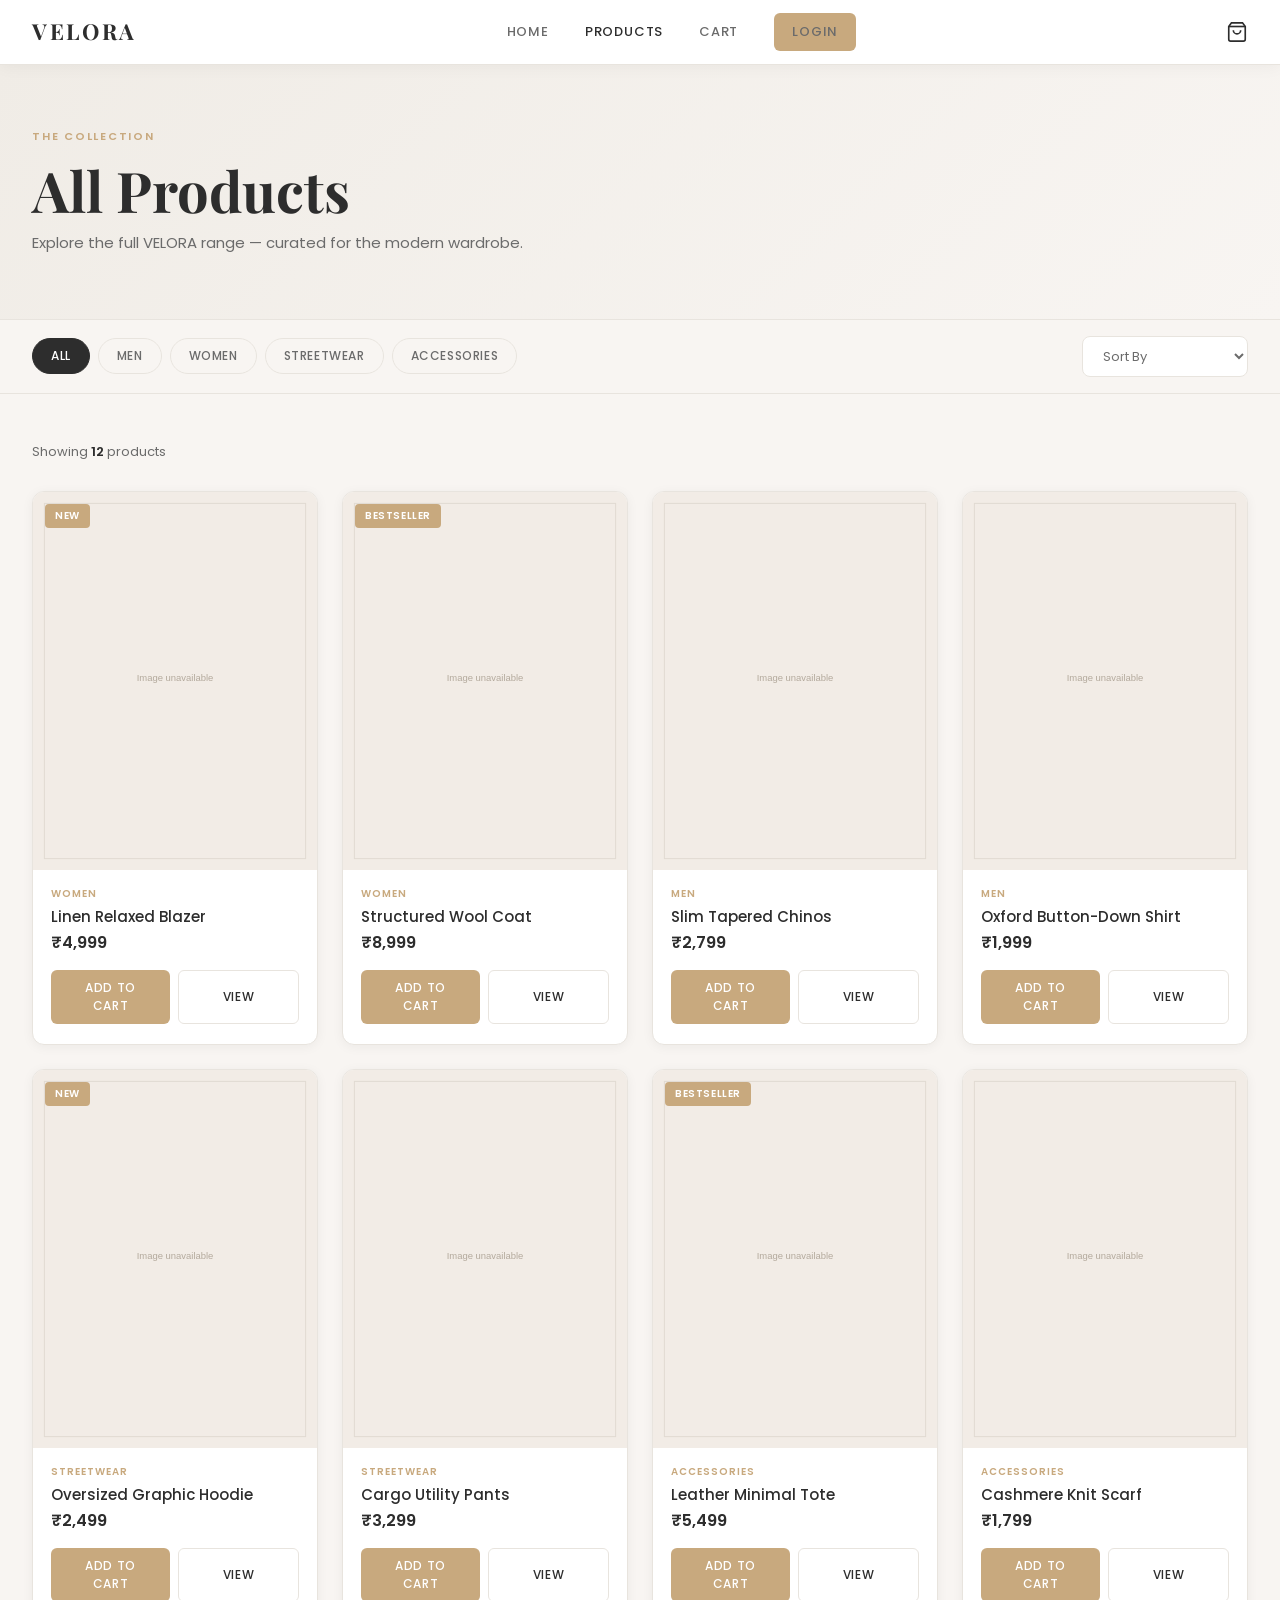
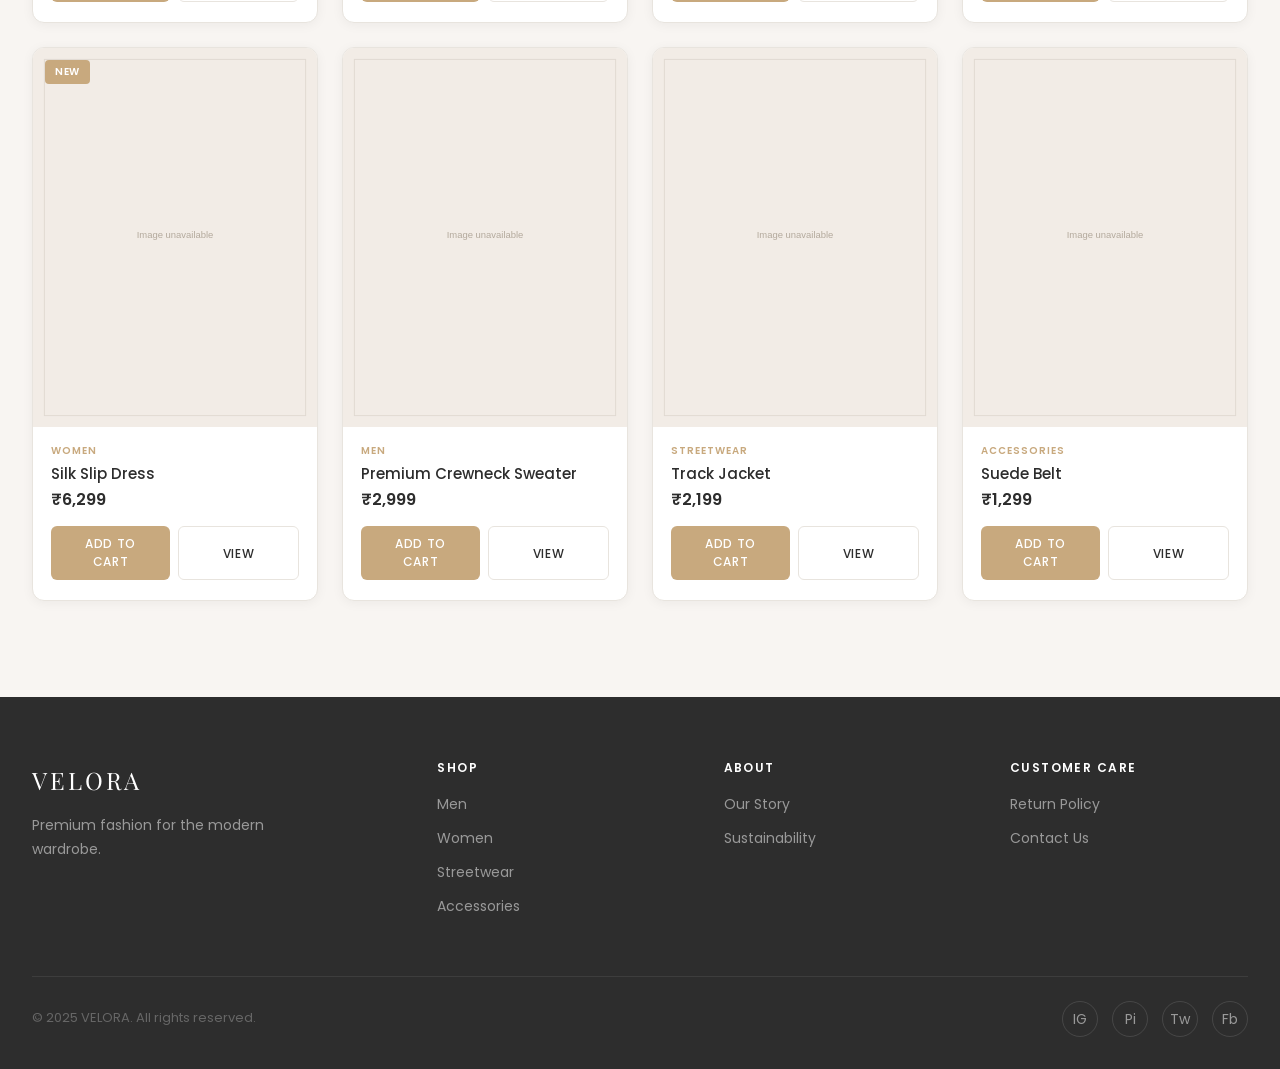
<file: products.html>
﻿<!doctype html>
<html lang="en">
  <head>
    <meta charset="UTF-8" />
    <meta name="viewport" content="width=device-width,initial-scale=1.0" />
    <title>Products – VELORA</title>
    <link
      href="https://fonts.googleapis.com/css2?family=Playfair+Display:ital,wght@0,400;0,600;0,700;1,400&family=Poppins:wght@300;400;500;600&display=swap"
      rel="stylesheet"
    />
    <style>
      *,
      *::before,
      *::after {
        box-sizing: border-box;
        margin: 0;
        padding: 0;
      }
      html {
        scroll-behavior: smooth;
      }
      body {
        background: #f8f5f2;
        color: #2d2d2d;
        font-family: "Poppins", sans-serif;
        font-size: 15px;
        line-height: 1.6;
        -webkit-font-smoothing: antialiased;
      }
      img {
        display: block;
        width: 100%;
        object-fit: cover;
      }
      a {
        color: inherit;
        text-decoration: none;
      }
      h1,
      h2,
      h3,
      h4 {
        font-family: "Playfair Display", serif;
        line-height: 1.2;
      }
      .navbar {
        position: sticky;
        top: 0;
        z-index: 100;
        background: #fff;
        box-shadow:
          0 1px 0 #e8e4de,
          0 2px 16px rgba(0, 0, 0, 0.05);
        height: 64px;
        display: flex;
        align-items: center;
      }
      .nav-inner {
        max-width: 1280px;
        margin: 0 auto;
        width: 100%;
        padding: 0 32px;
        display: flex;
        align-items: center;
        justify-content: space-between;
      }
      .nav-logo {
        font-family: "Playfair Display", serif;
        font-size: 22px;
        font-weight: 700;
        letter-spacing: 0.12em;
        color: #2d2d2d;
      }
      .nav-links {
        display: flex;
        align-items: center;
        gap: 36px;
      }
      .nav-links a {
        font-size: 13px;
        font-weight: 500;
        letter-spacing: 0.06em;
        text-transform: uppercase;
        color: #6b6b6b;
        transition: color 0.2s;
      }
      .nav-links a:hover,
      .nav-links a.active {
        color: #2d2d2d;
      }
      .cart-wrap {
        position: relative;
        display: flex;
        align-items: center;
        cursor: pointer;
      }
      .cart-badge {
        position: absolute;
        top: -8px;
        right: -10px;
        background: #c8a97e;
        color: #fff;
        font-size: 10px;
        font-weight: 700;
        width: 18px;
        height: 18px;
        border-radius: 50%;
        display: none;
        align-items: center;
        justify-content: center;
      }
      .hamburger {
        display: none;
        background: none;
        border: none;
        cursor: pointer;
        padding: 4px;
      }
      .hamburger span {
        display: block;
        width: 24px;
        height: 2px;
        background: #2d2d2d;
        margin: 5px 0;
      }
      .mobile-menu {
        display: none;
        flex-direction: column;
        position: absolute;
        top: 64px;
        left: 0;
        right: 0;
        background: #fff;
        border-top: 1px solid #e8e4de;
        padding: 16px 32px 24px;
        box-shadow: 0 8px 24px rgba(0, 0, 0, 0.08);
        z-index: 99;
      }
      .mobile-menu.open {
        display: flex;
      }
      .mobile-menu a {
        padding: 12px 0;
        border-bottom: 1px solid #e8e4de;
        font-size: 14px;
        font-weight: 500;
        color: #2d2d2d;
      }
      .mobile-menu a:last-child {
        border: none;
      }
      .btn {
        display: inline-flex;
        align-items: center;
        justify-content: center;
        gap: 8px;
        padding: 12px 28px;
        background: #c8a97e;
        color: #fff;
        border: none;
        border-radius: 6px;
        font-family: "Poppins", sans-serif;
        font-size: 13px;
        font-weight: 500;
        letter-spacing: 0.06em;
        text-transform: uppercase;
        cursor: pointer;
        transition:
          background 0.2s,
          transform 0.15s,
          box-shadow 0.2s;
      }
      .btn:hover {
        background: #b89666;
        transform: translateY(-1px);
        box-shadow: 0 6px 20px rgba(200, 169, 126, 0.32);
      }
      .btn-outline {
        background: transparent;
        color: #2d2d2d;
        border: 1.5px solid #e8e4de;
      }
      .btn-outline:hover {
        background: #f8f5f2;
        border-color: #c8a97e;
        color: #c8a97e;
        box-shadow: none;
      }
      .btn-sm {
        padding: 9px 18px;
        font-size: 12px;
      }
      .section-label {
        font-size: 11px;
        font-weight: 600;
        letter-spacing: 0.16em;
        text-transform: uppercase;
        color: #c8a97e;
        margin-bottom: 10px;
      }
      /* Product cards */
      .product-card {
        background: #fff;
        border: 1px solid #e8e4de;
        border-radius: 12px;
        overflow: hidden;
        box-shadow: 0 2px 12px rgba(0, 0, 0, 0.05);
        transition:
          transform 0.3s,
          box-shadow 0.3s;
        cursor: pointer;
      }
      .product-card:hover {
        transform: translateY(-6px);
        box-shadow: 0 16px 40px rgba(0, 0, 0, 0.1);
      }
      .img-wrap {
        aspect-ratio: 3/4;
        overflow: hidden;
        position: relative;
      }
      .img-wrap img {
        height: 100%;
        width: 100%;
        object-fit: cover;
        transition: transform 0.5s;
      }
      .product-card:hover .img-wrap img {
        transform: scale(1.06);
      }
      .badge {
        position: absolute;
        top: 12px;
        left: 12px;
        background: #c8a97e;
        color: #fff;
        font-size: 10px;
        font-weight: 600;
        padding: 4px 10px;
        border-radius: 4px;
        text-transform: uppercase;
        letter-spacing: 0.06em;
      }
      .card-body {
        padding: 16px 18px 20px;
      }
      .cat-tag {
        font-size: 10px;
        font-weight: 600;
        letter-spacing: 0.1em;
        text-transform: uppercase;
        color: #c8a97e;
        margin-bottom: 6px;
      }
      .card-body h3 {
        font-family: "Poppins", sans-serif;
        font-size: 15px;
        font-weight: 500;
        margin-bottom: 4px;
      }
      .price {
        font-size: 16px;
        font-weight: 600;
        margin-bottom: 14px;
      }
      .card-actions {
        display: flex;
        gap: 8px;
      }
      .card-actions .btn {
        flex: 1;
      }
      .products-grid {
        display: grid;
        grid-template-columns: repeat(auto-fill, minmax(260px, 1fr));
        gap: 24px;
      }
      /* Page hero */
      .page-hero {
        background: linear-gradient(135deg, #f0ece6 0%, #f8f5f2 100%);
        padding: 64px 32px;
        border-bottom: 1px solid #e8e4de;
      }
      .page-hero-inner {
        max-width: 1280px;
        margin: 0 auto;
      }
      .page-hero h1 {
        font-size: clamp(32px, 5vw, 56px);
        margin-bottom: 8px;
      }
      .page-hero p {
        color: #6b6b6b;
      }
      /* Filters */
      .filters-bar {
        position: sticky;
        top: 64px;
        z-index: 50;
        background: rgba(248, 245, 242, 0.95);
        backdrop-filter: blur(12px);
        border-bottom: 1px solid #e8e4de;
        padding: 16px 32px;
      }
      .filters-inner {
        max-width: 1280px;
        margin: 0 auto;
        display: flex;
        align-items: center;
        justify-content: space-between;
        gap: 16px;
        flex-wrap: wrap;
      }
      .filter-tabs {
        display: flex;
        gap: 8px;
        flex-wrap: wrap;
      }
      .filter-tab {
        padding: 8px 18px;
        border-radius: 100px;
        border: 1.5px solid #e8e4de;
        background: transparent;
        cursor: pointer;
        font-family: "Poppins", sans-serif;
        font-size: 12px;
        font-weight: 500;
        letter-spacing: 0.05em;
        text-transform: uppercase;
        color: #6b6b6b;
        transition: all 0.2s;
      }
      .filter-tab:hover {
        border-color: #c8a97e;
        color: #c8a97e;
      }
      .filter-tab.active {
        background: #2d2d2d;
        border-color: #2d2d2d;
        color: #fff;
      }
      .sort-select {
        padding: 9px 16px;
        border-radius: 8px;
        border: 1.5px solid #e8e4de;
        background: #fff;
        color: #6b6b6b;
        font-family: "Poppins", sans-serif;
        font-size: 13px;
        cursor: pointer;
        outline: none;
      }
      .sort-select:focus {
        border-color: #c8a97e;
      }
      .products-section {
        padding: 48px 32px 96px;
      }
      .products-section .inner {
        max-width: 1280px;
        margin: 0 auto;
      }
      .results-info {
        font-size: 13px;
        color: #6b6b6b;
        margin-bottom: 28px;
      }
      .results-info span {
        color: #2d2d2d;
        font-weight: 600;
      }
      /* Footer */
      footer {
        background: #2d2d2d;
        color: #c8c8c8;
        padding: 64px 32px 32px;
      }
      .footer-inner {
        max-width: 1280px;
        margin: 0 auto;
        display: grid;
        grid-template-columns: 1.5fr repeat(3, 1fr);
        gap: 48px;
      }
      .footer-logo {
        font-family: "Playfair Display", serif;
        font-size: 24px;
        color: #fff;
        letter-spacing: 0.12em;
        margin-bottom: 14px;
      }
      .footer-brand p {
        font-size: 14px;
        line-height: 1.7;
        color: #999;
        max-width: 240px;
      }
      footer h4 {
        font-family: "Poppins", sans-serif;
        font-size: 12px;
        font-weight: 600;
        letter-spacing: 0.12em;
        text-transform: uppercase;
        color: #fff;
        margin-bottom: 16px;
      }
      footer ul {
        list-style: none;
      }
      footer ul li {
        margin-bottom: 10px;
      }
      footer ul li a {
        font-size: 14px;
        color: #999;
        transition: color 0.2s;
      }
      footer ul li a:hover {
        color: #c8a97e;
      }
      .footer-bottom {
        max-width: 1280px;
        margin: 48px auto 0;
        padding-top: 24px;
        border-top: 1px solid rgba(255, 255, 255, 0.08);
        display: flex;
        align-items: center;
        justify-content: space-between;
        flex-wrap: wrap;
        gap: 12px;
      }
      .footer-bottom p {
        font-size: 13px;
        color: #666;
      }
      .social-icons {
        display: flex;
        gap: 14px;
      }
      .social-icons a {
        width: 36px;
        height: 36px;
        border-radius: 50%;
        border: 1px solid rgba(255, 255, 255, 0.12);
        display: flex;
        align-items: center;
        justify-content: center;
        color: #999;
        font-size: 14px;
        transition:
          background 0.2s,
          color 0.2s,
          border-color 0.2s;
      }
      .social-icons a:hover {
        background: #c8a97e;
        border-color: #c8a97e;
        color: #fff;
      }
      @keyframes toastIn {
        from {
          opacity: 0;
          transform: translateY(12px);
        }
        to {
          opacity: 1;
          transform: translateY(0);
        }
      }
      @media (max-width: 1024px) {
        .footer-inner {
          grid-template-columns: 1fr 1fr !important;
          gap: 32px;
        }
      }
      @media (max-width: 768px) {
        .nav-inner {
          padding: 0 20px;
        }
        .nav-links {
          display: none;
        }
        .hamburger {
          display: block;
        }
        .page-hero {
          padding: 40px 20px;
        }
        .filters-bar {
          padding: 14px 20px;
        }
        .products-section {
          padding: 32px 20px 64px;
        }
        .footer-inner {
          grid-template-columns: 1fr !important;
          gap: 28px;
        }
        .products-grid {
          grid-template-columns: repeat(2, 1fr) !important;
          gap: 16px;
        }
      }
      @media (max-width: 480px) {
        .products-grid {
          grid-template-columns: 1fr !important;
        }
      }
    </style>
  </head>
  <body>
    <nav class="navbar">
      <div class="nav-inner">
        <a href="index.html" class="nav-logo">VELORA</a>
        <div class="nav-links">
          <a href="index.html">Home</a>
          <a href="products.html" class="active">Products</a>
          <a href="cart.html" style="position: relative"
            >Cart<span
              class="cart-badge"
              style="position: absolute; top: -8px; right: -16px"
              >0</span
            ></a
          >
          <a href="login.html" class="btn btn-sm" id="authLink">Login</a>
        </div>
        <div style="display: flex; align-items: center; gap: 16px">
          <a href="cart.html" class="cart-wrap">
            <svg
              width="22"
              height="22"
              viewBox="0 0 24 24"
              fill="none"
              stroke="#2D2D2D"
              stroke-width="1.8"
            >
              <path d="M6 2L3 6v14a2 2 0 002 2h14a2 2 0 002-2V6l-3-4z" />
              <line x1="3" y1="6" x2="21" y2="6" />
              <path d="M16 10a4 4 0 01-8 0" />
            </svg>
            <span class="cart-badge">0</span>
          </a>
          <button class="hamburger" id="menuToggle">
            <span></span><span></span><span></span>
          </button>
        </div>
      </div>
      <div class="mobile-menu" id="mobileMenu">
        <a href="index.html">Home</a><a href="products.html">Products</a
        ><a href="cart.html">Cart</a><a href="login.html" id="mobileAuthLink">Login</a>
      </div>
    </nav>

    <div class="page-hero">
      <div class="page-hero-inner">
        <div class="section-label">The Collection</div>
        <h1>All Products</h1>
        <p>Explore the full VELORA range — curated for the modern wardrobe.</p>
      </div>
    </div>

    <div class="filters-bar">
      <div class="filters-inner">
        <div class="filter-tabs" id="filterTabs">
          <button class="filter-tab active" data-cat="All">All</button>
          <button class="filter-tab" data-cat="Men">Men</button>
          <button class="filter-tab" data-cat="Women">Women</button>
          <button class="filter-tab" data-cat="Streetwear">Streetwear</button>
          <button class="filter-tab" data-cat="Accessories">Accessories</button>
        </div>
        <select class="sort-select" id="sortSelect">
          <option value="">Sort By</option>
          <option value="asc">Price: Low to High</option>
          <option value="desc">Price: High to Low</option>
        </select>
      </div>
    </div>

    <section class="products-section">
      <div class="inner">
        <div class="results-info" id="resultsInfo"></div>
        <div class="products-grid" id="productsGrid"></div>
      </div>
    </section>

    <footer>
      <div class="footer-inner">
        <div class="footer-brand">
          <div class="footer-logo">VELORA</div>
          <p>Premium fashion for the modern wardrobe.</p>
        </div>
        <div>
          <h4>Shop</h4>
          <ul>
            <li><a href="products.html?cat=Men">Men</a></li>
            <li><a href="products.html?cat=Women">Women</a></li>
            <li><a href="products.html?cat=Streetwear">Streetwear</a></li>
            <li><a href="products.html?cat=Accessories">Accessories</a></li>
          </ul>
        </div>
        <div>
          <h4>About</h4>
          <ul>
            <li><a href="#">Our Story</a></li>
            <li><a href="#">Sustainability</a></li>
          </ul>
        </div>
        <div>
          <h4>Customer Care</h4>
          <ul>
            <li><a href="#">Return Policy</a></li>
            <li><a href="#">Contact Us</a></li>
          </ul>
        </div>
      </div>
      <div class="footer-bottom">
        <p>© 2025 VELORA. All rights reserved.</p>
        <div class="social-icons">
          <a href="#">IG</a><a href="#">Pi</a><a href="#">Tw</a
          ><a href="#">Fb</a>
        </div>
      </div>
    </footer>

    <script>
      const PRODUCTS = [
        {
          id: 1,
          name: "Linen Relaxed Blazer",
          price: 4999,
          category: "Women",
          image:
            "https://images.unsplash.com/photo-1594938298603-c8148c4b4a2b?w=600&q=80",
          material: "100% Linen",
          fit: "Relaxed Fit",
          care: "Dry Clean Only",
          badge: "New",
          description: "A relaxed-fit blazer crafted from premium linen.",
        },
        {
          id: 2,
          name: "Structured Wool Coat",
          price: 8999,
          category: "Women",
          image:
            "https://images.unsplash.com/photo-1539109136881-3be0616acf4b?w=600&q=80",
          material: "90% Merino Wool, 10% Cashmere",
          fit: "Tailored Fit",
          care: "Dry Clean Only",
          badge: "Bestseller",
          description: "A timeless structured coat in fine merino wool.",
        },
        {
          id: 3,
          name: "Slim Tapered Chinos",
          price: 2799,
          category: "Men",
          image:
            "https://images.unsplash.com/photo-1552902865-b72c031ac5ea?w=600&q=80",
          material: "98% Cotton, 2% Elastane",
          fit: "Slim Tapered",
          care: "Machine Wash Cold",
          badge: "",
          description: "Slim tapered chinos with a refined finish.",
        },
        {
          id: 4,
          name: "Oxford Button-Down Shirt",
          price: 1999,
          category: "Men",
          image:
            "https://images.unsplash.com/photo-1620012253295-c15cc3e65df4?w=600&q=80",
          material: "100% Oxford Cotton",
          fit: "Regular Fit",
          care: "Machine Wash Warm",
          badge: "",
          description: "A classic Oxford shirt, elevated with premium fabric.",
        },
        {
          id: 5,
          name: "Oversized Graphic Hoodie",
          price: 2499,
          category: "Streetwear",
          image:
            "https://images.unsplash.com/photo-1556821840-3a63f15732ce?w=600&q=80",
          material: "100% Heavyweight Cotton",
          fit: "Oversized Fit",
          care: "Machine Wash Cold",
          badge: "New",
          description:
            "Heavyweight oversized hoodie with a bold graphic print.",
        },
        {
          id: 6,
          name: "Cargo Utility Pants",
          price: 3299,
          category: "Streetwear",
          image:
            "https://images.unsplash.com/photo-1624378439575-d8705ad7ae80?w=600&q=80",
          material: "100% Ripstop Cotton",
          fit: "Relaxed Fit",
          care: "Machine Wash Cold",
          badge: "",
          description: "Technical cargo pants with multiple pockets.",
        },
        {
          id: 7,
          name: "Leather Minimal Tote",
          price: 5499,
          category: "Accessories",
          image:
            "https://images.unsplash.com/photo-1548036328-c9fa89d128fa?w=600&q=80",
          material: "Full-Grain Leather",
          fit: "One Size",
          care: "Spot Clean Only",
          badge: "Bestseller",
          description: "A clean-lined tote in full-grain leather.",
        },
        {
          id: 8,
          name: "Cashmere Knit Scarf",
          price: 1799,
          category: "Accessories",
          image:
            "https://images.unsplash.com/photo-1601924921557-45e6dea0a157?w=600&q=80",
          material: "100% Pure Cashmere",
          fit: "One Size",
          care: "Hand Wash Cold",
          badge: "",
          description: "Exceptionally soft pure cashmere scarf.",
        },
        {
          id: 9,
          name: "Silk Slip Dress",
          price: 6299,
          category: "Women",
          image:
            "https://images.unsplash.com/photo-1515372039744-b8f02a3ae446?w=600&q=80",
          material: "100% Silk",
          fit: "Relaxed Slip",
          care: "Dry Clean Only",
          badge: "New",
          description: "A fluid silk slip dress that moves beautifully.",
        },
        {
          id: 10,
          name: "Premium Crewneck Sweater",
          price: 2999,
          category: "Men",
          image:
            "https://images.unsplash.com/photo-1611312449408-fcece27cdbb7?w=600&q=80",
          material: "100% Pima Cotton",
          fit: "Regular Fit",
          care: "Machine Wash Cold",
          badge: "",
          description: "A wardrobe essential in fine Pima cotton.",
        },
        {
          id: 11,
          name: "Track Jacket",
          price: 2199,
          category: "Streetwear",
          image:
            "https://images.unsplash.com/photo-1591047139829-d91aecb6caea?w=600&q=80",
          material: "100% Recycled Polyester",
          fit: "Relaxed Fit",
          care: "Machine Wash Cold",
          badge: "",
          description: "A clean track jacket with minimal branding.",
        },
        {
          id: 12,
          name: "Suede Belt",
          price: 1299,
          category: "Accessories",
          image:
            "https://images.unsplash.com/photo-1553062407-98eeb64c6a62?w=600&q=80",
          material: "Genuine Suede, Brass Hardware",
          fit: "Adjustable",
          care: "Spot Clean",
          badge: "",
          description: "A refined suede belt with brass hardware.",
        },
      ];
      function getCart() {
        return JSON.parse(localStorage.getItem("velora_cart") || "[]");
      }
      function saveCart(c) {
        localStorage.setItem("velora_cart", JSON.stringify(c));
        updateBadge();
      }
      function addToCart(id, size, qty) {
        size = size || "M";
        qty = qty || 1;
        const cart = getCart();
        const p = PRODUCTS.find((x) => x.id === id);
        if (!p) return;
        const ex = cart.find((i) => i.id === id && i.size === size);
        if (ex) ex.qty += qty;
        else
          cart.push({
            id,
            name: p.name,
            price: p.price,
            image: p.image,
            size,
            qty,
          });
        saveCart(cart);
        toast(p.name + " added to cart");
      }
      function updateBadge() {
        const n = getCart().reduce((s, i) => s + i.qty, 0);
        document.querySelectorAll(".cart-badge").forEach((el) => {
          el.textContent = n;
          el.style.display = n > 0 ? "flex" : "none";
        });
      }
      function toast(msg) {
        const e = document.querySelector(".v-toast");
        if (e) e.remove();
        const t = document.createElement("div");
        t.className = "v-toast";
        t.innerHTML = "✓ " + msg;
        t.style.cssText =
          "position:fixed;bottom:32px;right:32px;z-index:9999;background:#2D2D2D;color:#fff;padding:14px 22px;border-radius:8px;font-family:Poppins,sans-serif;font-size:14px;display:flex;align-items:center;gap:10px;box-shadow:0 8px 32px rgba(0,0,0,.18);animation:toastIn .3s ease";
        document.body.appendChild(t);
        setTimeout(() => {
          t.style.opacity = "0";
          t.style.transition = "opacity .3s";
          setTimeout(() => t.remove(), 300);
        }, 2500);
      }
      function getUser() {
        try {
          return JSON.parse(localStorage.getItem("velora_user") || "{}");
        } catch (e) {
          return {};
        }
      }
      function syncAuthLinks() {
        const user = getUser();
        const loggedIn = user && user.loggedIn;
        const link = document.getElementById("authLink");
        const mobile = document.getElementById("mobileAuthLink");
        if (loggedIn) {
          if (link) {
            link.textContent = "Account";
            link.href = "profile.html";
          }
          if (mobile) {
            mobile.textContent = "Account";
            mobile.href = "profile.html";
          }
        } else {
          if (link) {
            link.textContent = "Login";
            link.href = "login.html";
          }
          if (mobile) {
            mobile.textContent = "Login";
            mobile.href = "login.html";
          }
        }
      }
      var IMG_PLACEHOLDER =
        "data:image/svg+xml;charset=UTF-8," +
        encodeURIComponent(
          "<svg xmlns='http://www.w3.org/2000/svg' width='600' height='800' viewBox='0 0 600 800'><rect width='100%' height='100%' fill='#f2ece6'/><rect x='24' y='24' width='552' height='752' fill='none' stroke='#e0d9d1' stroke-width='2'/><text x='50%' y='50%' text-anchor='middle' fill='#b3a99c' font-family='Poppins, sans-serif' font-size='20'>Image unavailable</text></svg>"
        );
      function applyImageFallback(root) {
        var scope = root || document;
        var imgs = scope.querySelectorAll ? scope.querySelectorAll("img") : [];
        imgs.forEach(function (img) {
          if (img.dataset.fallbackApplied) return;
          img.dataset.fallbackApplied = "1";
          if (!img.getAttribute("src")) {
            img.src = IMG_PLACEHOLDER;
          }
          if (img.complete && img.naturalWidth === 0) {
            img.src = IMG_PLACEHOLDER;
          }
          img.addEventListener("error", function () {
            if (img.src !== IMG_PLACEHOLDER) img.src = IMG_PLACEHOLDER;
          });
        });
      }
      function initImageFallback() {
        applyImageFallback(document);
        if (!("MutationObserver" in window)) return;
        var obs = new MutationObserver(function (muts) {
          muts.forEach(function (m) {
            m.addedNodes.forEach(function (node) {
              if (node.nodeType !== 1) return;
              if (node.tagName === "IMG") {
                applyImageFallback(node.parentElement || document);
              } else {
                applyImageFallback(node);
              }
            });
          });
        });
        obs.observe(document.body, { childList: true, subtree: true });
      }
      document
        .getElementById("menuToggle")
        .addEventListener("click", () =>
          document.getElementById("mobileMenu").classList.toggle("open"),
        );
      updateBadge();
      syncAuthLinks();
      initImageFallback();

      let activeCat = "All",
        activeSort = "";
      const urlCat = new URLSearchParams(location.search).get("cat");
      if (urlCat) activeCat = urlCat;

      function renderProducts() {
        let list =
          activeCat === "All"
            ? [...PRODUCTS]
            : PRODUCTS.filter((p) => p.category === activeCat);
        if (activeSort === "asc") list.sort((a, b) => a.price - b.price);
        if (activeSort === "desc") list.sort((a, b) => b.price - a.price);
        document.getElementById("resultsInfo").innerHTML =
          "Showing <span>" +
          list.length +
          "</span> product" +
          (list.length !== 1 ? "s" : "");
        const g = document.getElementById("productsGrid");
        g.innerHTML = "";
        list.forEach((p) => {
          const el = document.createElement("div");
          el.className = "product-card";
          el.innerHTML = `<div class="img-wrap"><img src="${p.image}" alt="${p.name}" loading="lazy"/>${p.badge ? '<span class="badge">' + p.badge + "</span>" : ""}</div><div class="card-body"><div class="cat-tag">${p.category}</div><h3>${p.name}</h3><div class="price">₹${p.price.toLocaleString()}</div><div class="card-actions"><button class="btn btn-sm" onclick="event.stopPropagation();addToCart(${p.id})">Add to Cart</button><a href="product.html?id=${p.id}" class="btn btn-sm btn-outline" onclick="event.stopPropagation()">View</a></div></div>`;
          el.addEventListener(
            "click",
            () => (location.href = "product.html?id=" + p.id),
          );
          g.appendChild(el);
        });
      }

      document.querySelectorAll(".filter-tab").forEach((tab) => {
        if (tab.dataset.cat === activeCat) tab.classList.add("active");
        else tab.classList.remove("active");
        tab.addEventListener("click", () => {
          activeCat = tab.dataset.cat;
          document
            .querySelectorAll(".filter-tab")
            .forEach((t) => t.classList.remove("active"));
          tab.classList.add("active");
          renderProducts();
        });
      });
      document.getElementById("sortSelect").addEventListener("change", (e) => {
        activeSort = e.target.value;
        renderProducts();
      });
      renderProducts();
    </script>
  </body>
</html>
</file>
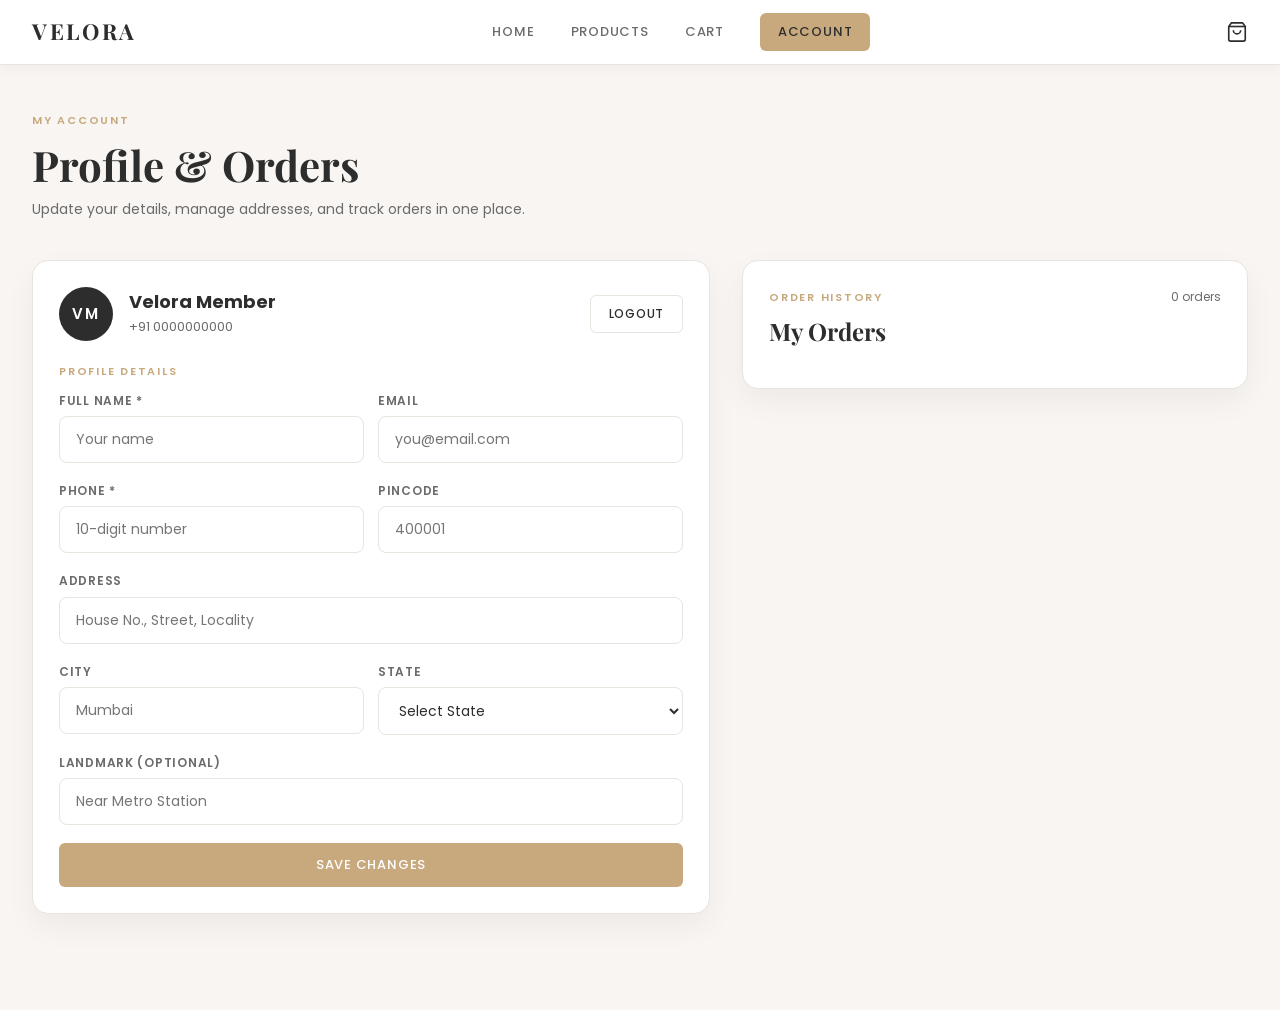
<file: profile.html>
﻿<!doctype html>
<html lang="en">
  <head>
    <meta charset="UTF-8" />
    <meta name="viewport" content="width=device-width,initial-scale=1.0" />
    <title>My Account &ndash; VELORA</title>
    <link
      href="https://fonts.googleapis.com/css2?family=Playfair+Display:ital,wght@0,400;0,600;0,700&family=Poppins:wght@300;400;500;600&display=swap"
      rel="stylesheet"
    />
    <style>
      *,
      *::before,
      *::after {
        box-sizing: border-box;
        margin: 0;
        padding: 0;
      }
      body {
        background: #f8f5f2;
        color: #2d2d2d;
        font-family: "Poppins", sans-serif;
        font-size: 15px;
        line-height: 1.6;
        -webkit-font-smoothing: antialiased;
      }
      a {
        color: inherit;
        text-decoration: none;
      }
      h1,
      h2,
      h3 {
        font-family: "Playfair Display", serif;
        line-height: 1.2;
      }
      .navbar {
        position: sticky;
        top: 0;
        z-index: 100;
        background: #fff;
        box-shadow:
          0 1px 0 #e8e4de,
          0 2px 16px rgba(0, 0, 0, 0.05);
        height: 64px;
        display: flex;
        align-items: center;
      }
      .nav-inner {
        max-width: 1280px;
        margin: 0 auto;
        width: 100%;
        padding: 0 32px;
        display: flex;
        align-items: center;
        justify-content: space-between;
      }
      .nav-logo {
        font-family: "Playfair Display", serif;
        font-size: 22px;
        font-weight: 700;
        letter-spacing: 0.12em;
      }
      .nav-links {
        display: flex;
        align-items: center;
        gap: 36px;
      }
      .nav-links a {
        font-size: 13px;
        font-weight: 500;
        letter-spacing: 0.06em;
        text-transform: uppercase;
        color: #6b6b6b;
        transition: color 0.2s;
      }
      .nav-links a:hover,
      .nav-links a.active {
        color: #2d2d2d;
      }
      .cart-wrap {
        position: relative;
        display: inline-flex;
        align-items: center;
      }
      .cart-badge {
        position: absolute;
        top: -8px;
        right: -10px;
        background: #c8a97e;
        color: #fff;
        font-size: 10px;
        font-weight: 700;
        width: 18px;
        height: 18px;
        border-radius: 50%;
        display: none;
        align-items: center;
        justify-content: center;
      }
      .hamburger {
        display: none;
        background: none;
        border: none;
        cursor: pointer;
        padding: 4px;
      }
      .hamburger span {
        display: block;
        width: 24px;
        height: 2px;
        background: #2d2d2d;
        margin: 5px 0;
      }
      .mobile-menu {
        display: none;
        flex-direction: column;
        position: absolute;
        top: 64px;
        left: 0;
        right: 0;
        background: #fff;
        border-top: 1px solid #e8e4de;
        padding: 16px 32px 24px;
        box-shadow: 0 8px 24px rgba(0, 0, 0, 0.08);
        z-index: 99;
      }
      .mobile-menu.open {
        display: flex;
      }
      .mobile-menu a {
        padding: 12px 0;
        border-bottom: 1px solid #e8e4de;
        font-size: 14px;
        font-weight: 500;
        color: #2d2d2d;
      }
      .mobile-menu a:last-child {
        border: none;
      }
      .btn {
        display: inline-flex;
        align-items: center;
        justify-content: center;
        padding: 12px 28px;
        background: #c8a97e;
        color: #fff;
        border: none;
        border-radius: 6px;
        font-family: "Poppins", sans-serif;
        font-size: 13px;
        font-weight: 500;
        letter-spacing: 0.06em;
        text-transform: uppercase;
        cursor: pointer;
        transition:
          background 0.2s,
          transform 0.15s,
          box-shadow 0.2s;
      }
      .btn:hover {
        background: #b89666;
        transform: translateY(-1px);
        box-shadow: 0 6px 20px rgba(200, 169, 126, 0.32);
      }
      .btn-outline {
        background: transparent;
        color: #2d2d2d;
        border: 1.5px solid #e8e4de;
      }
      .btn-outline:hover {
        background: #f8f5f2;
        border-color: #c8a97e;
        color: #c8a97e;
        box-shadow: none;
      }
      .btn-sm {
        padding: 9px 18px;
        font-size: 12px;
      }
      .section-label {
        font-size: 11px;
        font-weight: 600;
        letter-spacing: 0.16em;
        text-transform: uppercase;
        color: #c8a97e;
        margin-bottom: 10px;
      }
      .account-page {
        max-width: 1280px;
        margin: 0 auto;
        padding: 48px 32px 96px;
      }
      .account-page h1 {
        font-size: clamp(28px, 4vw, 42px);
        margin-bottom: 8px;
      }
      .account-sub {
        color: #6b6b6b;
        font-size: 14px;
        margin-bottom: 40px;
      }
      .account-grid {
        display: grid;
        grid-template-columns: 1fr 1.2fr;
        gap: 32px;
        align-items: start;
      }
      .card {
        background: #fff;
        border: 1px solid #e8e4de;
        border-radius: 16px;
        padding: 26px;
        box-shadow: 0 12px 30px rgba(0, 0, 0, 0.05);
      }
      .profile-head {
        display: flex;
        align-items: center;
        gap: 16px;
        margin-bottom: 22px;
      }
      .avatar {
        width: 54px;
        height: 54px;
        border-radius: 50%;
        background: #2d2d2d;
        color: #fff;
        font-weight: 600;
        display: flex;
        align-items: center;
        justify-content: center;
        letter-spacing: 0.12em;
      }
      .profile-info h3 {
        font-family: "Poppins", sans-serif;
        font-size: 18px;
        margin-bottom: 4px;
      }
      .profile-meta {
        font-size: 13px;
        color: #6b6b6b;
      }
      .profile-actions {
        margin-left: auto;
      }
      .form-group {
        display: flex;
        flex-direction: column;
        gap: 6px;
        margin-bottom: 18px;
      }
      .form-group label {
        font-size: 12px;
        font-weight: 600;
        letter-spacing: 0.06em;
        text-transform: uppercase;
        color: #6b6b6b;
      }
      .form-group input,
      .form-group select {
        padding: 12px 16px;
        border: 1.5px solid #e8e4de;
        border-radius: 8px;
        background: #fff;
        color: #2d2d2d;
        font-family: "Poppins", sans-serif;
        font-size: 14px;
        outline: none;
        transition:
          border-color 0.2s,
          box-shadow 0.2s;
      }
      .form-group input:focus,
      .form-group select:focus {
        border-color: #c8a97e;
        box-shadow: 0 0 0 3px rgba(200, 169, 126, 0.15);
      }
      .form-row {
        display: grid;
        grid-template-columns: 1fr 1fr;
        gap: 14px;
      }
      .orders-head {
        display: flex;
        align-items: baseline;
        justify-content: space-between;
        margin-bottom: 16px;
      }
      .orders-count {
        font-size: 12px;
        color: #6b6b6b;
      }
      .order-card {
        border: 1px solid #e8e4de;
        border-radius: 14px;
        padding: 18px;
        margin-bottom: 16px;
        background: #fff;
      }
      .order-card.open {
        box-shadow: 0 10px 28px rgba(0, 0, 0, 0.08);
      }
      .order-head {
        display: flex;
        align-items: center;
        justify-content: space-between;
        gap: 14px;
      }
      .order-id {
        font-weight: 600;
        font-size: 15px;
      }
      .order-date {
        font-size: 12px;
        color: #6b6b6b;
        margin-top: 2px;
      }
      .order-meta {
        font-size: 13px;
        color: #6b6b6b;
        margin: 10px 0 14px;
      }
      .status-chip {
        padding: 6px 12px;
        border-radius: 999px;
        font-size: 11px;
        font-weight: 600;
        letter-spacing: 0.06em;
        text-transform: uppercase;
      }
      .status-processing {
        background: rgba(200, 169, 126, 0.15);
        color: #b3833f;
      }
      .status-packed {
        background: rgba(52, 152, 219, 0.15);
        color: #2c82c9;
      }
      .status-shipped {
        background: rgba(39, 174, 96, 0.15);
        color: #1d8f54;
      }
      .status-delivered {
        background: rgba(46, 204, 113, 0.18);
        color: #1f8f57;
      }
      .order-actions {
        display: flex;
        justify-content: flex-end;
        margin-bottom: 8px;
      }
      .order-details {
        display: none;
        border-top: 1px solid #e8e4de;
        padding-top: 16px;
      }
      .order-card.open .order-details {
        display: block;
      }
      .detail-grid {
        display: grid;
        grid-template-columns: 1fr 1fr;
        gap: 16px;
        margin-bottom: 16px;
      }
      .detail-block h4 {
        font-family: "Poppins", sans-serif;
        font-size: 12px;
        font-weight: 600;
        letter-spacing: 0.12em;
        text-transform: uppercase;
        color: #6b6b6b;
        margin-bottom: 8px;
      }
      .detail-block p {
        font-size: 13px;
        color: #2d2d2d;
        margin-bottom: 4px;
      }
      .items-list {
        display: grid;
        gap: 10px;
      }
      .item-row {
        display: grid;
        grid-template-columns: 56px 1fr auto;
        gap: 12px;
        align-items: center;
        border: 1px solid #e8e4de;
        border-radius: 10px;
        padding: 10px 12px;
        background: #faf9f7;
      }
      .item-row img {
        width: 56px;
        height: 72px;
        border-radius: 8px;
        object-fit: cover;
      }
      .item-name {
        font-size: 13px;
        font-weight: 500;
      }
      .item-meta {
        font-size: 11px;
        color: #6b6b6b;
      }
      .item-price {
        font-weight: 600;
        font-size: 13px;
      }
      .totals {
        margin-top: 14px;
        border-top: 1px solid #e8e4de;
        padding-top: 12px;
      }
      .sum-row {
        display: flex;
        justify-content: space-between;
        font-size: 13px;
        color: #6b6b6b;
        margin-bottom: 8px;
      }
      .sum-row.total {
        font-size: 15px;
        font-weight: 700;
        color: #2d2d2d;
      }
      .status-track {
        margin-top: 16px;
        border-left: 2px solid #e8e4de;
        padding-left: 16px;
      }
      .status-step {
        position: relative;
        margin-bottom: 12px;
      }
      .status-step::before {
        content: "";
        position: absolute;
        left: -22px;
        top: 4px;
        width: 10px;
        height: 10px;
        border-radius: 50%;
        background: #e8e4de;
      }
      .status-step.done::before {
        background: #27ae60;
      }
      .status-step.active::before {
        background: #c8a97e;
      }
      .status-step span {
        font-size: 12px;
        color: #6b6b6b;
        display: block;
      }
      .empty-orders {
        text-align: center;
        padding: 48px 20px;
        border: 1px dashed #e8e4de;
        border-radius: 14px;
        color: #6b6b6b;
      }
      @media (max-width: 980px) {
        .account-grid {
          grid-template-columns: 1fr;
        }
      }
      @media (max-width: 640px) {
        .account-page {
          padding: 32px 20px 64px;
        }
        .form-row,
        .detail-grid {
          grid-template-columns: 1fr;
        }
        .nav-inner {
          padding: 0 20px;
        }
        .nav-links {
          display: none;
        }
        .hamburger {
          display: block;
        }
      }
    </style>
  </head>
  <body>
    <nav class="navbar">
      <div class="nav-inner">
        <a href="index.html" class="nav-logo">VELORA</a>
        <div class="nav-links">
          <a href="index.html">Home</a>
          <a href="products.html">Products</a>
          <a href="cart.html" style="position: relative"
            >Cart<span
              class="cart-badge"
              style="position: absolute; top: -8px; right: -16px"
              >0</span
            ></a
          >
          <a href="profile.html" class="btn btn-sm active" id="authLink"
            >Account</a
          >
        </div>
        <div style="display: flex; align-items: center; gap: 16px">
          <a href="cart.html" class="cart-wrap">
            <svg
              width="22"
              height="22"
              viewBox="0 0 24 24"
              fill="none"
              stroke="#2D2D2D"
              stroke-width="1.8"
            >
              <path d="M6 2L3 6v14a2 2 0 002 2h14a2 2 0 002-2V6l-3-4z" />
              <line x1="3" y1="6" x2="21" y2="6" />
              <path d="M16 10a4 4 0 01-8 0" />
            </svg>
            <span class="cart-badge">0</span>
          </a>
          <button class="hamburger" id="menuToggle">
            <span></span><span></span><span></span>
          </button>
        </div>
      </div>
      <div class="mobile-menu" id="mobileMenu">
        <a href="index.html">Home</a><a href="products.html">Products</a
        ><a href="cart.html">Cart</a><a href="profile.html" id="mobileAuthLink"
          >Account</a
        >
      </div>
    </nav>

    <main class="account-page">
      <div class="section-label">My Account</div>
      <h1>Profile &amp; Orders</h1>
      <p class="account-sub">
        Update your details, manage addresses, and track orders in one place.
      </p>
      <div class="account-grid">
        <section class="card">
          <div class="profile-head">
            <div class="avatar" id="profileAvatar">VM</div>
            <div class="profile-info">
              <h3 id="profileName">Velora Member</h3>
              <div class="profile-meta" id="profileMeta">+91 0000000000</div>
            </div>
            <div class="profile-actions">
              <button class="btn btn-sm btn-outline" onclick="logout()">
                Logout
              </button>
            </div>
          </div>
          <div class="section-label">Profile Details</div>
          <div class="form-row">
            <div class="form-group">
              <label>Full Name *</label>
              <input type="text" id="fullName" placeholder="Your name" />
            </div>
            <div class="form-group">
              <label>Email</label>
              <input type="email" id="email" placeholder="you@email.com" />
            </div>
          </div>
          <div class="form-row">
            <div class="form-group">
              <label>Phone *</label>
              <input
                type="tel"
                id="phone"
                placeholder="10-digit number"
                maxlength="10"
              />
            </div>
            <div class="form-group">
              <label>Pincode</label>
              <input type="text" id="pincode" placeholder="400001" />
            </div>
          </div>
          <div class="form-group">
            <label>Address</label>
            <input
              type="text"
              id="address"
              placeholder="House No., Street, Locality"
            />
          </div>
          <div class="form-row">
            <div class="form-group">
              <label>City</label>
              <input type="text" id="city" placeholder="Mumbai" />
            </div>
            <div class="form-group">
              <label>State</label>
              <select id="state">
                <option value="">Select State</option>
                <option>Maharashtra</option>
                <option>Delhi</option>
                <option>Karnataka</option>
                <option>Tamil Nadu</option>
                <option>Gujarat</option>
                <option>Rajasthan</option>
                <option>West Bengal</option>
                <option>Uttar Pradesh</option>
                <option>Telangana</option>
                <option>Kerala</option>
                <option>Punjab</option>
              </select>
            </div>
          </div>
          <div class="form-group">
            <label>Landmark (Optional)</label>
            <input
              type="text"
              id="landmark"
              placeholder="Near Metro Station"
            />
          </div>
          <button class="btn" style="width: 100%" onclick="saveProfile()">
            Save Changes
          </button>
        </section>

        <section class="card">
          <div class="orders-head">
            <div>
              <div class="section-label">Order History</div>
              <h2 style="font-size: 24px">My Orders</h2>
            </div>
            <div class="orders-count" id="ordersCount">0 orders</div>
          </div>
          <div id="ordersList"></div>
        </section>
      </div>
    </main>

    <script>
      function getCart() {
        return JSON.parse(localStorage.getItem("velora_cart") || "[]");
      }
      function updateBadge() {
        var n = getCart().reduce(function (s, i) {
          return s + i.qty;
        }, 0);
        document.querySelectorAll(".cart-badge").forEach(function (el) {
          el.textContent = n;
          el.style.display = n > 0 ? "flex" : "none";
        });
      }
      function toast(msg) {
        var e = document.querySelector(".v-toast");
        if (e) e.remove();
        var t = document.createElement("div");
        t.className = "v-toast";
        t.innerHTML = "&#10003; " + msg;
        t.style.cssText =
          "position:fixed;bottom:32px;right:32px;z-index:9999;background:#2D2D2D;color:#fff;padding:14px 22px;border-radius:8px;font-family:Poppins,sans-serif;font-size:14px;display:flex;align-items:center;gap:10px;box-shadow:0 8px 32px rgba(0,0,0,.18)";
        document.body.appendChild(t);
        setTimeout(function () {
          t.style.opacity = "0";
          t.style.transition = "opacity .3s";
          setTimeout(function () {
            t.remove();
          }, 300);
        }, 2500);
      }
      function getUser() {
        try {
          return JSON.parse(localStorage.getItem("velora_user") || "{}");
        } catch (e) {
          return {};
        }
      }
      function getProfile() {
        try {
          return JSON.parse(localStorage.getItem("velora_profile") || "null");
        } catch (e) {
          return null;
        }
      }
      function saveProfileData(profile) {
        localStorage.setItem("velora_profile", JSON.stringify(profile));
      }
      function getOrders() {
        try {
          return JSON.parse(localStorage.getItem("velora_orders") || "[]");
        } catch (e) {
          return [];
        }
      }
      function saveOrders(orders) {
        localStorage.setItem("velora_orders", JSON.stringify(orders));
      }
      function makeUid() {
        return "U-" + Math.floor(100000 + Math.random() * 900000);
      }
      function syncAuthLinks() {
        var user = getUser();
        var loggedIn = user && user.loggedIn;
        var link = document.getElementById("authLink");
        var mobile = document.getElementById("mobileAuthLink");
        if (!loggedIn) {
          if (link) {
            link.textContent = "Login";
            link.href = "login.html";
          }
          if (mobile) {
            mobile.textContent = "Login";
            mobile.href = "login.html";
          }
        }
      }
      var IMG_PLACEHOLDER =
        "data:image/svg+xml;charset=UTF-8," +
        encodeURIComponent(
          "<svg xmlns='http://www.w3.org/2000/svg' width='600' height='800' viewBox='0 0 600 800'><rect width='100%' height='100%' fill='#f2ece6'/><rect x='24' y='24' width='552' height='752' fill='none' stroke='#e0d9d1' stroke-width='2'/><text x='50%' y='50%' text-anchor='middle' fill='#b3a99c' font-family='Poppins, sans-serif' font-size='20'>Image unavailable</text></svg>"
        );
      function applyImageFallback(root) {
        var scope = root || document;
        var imgs = scope.querySelectorAll ? scope.querySelectorAll("img") : [];
        imgs.forEach(function (img) {
          if (img.dataset.fallbackApplied) return;
          img.dataset.fallbackApplied = "1";
          if (!img.getAttribute("src")) {
            img.src = IMG_PLACEHOLDER;
          }
          if (img.complete && img.naturalWidth === 0) {
            img.src = IMG_PLACEHOLDER;
          }
          img.addEventListener("error", function () {
            if (img.src !== IMG_PLACEHOLDER) img.src = IMG_PLACEHOLDER;
          });
        });
      }
      function initImageFallback() {
        applyImageFallback(document);
        if (!("MutationObserver" in window)) return;
        var obs = new MutationObserver(function (muts) {
          muts.forEach(function (m) {
            m.addedNodes.forEach(function (node) {
              if (node.nodeType !== 1) return;
              if (node.tagName === "IMG") {
                applyImageFallback(node.parentElement || document);
              } else {
                applyImageFallback(node);
              }
            });
          });
        });
        obs.observe(document.body, { childList: true, subtree: true });
      }
      function formatCurrency(amount) {
        return "&#8377;" + Number(amount || 0).toLocaleString("en-IN");
      }
      function formatDate(value) {
        if (!value) return "";
        var d = new Date(value);
        if (Number.isNaN(d.getTime())) return "";
        return d.toLocaleDateString("en-IN", {
          day: "2-digit",
          month: "short",
          year: "numeric",
        });
      }
      function addDays(date, days) {
        var d = new Date(date.getTime());
        d.setDate(d.getDate() + days);
        return d;
      }
      function normalizeTimeline(order) {
        if (order.timeline && order.timeline.length) return order.timeline;
        var base = order.createdAt ? new Date(order.createdAt) : new Date();
        return [
          { status: "Processing", at: base.toISOString() },
          { status: "Packed", at: addDays(base, 1).toISOString() },
          { status: "Shipped", at: addDays(base, 2).toISOString() },
          { status: "Delivered", at: addDays(base, 4).toISOString() },
        ];
      }
      function getCurrentStatus(timeline) {
        var now = Date.now();
        var current = timeline[0];
        timeline.forEach(function (step) {
          if (new Date(step.at).getTime() <= now) current = step;
        });
        return current.status;
      }
      function statusClass(status) {
        switch (status) {
          case "Packed":
            return "status-packed";
          case "Shipped":
            return "status-shipped";
          case "Delivered":
            return "status-delivered";
          default:
            return "status-processing";
        }
      }
      function buildStatusTrack(timeline) {
        var now = Date.now();
        var currentIndex = 0;
        timeline.forEach(function (step, idx) {
          if (new Date(step.at).getTime() <= now) currentIndex = idx;
        });
        return (
          '<div class="status-track">' +
          timeline
            .map(function (step, idx) {
              var cls = "";
              if (idx < currentIndex) cls = "done";
              else if (idx === currentIndex) cls = "active";
              return (
                '<div class="status-step ' +
                cls +
                '"><strong>' +
                step.status +
                '</strong><span>' +
                formatDate(step.at) +
                "</span></div>"
              );
            })
            .join("") +
          "</div>"
        );
      }
      function logout() {
        localStorage.removeItem("velora_user");
        toast("Logged out successfully");
        setTimeout(function () {
          location.href = "index.html";
        }, 800);
      }
      function applyProfile(profile) {
        document.getElementById("fullName").value = profile.name || "";
        document.getElementById("email").value = profile.email || "";
        document.getElementById("phone").value = profile.phone || "";
        document.getElementById("pincode").value = profile.pincode || "";
        document.getElementById("address").value = profile.address || "";
        document.getElementById("city").value = profile.city || "";
        document.getElementById("state").value = profile.state || "";
        document.getElementById("landmark").value = profile.landmark || "";
        document.getElementById("profileName").textContent =
          profile.name || "Velora Member";
        var meta = profile.email || profile.phone || "";
        document.getElementById("profileMeta").textContent = meta;
        var initials = (profile.name || "Velora Member")
          .split(" ")
          .filter(Boolean)
          .slice(0, 2)
          .map(function (p) {
            return p[0].toUpperCase();
          })
          .join("");
        document.getElementById("profileAvatar").textContent = initials || "VM";
      }
      function saveProfile() {
        var name = document.getElementById("fullName").value.trim();
        var email = document.getElementById("email").value.trim();
        var phone = document.getElementById("phone").value.trim();
        var pincode = document.getElementById("pincode").value.trim();
        var address = document.getElementById("address").value.trim();
        var city = document.getElementById("city").value.trim();
        var state = document.getElementById("state").value;
        var landmark = document.getElementById("landmark").value.trim();
        if (!name) {
          toast("Please enter your full name");
          return;
        }
        if (email && !/^\S+@\S+\.\S+$/.test(email)) {
          toast("Please enter a valid email");
          return;
        }
        if (!/^\d{10}$/.test(phone)) {
          toast("Please enter a valid 10-digit phone number");
          return;
        }
        if (pincode && !/^\d{6}$/.test(pincode)) {
          toast("Please enter a valid 6-digit pincode");
          return;
        }
        var user = getUser();
        var profile = getProfile() || {};
        if (!user.uid) {
          user.uid = profile.uid || makeUid();
        }
        profile.uid = user.uid;
        profile.name = name;
        profile.email = email;
        profile.phone = phone;
        profile.pincode = pincode;
        profile.address = address;
        profile.city = city;
        profile.state = state;
        profile.landmark = landmark;
        saveProfileData(profile);
        localStorage.setItem(
          "velora_user",
          JSON.stringify({
            loggedIn: true,
            uid: user.uid,
            phone: phone,
          })
        );
        var orders = getOrders();
        if (orders.length) {
          orders.forEach(function (order) {
            if (order.userId === user.uid) order.userPhone = phone;
          });
          saveOrders(orders);
        }
        applyProfile(profile);
        toast("Profile updated");
      }
      function renderOrders() {
        var user = getUser();
        var orders = getOrders();
        var visible = orders.filter(function (order) {
          if (user.uid && order.userId) return order.userId === user.uid;
          if (user.phone && order.userPhone) return order.userPhone === user.phone;
          return true;
        });
        var list = document.getElementById("ordersList");
        document.getElementById("ordersCount").textContent =
          visible.length + " order" + (visible.length !== 1 ? "s" : "");
        if (!visible.length) {
          list.innerHTML =
            '<div class="empty-orders">No orders yet. Start exploring the collection and place your first order.</div>';
          return;
        }
        var updated = false;
        list.innerHTML = visible
          .map(function (order, idx) {
            var timeline = normalizeTimeline(order);
            if (!order.timeline || order.timeline.length === 0) {
              order.timeline = timeline;
              updated = true;
            }
            var current = getCurrentStatus(timeline);
            var safeId = "order" + idx;
            var itemsCount = order.items
              ? order.items.reduce(function (s, i) {
                  return s + i.qty;
                }, 0)
              : 0;
            var itemSubtotal = order.items
              ? order.items.reduce(function (s, i) {
                  return s + i.price * i.qty;
                }, 0)
              : 0;
            var subtotal =
              order.totals && order.totals.subtotal !== undefined
                ? order.totals.subtotal
                : itemSubtotal;
            var shipping =
              order.totals && order.totals.shipping !== undefined
                ? order.totals.shipping
                : subtotal >= 2999
                  ? 0
                  : 149;
            var total =
              order.totals && order.totals.total !== undefined
                ? order.totals.total
                : subtotal + shipping;
            var paymentText = order.paymentMethod === "online"
              ? "Online Payment"
              : "Cash on Delivery";
            var address = order.shipping || {};
            return (
              '<div class="order-card" id="' +
              safeId +
              '" data-order-id="' +
              order.id +
              '">' +
              '<div class="order-head">' +
              '<div><div class="order-id">Order #' +
              order.id +
              '</div><div class="order-date">Placed on ' +
              formatDate(order.createdAt) +
              "</div></div>" +
              '<span class="status-chip ' +
              statusClass(current) +
              '">' +
              current +
              "</span></div>" +
              '<div class="order-meta">' +
              itemsCount +
              " item" +
              (itemsCount !== 1 ? "s" : "") +
              " &middot; " +
              formatCurrency(total) +
              "</div>" +
              '<div class="order-actions"><button class="btn btn-sm btn-outline" onclick="toggleOrder(\'' +
              safeId +
              '\')">View Details</button></div>' +
              '<div class="order-details">' +
              '<div class="detail-grid">' +
              '<div class="detail-block"><h4>Shipping</h4><p>' +
              (address.name || "") +
              "</p><p>" +
              (address.address || "") +
              "</p><p>" +
              [address.city, address.state, address.pincode]
                .filter(Boolean)
                .join(", ") +
              "</p><p>" +
              (address.phone || "") +
              "</p></div>" +
              '<div class="detail-block"><h4>Payment</h4><p>' +
              paymentText +
              "</p><p>Order Total: " +
              formatCurrency(total) +
              "</p></div>" +
              "</div>" +
              '<div class="items-list">' +
              (order.items || [])
                .map(function (item) {
                  return (
                    '<div class="item-row"><img src="' +
                    item.image +
                    '" alt="' +
                    item.name +
                    '"/><div><div class="item-name">' +
                    item.name +
                    '</div><div class="item-meta">Size: ' +
                    item.size +
                    " &middot; Qty: " +
                    item.qty +
                    "</div></div><div class="item-price">" +
                    formatCurrency(item.price * item.qty) +
                    "</div></div>"
                  );
                })
                .join("") +
              "</div>" +
              '<div class="totals">' +
              '<div class="sum-row"><span>Subtotal</span><span>' +
              formatCurrency(subtotal) +
              "</span></div>" +
              '<div class="sum-row"><span>Shipping</span><span>' +
              (shipping === 0 ? "Free" : formatCurrency(shipping)) +
              "</span></div>" +
              '<div class="sum-row total"><span>Total</span><span>' +
              formatCurrency(total) +
              "</span></div></div>" +
              buildStatusTrack(timeline) +
              "</div></div>"
            );
          })
          .join("");
        if (updated) saveOrders(orders);
        var openId = new URLSearchParams(location.search).get("order");
        if (openId) {
          var target = Array.from(document.querySelectorAll(".order-card")).find(
            function (card) {
              return card.dataset.orderId === openId;
            }
          );
          if (target) {
            target.classList.add("open");
            target.scrollIntoView({ behavior: "smooth", block: "center" });
          }
        }
      }
      function toggleOrder(id) {
        var el = document.getElementById(id);
        if (el) el.classList.toggle("open");
      }
      document
        .getElementById("menuToggle")
        .addEventListener("click", function () {
          document.getElementById("mobileMenu").classList.toggle("open");
        });
      updateBadge();
      syncAuthLinks();
      initImageFallback();
      var user = getUser();
      if (!user.loggedIn) {
        location.href = "login.html";
      } else {
        if (!user.uid) {
          user.uid = makeUid();
          localStorage.setItem("velora_user", JSON.stringify(user));
        }
        var profile = getProfile();
        if (!profile) {
          profile = {
            uid: user.uid,
            name: "Velora Member",
            email: "",
            phone: user.phone || "",
            address: "",
            city: "",
            state: "",
            pincode: "",
            landmark: "",
          };
          saveProfileData(profile);
        } else if (!profile.uid) {
          profile.uid = user.uid;
          saveProfileData(profile);
        }
        if (!profile.phone && user.phone) {
          profile.phone = user.phone;
          saveProfileData(profile);
        }
        applyProfile(profile);
        renderOrders();
      }
    </script>
  </body>
</html>
</file>
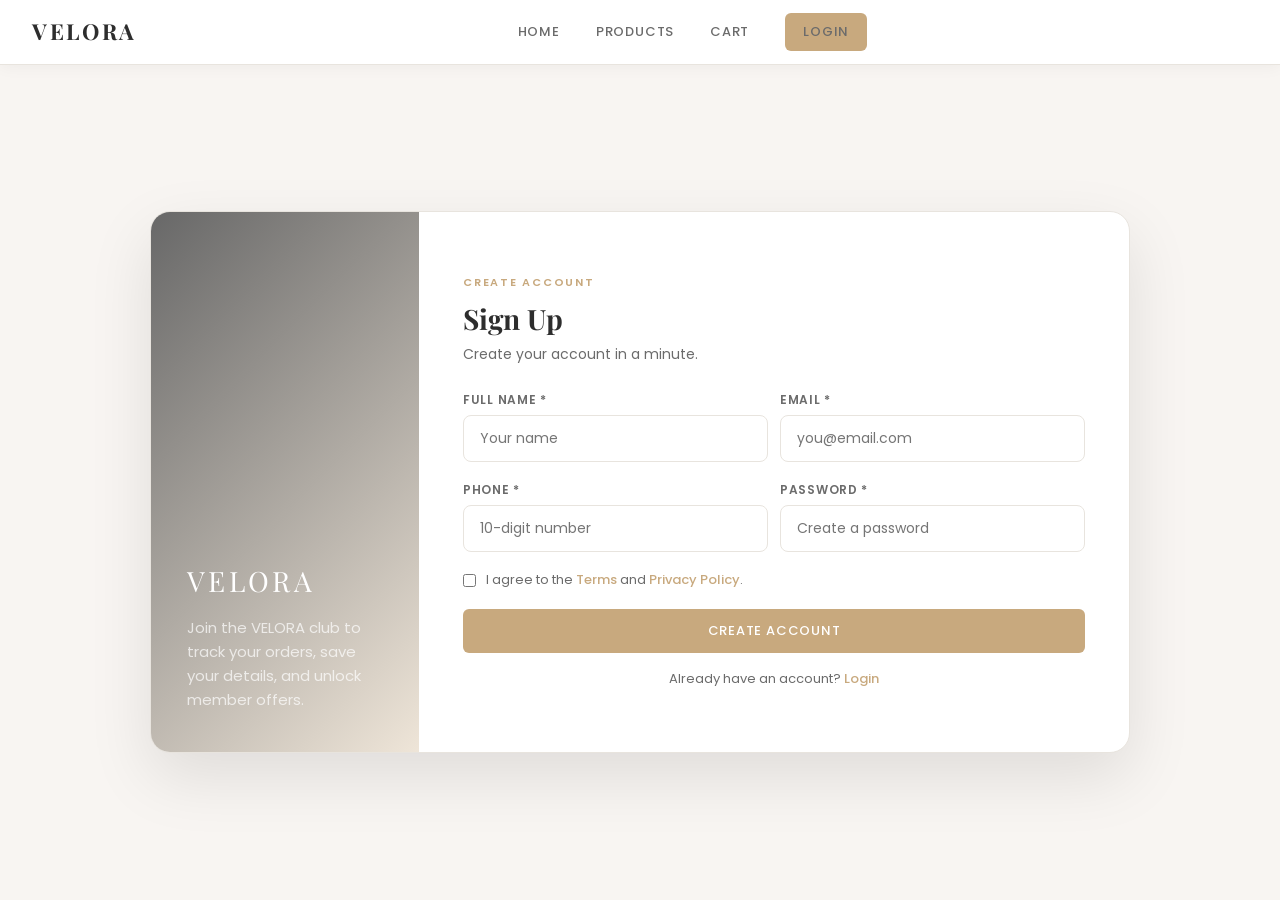
<file: register.html>
<!doctype html>
<html lang="en">
  <head>
    <meta charset="UTF-8" />
    <meta name="viewport" content="width=device-width,initial-scale=1.0" />
    <title>Register &ndash; VELORA</title>
    <link
      href="https://fonts.googleapis.com/css2?family=Playfair+Display:ital,wght@0,400;0,600;0,700&family=Poppins:wght@300;400;500;600&display=swap"
      rel="stylesheet"
    />
    <style>
      *,
      *::before,
      *::after {
        box-sizing: border-box;
        margin: 0;
        padding: 0;
      }
      body {
        background: #f8f5f2;
        color: #2d2d2d;
        font-family: "Poppins", sans-serif;
        font-size: 15px;
        line-height: 1.6;
        -webkit-font-smoothing: antialiased;
        min-height: 100vh;
      }
      a {
        color: inherit;
        text-decoration: none;
      }
      h1,
      h2,
      h3 {
        font-family: "Playfair Display", serif;
        line-height: 1.2;
      }
      .navbar {
        position: sticky;
        top: 0;
        z-index: 100;
        background: #fff;
        box-shadow:
          0 1px 0 #e8e4de,
          0 2px 16px rgba(0, 0, 0, 0.05);
        height: 64px;
        display: flex;
        align-items: center;
      }
      .nav-inner {
        max-width: 1280px;
        margin: 0 auto;
        width: 100%;
        padding: 0 32px;
        display: flex;
        align-items: center;
        justify-content: space-between;
      }
      .nav-logo {
        font-family: "Playfair Display", serif;
        font-size: 22px;
        font-weight: 700;
        letter-spacing: 0.12em;
      }
      .nav-links {
        display: flex;
        align-items: center;
        gap: 36px;
      }
      .nav-links a {
        font-size: 13px;
        font-weight: 500;
        letter-spacing: 0.06em;
        text-transform: uppercase;
        color: #6b6b6b;
        transition: color 0.2s;
      }
      .nav-links a:hover,
      .nav-links a.active {
        color: #2d2d2d;
      }
      .cart-wrap {
        position: relative;
        display: inline-flex;
        align-items: center;
      }
      .cart-badge {
        position: absolute;
        top: -8px;
        right: -10px;
        background: #c8a97e;
        color: #fff;
        font-size: 10px;
        font-weight: 700;
        width: 18px;
        height: 18px;
        border-radius: 50%;
        display: none;
        align-items: center;
        justify-content: center;
      }
      .hamburger {
        display: none;
        background: none;
        border: none;
        cursor: pointer;
        padding: 4px;
      }
      .hamburger span {
        display: block;
        width: 24px;
        height: 2px;
        background: #2d2d2d;
        margin: 5px 0;
      }
      .mobile-menu {
        display: none;
        flex-direction: column;
        position: absolute;
        top: 64px;
        left: 0;
        right: 0;
        background: #fff;
        border-top: 1px solid #e8e4de;
        padding: 16px 32px 24px;
        box-shadow: 0 8px 24px rgba(0, 0, 0, 0.08);
        z-index: 99;
      }
      .mobile-menu.open {
        display: flex;
      }
      .mobile-menu a {
        padding: 12px 0;
        border-bottom: 1px solid #e8e4de;
        font-size: 14px;
        font-weight: 500;
        color: #2d2d2d;
      }
      .mobile-menu a:last-child {
        border: none;
      }
      .btn {
        display: inline-flex;
        align-items: center;
        justify-content: center;
        padding: 12px 28px;
        background: #c8a97e;
        color: #fff;
        border: none;
        border-radius: 6px;
        font-family: "Poppins", sans-serif;
        font-size: 13px;
        font-weight: 500;
        letter-spacing: 0.06em;
        text-transform: uppercase;
        cursor: pointer;
        transition:
          background 0.2s,
          transform 0.15s,
          box-shadow 0.2s;
      }
      .btn:hover {
        background: #b89666;
        transform: translateY(-1px);
        box-shadow: 0 6px 20px rgba(200, 169, 126, 0.32);
      }
      .btn-outline {
        background: transparent;
        color: #2d2d2d;
        border: 1.5px solid #e8e4de;
      }
      .btn-outline:hover {
        background: #f8f5f2;
        border-color: #c8a97e;
        color: #c8a97e;
        box-shadow: none;
      }
      .btn-sm {
        padding: 9px 18px;
        font-size: 12px;
      }
      .section-label {
        font-size: 11px;
        font-weight: 600;
        letter-spacing: 0.16em;
        text-transform: uppercase;
        color: #c8a97e;
        margin-bottom: 10px;
      }
      .form-group {
        display: flex;
        flex-direction: column;
        gap: 6px;
        margin-bottom: 18px;
      }
      .form-group label {
        font-size: 12px;
        font-weight: 600;
        letter-spacing: 0.06em;
        text-transform: uppercase;
        color: #6b6b6b;
      }
      .form-group input {
        padding: 12px 16px;
        border: 1.5px solid #e8e4de;
        border-radius: 8px;
        background: #fff;
        color: #2d2d2d;
        font-family: "Poppins", sans-serif;
        font-size: 14px;
        outline: none;
        transition:
          border-color 0.2s,
          box-shadow 0.2s;
      }
      .form-group input:focus {
        border-color: #c8a97e;
        box-shadow: 0 0 0 3px rgba(200, 169, 126, 0.15);
      }
      .register-page {
        min-height: calc(100vh - 64px);
        display: flex;
        align-items: center;
        padding: 48px 20px;
      }
      .register-container {
        display: grid;
        grid-template-columns: 1fr 1fr;
        max-width: 980px;
        width: 100%;
        margin: 0 auto;
        background: #fff;
        border-radius: 20px;
        overflow: hidden;
        box-shadow: 0 24px 64px rgba(0, 0, 0, 0.1);
        border: 1px solid #e8e4de;
      }
      .register-visual {
        position: relative;
        min-height: 540px;
        background: url("https://images.unsplash.com/photo-1512436991641-6745cdb1723f?w=900&q=80")
          center/cover;
      }
      .vis-overlay {
        position: absolute;
        inset: 0;
        background: linear-gradient(
          135deg,
          rgba(45, 45, 45, 0.72),
          rgba(200, 169, 126, 0.3)
        );
      }
      .vis-content {
        position: absolute;
        bottom: 40px;
        left: 36px;
        right: 36px;
        color: #fff;
      }
      .vis-logo {
        font-family: "Playfair Display", serif;
        font-size: 28px;
        letter-spacing: 0.12em;
        margin-bottom: 12px;
      }
      .vis-content p {
        color: rgba(255, 255, 255, 0.7);
        font-size: 15px;
        line-height: 1.6;
      }
      .register-form-wrap {
        padding: 48px 44px;
        display: flex;
        flex-direction: column;
        justify-content: center;
      }
      .form-row {
        display: grid;
        grid-template-columns: 1fr 1fr;
        gap: 12px;
      }
      .terms-row {
        display: flex;
        align-items: flex-start;
        gap: 10px;
        margin-bottom: 18px;
        font-size: 13px;
        color: #6b6b6b;
      }
      .terms-row input {
        margin-top: 4px;
      }
      .helper-link {
        color: #c8a97e;
        font-weight: 500;
      }
      @media (max-width: 900px) {
        .register-container {
          grid-template-columns: 1fr;
        }
        .register-visual {
          display: none;
        }
      }
      @media (max-width: 768px) {
        .register-form-wrap {
          padding: 40px 28px;
        }
        .nav-inner {
          padding: 0 20px;
        }
        .nav-links {
          display: none;
        }
        .hamburger {
          display: block;
        }
      }
      @media (max-width: 520px) {
        .form-row {
          grid-template-columns: 1fr;
        }
      }
    </style>
  </head>
  <body>
    <nav class="navbar">
      <div class="nav-inner">
        <a href="index.html" class="nav-logo">VELORA</a>
        <div class="nav-links">
          <a href="index.html">Home</a>
          <a href="products.html">Products</a>
          <a href="cart.html" style="position: relative"
            >Cart<span
              class="cart-badge"
              style="position: absolute; top: -8px; right: -16px"
              >0</span
            ></a
          >
          <a href="login.html" class="btn btn-sm" id="authLink">Login</a>
        </div>
        <div style="display: flex; align-items: center; gap: 16px">
          <button class="hamburger" id="menuToggle">
            <span></span><span></span><span></span>
          </button>
        </div>
      </div>
      <div class="mobile-menu" id="mobileMenu">
        <a href="index.html">Home</a><a href="products.html">Products</a
        ><a href="cart.html">Cart</a
        ><a href="login.html" id="mobileAuthLink">Login</a>
      </div>
    </nav>

    <div class="register-page">
      <div class="register-container">
        <div class="register-visual">
          <div class="vis-overlay"></div>
          <div class="vis-content">
            <div class="vis-logo">VELORA</div>
            <p>
              Join the VELORA club to track your orders, save your details, and
              unlock member offers.
            </p>
          </div>
        </div>
        <div class="register-form-wrap">
          <div class="section-label">Create Account</div>
          <h2 style="font-size: 28px; margin-bottom: 8px">Sign Up</h2>
          <p style="color: #6b6b6b; font-size: 14px; margin-bottom: 24px">
            Create your account in a minute.
          </p>
          <div class="form-row">
            <div class="form-group">
              <label>Full Name *</label>
              <input type="text" id="regName" placeholder="Your name" />
            </div>
            <div class="form-group">
              <label>Email *</label>
              <input type="email" id="regEmail" placeholder="you@email.com" />
            </div>
          </div>
          <div class="form-row">
            <div class="form-group">
              <label>Phone *</label>
              <input
                type="tel"
                id="regPhone"
                placeholder="10-digit number"
                maxlength="10"
                inputmode="numeric"
              />
            </div>
            <div class="form-group">
              <label>Password *</label>
              <input
                type="password"
                id="regPass"
                placeholder="Create a password"
                minlength="6"
              />
            </div>
          </div>
          <div class="terms-row">
            <input type="checkbox" id="regTerms" />
            <label for="regTerms">
              I agree to the <span class="helper-link">Terms</span> and
              <span class="helper-link">Privacy Policy</span>.
            </label>
          </div>
          <button class="btn" style="width: 100%" onclick="createAccount()">
            Create Account
          </button>
          <div
            style="
              text-align: center;
              font-size: 13px;
              color: #6b6b6b;
              margin-top: 16px;
            "
          >
            Already have an account?
            <a href="login.html" class="helper-link">Login</a>
          </div>
        </div>
      </div>
    </div>

    <script>
      function getCart() {
        return JSON.parse(localStorage.getItem("velora_cart") || "[]");
      }
      function updateBadge() {
        var n = getCart().reduce(function (s, i) {
          return s + i.qty;
        }, 0);
        document.querySelectorAll(".cart-badge").forEach(function (el) {
          el.textContent = n;
          el.style.display = n > 0 ? "flex" : "none";
        });
      }
      function toast(msg) {
        var e = document.querySelector(".v-toast");
        if (e) e.remove();
        var t = document.createElement("div");
        t.className = "v-toast";
        t.innerHTML = "&#10003; " + msg;
        t.style.cssText =
          "position:fixed;bottom:32px;right:32px;z-index:9999;background:#2D2D2D;color:#fff;padding:14px 22px;border-radius:8px;font-family:Poppins,sans-serif;font-size:14px;display:flex;align-items:center;gap:10px;box-shadow:0 8px 32px rgba(0,0,0,.18)";
        document.body.appendChild(t);
        setTimeout(function () {
          t.style.opacity = "0";
          t.style.transition = "opacity .3s";
          setTimeout(function () {
            t.remove();
          }, 300);
        }, 2500);
      }
      function getUser() {
        try {
          return JSON.parse(localStorage.getItem("velora_user") || "{}");
        } catch (e) {
          return {};
        }
      }
      function getProfile() {
        try {
          return JSON.parse(localStorage.getItem("velora_profile") || "null");
        } catch (e) {
          return null;
        }
      }
      function saveProfileData(profile) {
        localStorage.setItem("velora_profile", JSON.stringify(profile));
      }
      function makeUid() {
        return "U-" + Math.floor(100000 + Math.random() * 900000);
      }
      function syncAuthLinks() {
        var user = getUser();
        var loggedIn = user && user.loggedIn;
        var link = document.getElementById("authLink");
        var mobile = document.getElementById("mobileAuthLink");
        if (loggedIn) {
          if (link) {
            link.textContent = "Account";
            link.href = "profile.html";
          }
          if (mobile) {
            mobile.textContent = "Account";
            mobile.href = "profile.html";
          }
        } else {
          if (link) {
            link.textContent = "Login";
            link.href = "login.html";
          }
          if (mobile) {
            mobile.textContent = "Login";
            mobile.href = "login.html";
          }
        }
      }
      function createAccount() {
        var name = document.getElementById("regName").value.trim();
        var email = document.getElementById("regEmail").value.trim();
        var phone = document.getElementById("regPhone").value.trim();
        var pass = document.getElementById("regPass").value.trim();
        var terms = document.getElementById("regTerms").checked;
        if (!name) {
          toast("Please enter your full name");
          return;
        }
        if (!/^\S+@\S+\.\S+$/.test(email)) {
          toast("Please enter a valid email");
          return;
        }
        if (!/^\d{10}$/.test(phone)) {
          toast("Please enter a valid 10-digit phone number");
          return;
        }
        if (pass.length < 6) {
          toast("Password must be at least 6 characters");
          return;
        }
        if (!terms) {
          toast("Please accept the terms to continue");
          return;
        }
        var uid = makeUid();
        var user = { loggedIn: true, uid: uid, phone: phone };
        localStorage.setItem("velora_user", JSON.stringify(user));
        var profile = getProfile() || {};
        profile.uid = uid;
        profile.name = name;
        profile.email = email;
        profile.phone = phone;
        profile.address = profile.address || "";
        profile.city = profile.city || "";
        profile.state = profile.state || "";
        profile.pincode = profile.pincode || "";
        profile.landmark = profile.landmark || "";
        saveProfileData(profile);
        toast("Account created! Redirecting...");
        setTimeout(function () {
          location.href = "profile.html";
        }, 1200);
      }
      document
        .getElementById("menuToggle")
        .addEventListener("click", function () {
          document.getElementById("mobileMenu").classList.toggle("open");
        });
      updateBadge();
      syncAuthLinks();
      if (getUser().loggedIn) {
        location.href = "profile.html";
      }
    </script>
  </body>
</html>
</file>
